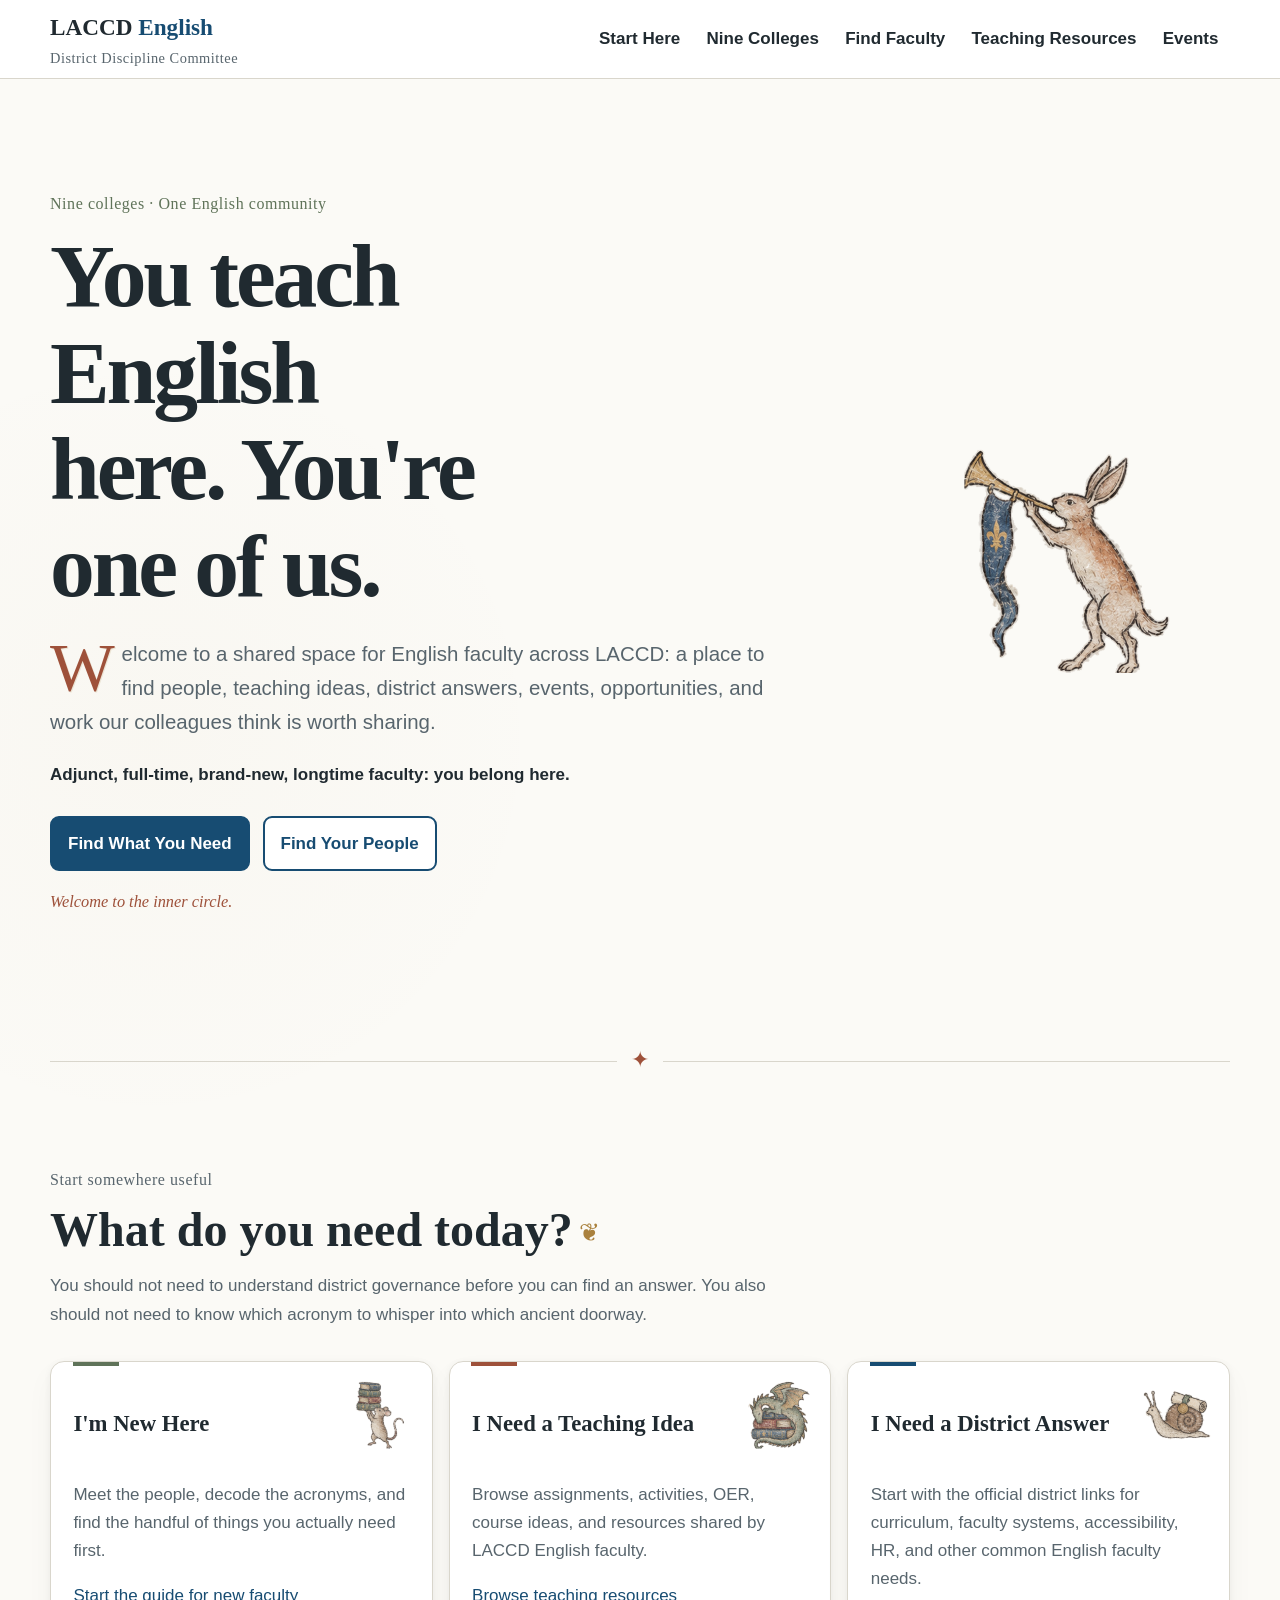
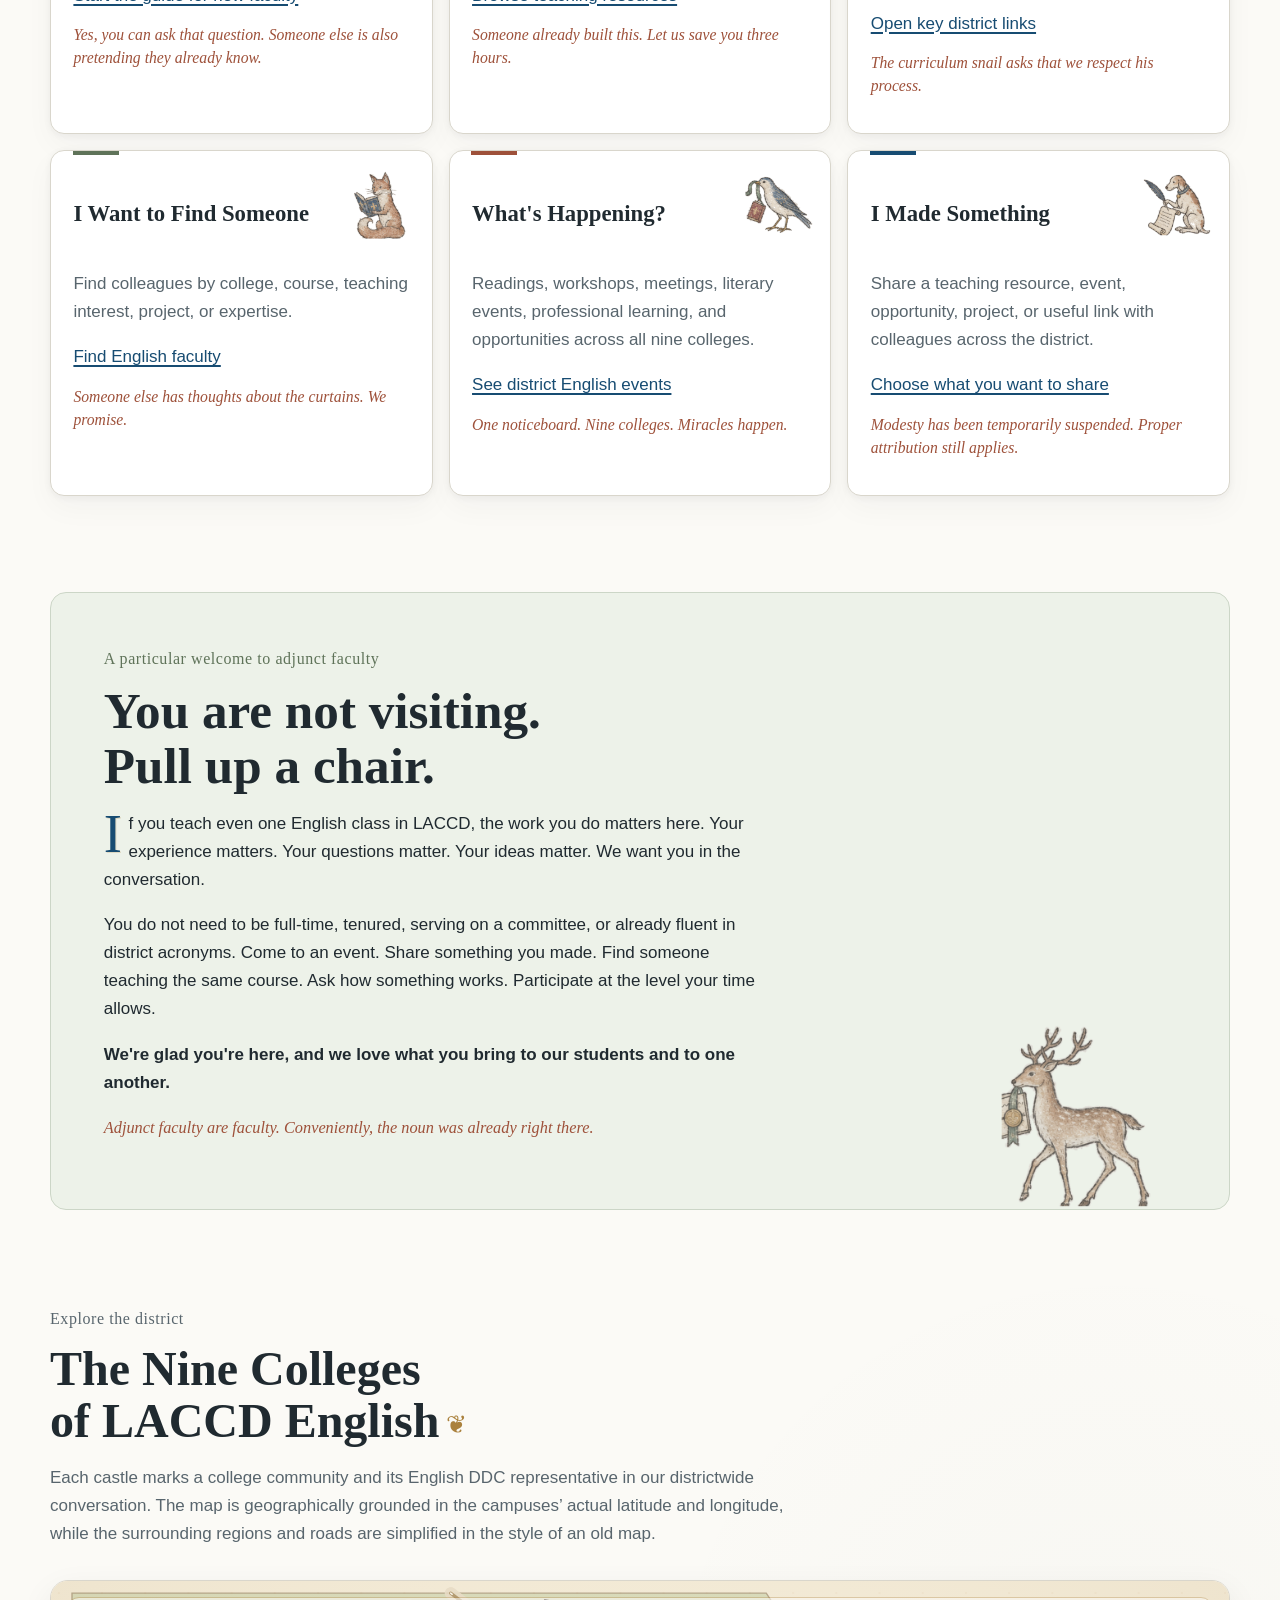
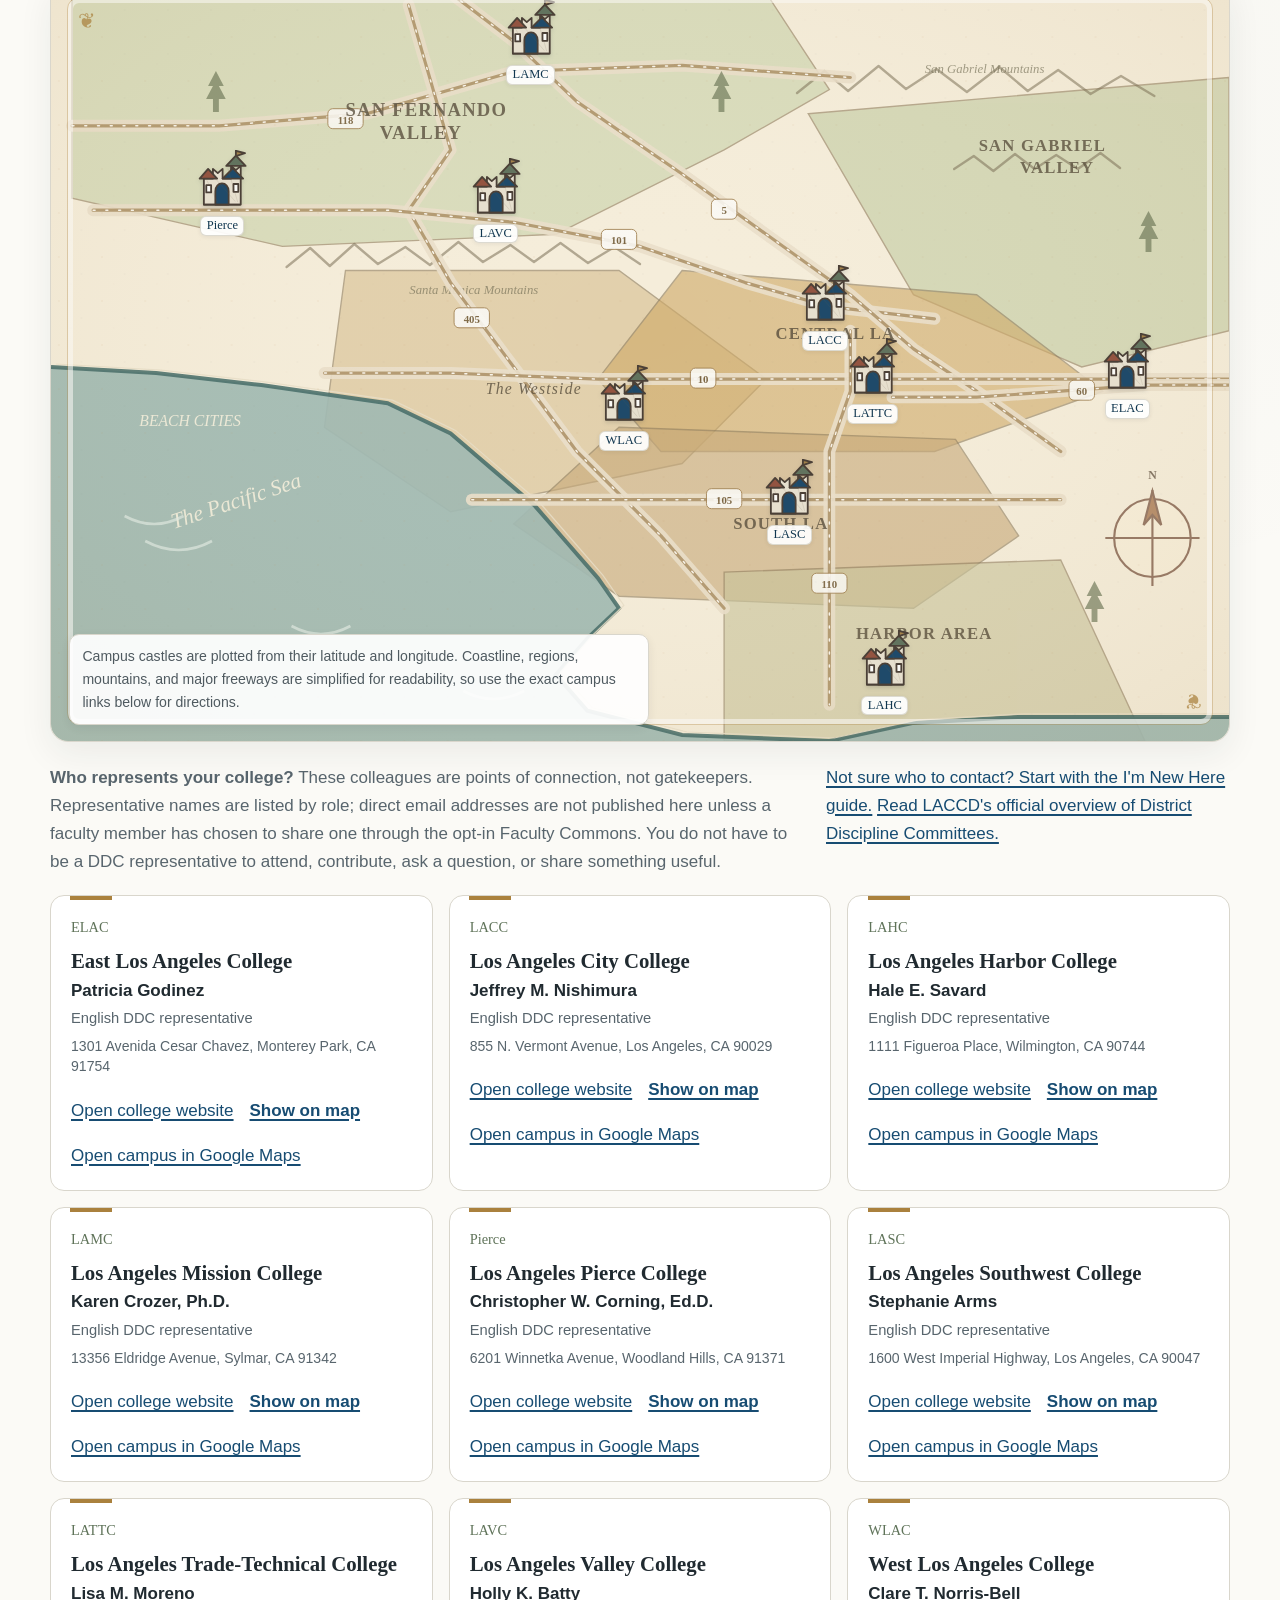
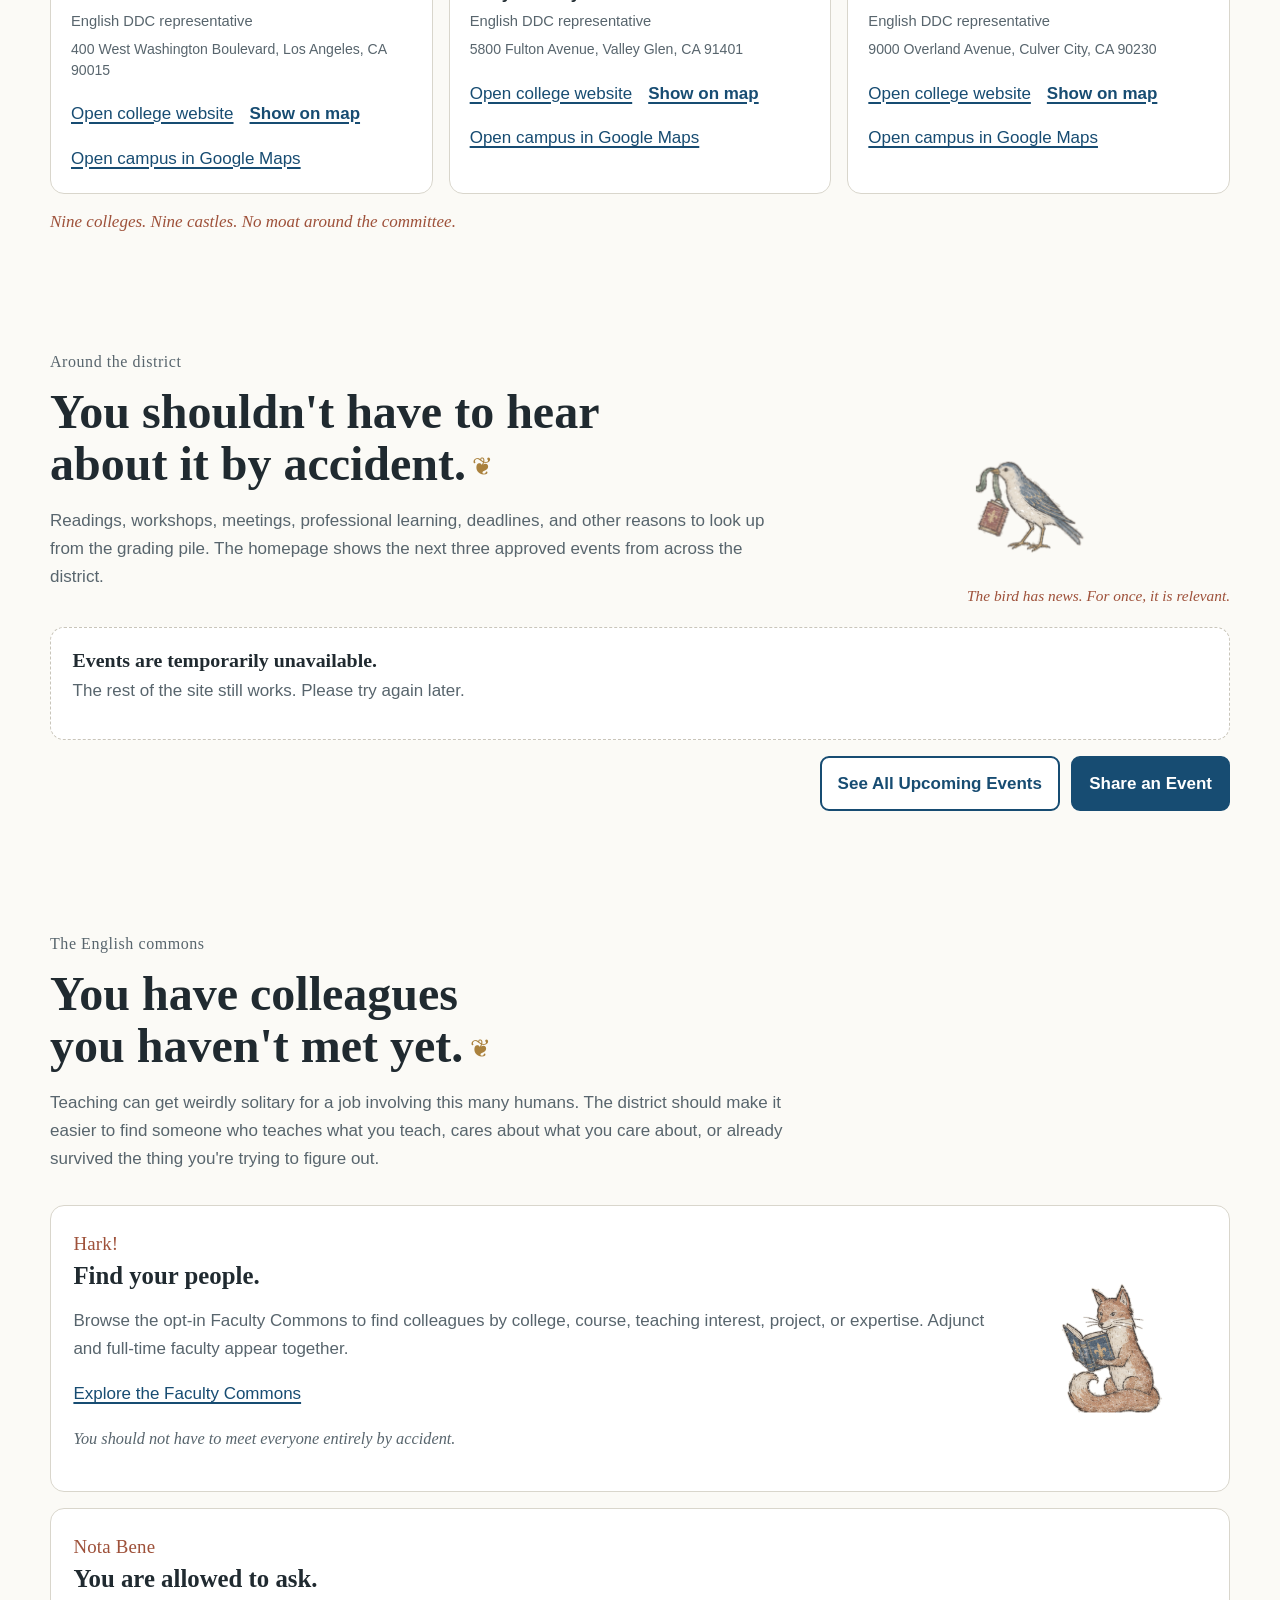
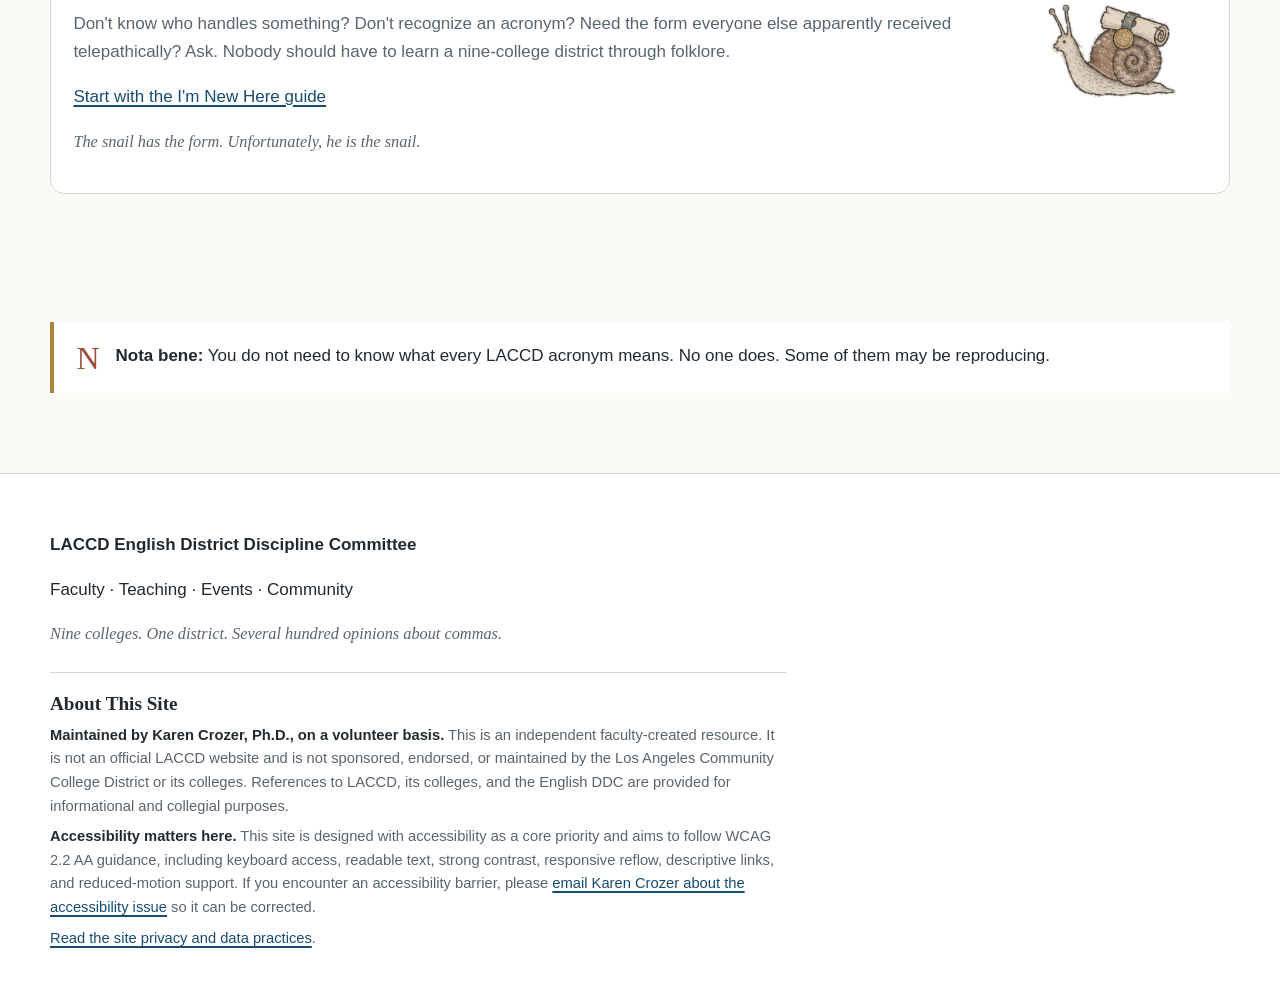
<file: index.html>
<!doctype html>
<html lang="en">
<head>
<meta charset="utf-8">
<meta name="viewport" content="width=device-width, initial-scale=1">

<meta name="referrer" content="no-referrer">
<title>LACCD English District Discipline Committee</title>
<meta name="description" content="A welcoming districtwide commons for LACCD English faculty: people, teaching ideas, events, district answers, and shared work.">
<link rel="icon" type="image/png" href="Englishfavicon.png">

<!-- Typography uses local/system font stacks only; no remote font request is required. -->
<style>
:root {
  --vellum: #fbfaf6;
  --paper: #ffffff;
  --ink: #202a30;
  --muted: #58656d;
  --blue: #174c72;
  --blue-dark: #10364f;
  --green: #5f7359;
  --green-soft: #edf2e9;
  --rust: #9e513a;
  --rust-soft: #f8eee9;
  --gold: #aa813d;
  --line: #d9d6cc;
  --focus: #005fcc;
  --body: "Aptos", "Segoe UI", Arial, sans-serif;
  --literary: "Iowan Old Style", "Palatino Linotype", Georgia, serif;
  --oldbook: "Iowan Old Style", "Palatino Linotype", Georgia, serif;
  --oldbook-sc: "Iowan Old Style", Georgia, serif;
  --medieval: "Old English Text MT", Georgia, serif;
  --welcome-initial: "Iowan Old Style", Georgia, serif;
}
* { box-sizing: border-box; }
html { scroll-behavior: smooth; }
body {
  margin: 0;
  color: var(--ink);
  background:
    radial-gradient(circle at 12% 10%, rgb(170 129 61 / .025), transparent 25rem),
    radial-gradient(circle at 87% 45%, rgb(96 116 90 / .025), transparent 30rem),
    var(--vellum);
  font-family: var(--body);
  font-size: 1.0625rem;
  line-height: 1.65;
}
a { color: var(--blue); text-decoration-thickness: .11em; text-underline-offset: .18em; }
a:hover { color: var(--blue-dark); }
a:focus-visible, button:focus-visible { outline: 3px solid var(--focus); outline-offset: 4px; border-radius: 5px; }
.skip-link { position: absolute; left: 1rem; top: -5rem; z-index: 1000; padding: .75rem 1rem; color: white; background: var(--blue-dark); }
.skip-link:focus { top: 0; }
.wrap { width: min(1180px, calc(100% - 2rem)); margin-inline: auto; }

.site-header { background: rgb(255 255 255 / .96); border-bottom: 1px solid var(--line); }
.header-inner { min-height: 78px; display: flex; align-items: center; justify-content: space-between; gap: 2rem; }
.brand { color: var(--ink); text-decoration: none; }
.brand-main { display: block; font-family: var(--literary); font-size: 1.45rem; font-weight: 750; }
.brand-main span { color: var(--blue); }
.brand-small { display: block; margin-top: .05rem; color: var(--muted); font-family: var(--oldbook-sc); font-size: .9rem; font-weight: 400; letter-spacing: .035em; }
nav ul { display: flex; flex-wrap: wrap; gap: .2rem; margin: 0; padding: 0; list-style: none; }
nav a { display: block; padding: .65rem .72rem; color: var(--ink); border-radius: 7px; font-weight: 750; text-decoration: none; }
nav a:hover { background: var(--green-soft); }

.hero { display: grid; grid-template-columns: minmax(0, 1.55fr) minmax(235px, .65fr); gap: clamp(2rem, 6vw, 5rem); align-items: center; padding-block: clamp(4rem, 9vw, 7rem); }
.eyebrow { margin: 0 0 .65rem; color: var(--green); font-family: var(--oldbook-sc); font-size: 1rem; font-weight: 400; letter-spacing: .035em; }
h1,h2,h3 { font-family: var(--literary); line-height: 1.08; text-wrap: balance; }
.section-intro h2::after { content: "  ❦"; color: var(--gold); font-family: var(--oldbook); font-size: .52em; font-weight: 400; vertical-align: .18em; }
.hero h1 em { color: var(--blue); font-family: var(--oldbook); font-style: normal; font-weight: 400; }
h1 { max-width: 12ch; margin: 0; font-size: clamp(3rem, 7vw, 5.7rem); letter-spacing: -.035em; }
.hero-lead { max-width: 63ch; margin-block: 1.4rem; color: var(--muted); font-size: clamp(1.1rem, 2vw, 1.28rem); }
.hero-belong { max-width: 62ch; font-weight: 800; }
.actions { display: flex; flex-wrap: wrap; gap: .8rem; margin-top: 1.7rem; }
.button { min-height: 48px; display: inline-flex; align-items: center; justify-content: center; padding: .72rem 1rem; border: 2px solid var(--blue); border-radius: 9px; font-weight: 800; text-decoration: none; }
.button.primary { color: white; background: var(--blue); }
.button.primary:hover { color: white; background: var(--blue-dark); }
.button.secondary { background: white; }
.marginal-note { margin-top: 1.2rem; color: var(--rust); font-family: var(--oldbook); font-size: 1.02rem; font-style: italic; line-height: 1.5; }
.hero-art { display: grid; place-items: center; min-height: 290px; }
.hero-art img { width: min(260px, 90%); height: auto; filter: saturate(.88) contrast(.96); }

.manuscript-rule { display: flex; align-items: center; gap: .85rem; margin-block: 0 3rem; color: var(--rust); }
.manuscript-rule::before,.manuscript-rule::after { content: ""; height: 1px; flex: 1; background: var(--line); }
.manuscript-rule span { font-family: var(--medieval); font-size: 1.35rem; }

.section { padding-block: 2.5rem 5rem; }
.section-intro { max-width: 740px; margin-bottom: 2rem; }
.section-intro h2 { margin: 0 0 .65rem; font-size: clamp(2rem, 4vw, 3rem); }
.section-intro p { color: var(--muted); }

.need-grid { display: grid; grid-template-columns: repeat(3, minmax(0, 1fr)); gap: 1rem; }
.need-card { position: relative; min-height: 260px; padding: 1.4rem 1.4rem 1.25rem; background: var(--paper); border: 1px solid var(--line); border-radius: 14px; box-shadow: 0 2px 7px rgb(32 42 48 / .05), 0 12px 30px rgb(32 42 48 / .035); overflow: hidden; }
.need-card::before { content: ""; position: absolute; top: 0; left: 1.35rem; width: 46px; height: 4px; background: var(--green); }
.need-card:nth-child(3n+2)::before { background: var(--rust); }
.need-card:nth-child(3n+3)::before { background: var(--blue); }
.need-card h3 { min-height: 78px; display: flex; align-items: center; margin: .1rem 0 .65rem; padding-right: 92px; font-size: 1.42rem; }
.need-card p { color: var(--muted); }
.card-art { position: absolute; top: .9rem; right: .8rem; width: 78px; height: 78px; object-fit: contain; opacity: .9; filter: saturate(.82) contrast(.96); }
.card-note { margin-top: .9rem; color: var(--rust) !important; font-family: var(--oldbook); font-size: .98rem; font-style: italic; line-height: 1.45; }

.belonging-panel { position: relative; margin-block: 1rem 5rem; padding: clamp(1.7rem, 5vw, 3.3rem); background: var(--green-soft); border: 1px solid #ccd6c7; border-radius: 16px; overflow: hidden; }
.belonging-panel h2 { max-width: 18ch; margin: 0 0 1rem; font-size: clamp(2.05rem, 4vw, 3.25rem); }
.belonging-panel p { max-width: 70ch; }
.belonging-panel .warm-line { font-weight: 800; }
.belonging-panel .panel-art { position: absolute; right: clamp(1rem, 4vw, 3rem); bottom: -12px; width: clamp(125px, 18vw, 210px); opacity: .78; filter: saturate(.74) contrast(.95); }
.belonging-panel .text-wrap { padding-right: clamp(0px, 22vw, 250px); }

.illuminated::first-letter { float: left; margin: .08em .12em 0 0; color: var(--blue); font-family: var(--medieval); font-size: 3.2em; line-height: .72; text-shadow: 1px 1px 0 rgb(170 129 61 / .22); }
.welcome-initial::first-letter { font-family: var(--welcome-initial); font-size: 3.35em; font-weight: 400; margin-right: .10em; color: var(--rust); text-shadow: 1px 1px 0 rgb(170 129 61 / .16); }
.medieval-label { display: inline-block; margin-bottom: .25rem; color: var(--rust); font-family: var(--medieval); font-size: 1.18rem; letter-spacing: .01em; }

.feature-row { display: grid; grid-template-columns: minmax(0, 1fr) 170px; gap: 2rem; align-items: center; padding: 1.4rem; background: white; border: 1px solid var(--line); border-radius: 14px; }
.feature-row + .feature-row { margin-top: 1rem; }
.feature-row img { width: 150px; max-height: 150px; object-fit: contain; opacity: .9; filter: saturate(.8) contrast(.96); }
.feature-row h3 { margin: 0 0 .5rem; font-size: 1.55rem; }
.feature-row p { color: var(--muted); }

.nota { display: flex; gap: 1rem; align-items: flex-start; margin-block: 3rem; padding: 1.2rem 1.4rem; background: white; border-left: 4px solid var(--gold); }
.nota-mark { flex: 0 0 auto; color: var(--rust); font-family: var(--medieval); font-size: 2rem; line-height: 1; }
.nota p { margin: 0; }

footer { margin-top: 5rem; background: white; border-top: 1px solid var(--line); }
.footer-inner { padding-block: 2.5rem; }
.footer-joke { color: var(--muted); font-family: var(--oldbook); font-size: 1.02rem; font-style: italic; }
.footer-notes { margin-top: 1.5rem; padding-top: 1.35rem; border-top: 1px solid var(--line); max-width: 78ch; }
.footer-notes h2 { margin: 0 0 .55rem; color: var(--ink); font-family: var(--literary); font-size: 1.2rem; }
.footer-notes p { margin: .45rem 0 0; color: var(--muted); font-size: .92rem; line-height: 1.6; }
.footer-notes strong { color: var(--ink); }



/* The Nine Colleges map and representative directory */
.map-section { padding-block: 1rem 5rem; }
.map-shell { position: relative; border: 1px solid var(--line); border-radius: 18px; overflow: hidden; background: #fbfaf6; box-shadow: 0 12px 34px rgb(32 42 48 / .07); }
.map-stage { position: relative; min-height: clamp(520px, 63.333vw, 760px); background: #f5edda url("assets/map/la-old-map.svg") center / 100% 100% no-repeat; }
.story-map { position: absolute; inset: 0; z-index: 2; }
.map-frame { position: absolute; inset: 16px; z-index: 3; pointer-events: none; border: 1px solid rgb(170 129 61 / .32); border-radius: 12px; box-shadow: inset 0 0 0 5px rgb(251 250 246 / .55); }
.map-frame::before,.map-frame::after { content: "❦"; position: absolute; color: var(--gold); font-family: var(--oldbook); font-size: 1.3rem; opacity: .72; }
.map-frame::before { top: 6px; left: 10px; }
.map-frame::after { right: 10px; bottom: 6px; transform: rotate(180deg); }
.map-note { position: absolute; z-index: 4; left: 1.1rem; bottom: 1rem; max-width: min(580px, calc(100% - 2.2rem)); margin: 0; padding: .6rem .8rem; color: #4f5a60; background: rgb(255 255 255 / .92); border: 1px solid var(--line); border-radius: 10px; font-size: .88rem; box-shadow: 0 3px 10px rgb(32 42 48 / .08); }
.castle-point { position: absolute; transform: translate(-50%, -50%); width: 84px; min-height: 98px; padding: 0; border: 0; background: transparent; color: var(--ink); cursor: pointer; text-align: center; }
.castle-point img { display: block; width: 58px; height: 68px; margin: 0 auto -2px; filter: drop-shadow(0 2px 2px rgb(32 42 48 / .16)) saturate(.82); transition: transform .16s ease; }
.castle-point span { display: inline-block; padding: .06rem .34rem; color: var(--blue-dark); background: rgb(255 255 255 / .92); border: 1px solid rgb(217 214 204 / .9); border-radius: 6px; font-family: var(--oldbook-sc); font-size: .78rem; line-height: 1.25; box-shadow: 0 1px 4px rgb(32 42 48 / .08); }
.castle-point:hover img,.castle-point:focus-visible img { transform: translateY(-4px) scale(1.05); }
.castle-point:focus-visible { outline: 3px solid var(--focus); outline-offset: 5px; border-radius: 9px; }
.map-popover { position: absolute; z-index: 6; width: min(330px, calc(100% - 2rem)); padding: 1rem; background: white; border: 1px solid var(--line); border-radius: 12px; box-shadow: 0 14px 34px rgb(32 42 48 / .18); }
.map-popover[hidden] { display: none; }
.map-popover h3 { margin: 0 0 .35rem; font-size: 1.2rem; }
.map-popover p { margin: .25rem 0; color: var(--muted); }
.map-popover .close-popover { position: absolute; top: .45rem; right: .5rem; width: 36px; height: 36px; border: 0; border-radius: 50%; background: #f3f3ef; color: var(--ink); font: inherit; font-size: 1.2rem; cursor: pointer; }
.map-popover .close-popover:hover { background: var(--green-soft); }

.rep-intro { margin-top: 1.35rem; display: flex; align-items: flex-start; justify-content: space-between; gap: 1rem; }
.rep-intro p { max-width: 760px; margin: 0; color: var(--muted); }
.rep-grid { display: grid; grid-template-columns: repeat(3, minmax(0, 1fr)); gap: 1rem; margin-top: 1.2rem; }
.rep-card { position: relative; padding: 1.25rem; background: white; border: 1px solid var(--line); border-radius: 14px; }
.rep-card::before { content: ""; position: absolute; top: 0; left: 1.2rem; width: 42px; height: 4px; background: var(--gold); }
.rep-card h3 { margin: .15rem 0 .25rem; font-size: 1.3rem; }
.rep-card .college-short { margin: 0 0 .65rem; color: var(--green); font-family: var(--oldbook-sc); font-size: .9rem; }
.rep-card .rep-name { margin: 0; color: var(--ink); font-weight: 800; }
.rep-card .rep-role { margin: .1rem 0 .35rem; color: var(--muted); font-size: .92rem; }
.rep-card .rep-address { margin: 0 0 .75rem; color: var(--muted); font-size: .88rem; line-height: 1.45; }
.rep-card .rep-actions { display: flex; flex-wrap: wrap; gap: .55rem .8rem; align-items: center; }
.rep-card button { min-height: 44px; display: inline-flex; align-items: center; padding: .35rem .2rem; border: 0; background: none; color: var(--blue); font: inherit; font-weight: 700; text-decoration: underline; text-decoration-thickness: .11em; text-underline-offset: .18em; cursor: pointer; }
.rep-card button:hover { color: var(--blue-dark); }
.rep-card .no-email { color: var(--muted); font-size: .9rem; }
.map-joke { margin-top: .9rem; color: var(--rust); font-family: var(--oldbook); font-style: italic; }

@media (max-width: 900px) {
  .map-stage { min-height: 540px; }
  .rep-grid { grid-template-columns: repeat(2, minmax(0, 1fr)); }
}
@media (max-width: 620px) {
  .map-stage { min-height: 540px; }
  .castle-point { width: 72px; }
  .castle-point img { width: 50px; height: 59px; }
  .castle-point span { font-size: .7rem; }
  .rep-grid { grid-template-columns: 1fr; }
}

@media (max-width: 850px) {
  .header-inner { align-items: flex-start; flex-direction: column; padding-block: 1rem; }
  .hero { grid-template-columns: 1fr; }
  .hero-art { min-height: 190px; }
  .need-grid { grid-template-columns: 1fr; }
  .belonging-panel .panel-art { position: static; display: block; width: 135px; margin: 1rem auto 0; }
  .belonging-panel .text-wrap { padding-right: 0; }
  .feature-row { grid-template-columns: 1fr; }
  .feature-row img { width: 125px; }
}
@media (prefers-reduced-motion: reduce) { html { scroll-behavior: auto; } .castle-point img { transition: none; } .castle-point:hover img,.castle-point:focus-visible img { transform: none; } }

/* Decorative type is never used for navigation, buttons, instructions, or long passages. */
.oldbook { font-family: var(--oldbook); }
.oldbook-sc { font-family: var(--oldbook-sc); letter-spacing: .02em; }
.medieval-word { font-family: var(--medieval); font-weight: 700; }
</style>
<link rel="stylesheet" href="assets/css/events.css">
</head>
<body>
<a class="skip-link" href="#main">Skip to main content</a>
<header class="site-header">
  <div class="wrap header-inner">
    <a class="brand" href="index.html">
      <span class="brand-main">LACCD <span>English</span></span>
      <span class="brand-small">District Discipline Committee</span>
    </a>
    <nav aria-label="Main navigation">
      <ul>
        <li><a href="#start">Start Here</a></li>
        <li><a href="#the-nine">Nine Colleges</a></li>
        <li><a href="faculty.html">Find Faculty</a></li>
        <li><a href="resources.html">Teaching Resources</a></li>
        <li><a href="events.html">Events</a></li>
      </ul>
    </nav>
  </div>
</header>

<main id="main" class="wrap">
  <section class="hero" aria-labelledby="welcome-title">
    <div>
      <p class="eyebrow">Nine colleges · One English community</p>
      <h1 id="welcome-title">You teach English here. You're one of us.</h1>
      <p class="hero-lead illuminated welcome-initial">Welcome to a shared space for English faculty across LACCD: a place to find people, teaching ideas, district answers, events, opportunities, and work our colleagues think is worth sharing.</p>
      <p class="hero-belong">Adjunct, full-time, brand-new, longtime faculty: you belong here.</p>
      <div class="actions">
        <a class="button primary" href="#start">Find What You Need</a>
        <a class="button secondary" href="faculty.html">Find Your People</a>
      </div>
      <p class="marginal-note">Welcome to the inner circle.</p>
    </div>
    <div class="hero-art" aria-hidden="true">
      <img src="assets/marginalia/herald-rabbit-flipped.png" alt="">
    </div>
  </section>

  <div class="manuscript-rule" aria-hidden="true"><span>✦</span></div>

  <section id="start" class="section" aria-labelledby="need-title">
    <div class="section-intro">
      <p class="eyebrow">Start somewhere useful</p>
      <h2 id="need-title">What do you need today?</h2>
      <p>You should not need to understand district governance before you can find an answer. You also should not need to know which acronym to whisper into which ancient doorway.</p>
    </div>

    <div class="need-grid">
      <article class="need-card">
        <img class="card-art" src="assets/marginalia/scholar-mouse-flipped.png" alt="" aria-hidden="true">
        <h3>I'm New Here</h3>
        <p>Meet the people, decode the acronyms, and find the handful of things you actually need first.</p>
        <a href="new-faculty.html">Start the guide for new faculty</a>
        <p class="card-note">Yes, you can ask that question. Someone else is also pretending they already know.</p>
      </article>

      <article class="need-card" id="teaching">
        <img class="card-art" src="assets/marginalia/keeper-dragon-flipped.png" alt="" aria-hidden="true">
        <h3>I Need a Teaching Idea</h3>
        <p>Browse assignments, activities, OER, course ideas, and resources shared by LACCD English faculty.</p>
        <a href="resources.html">Browse teaching resources</a>
        <p class="card-note">Someone already built this. Let us save you three hours.</p>
      </article>

      <article class="need-card" id="district">
        <img class="card-art" src="assets/marginalia/messenger-snail-flipped.png" alt="" aria-hidden="true">
        <h3>I Need a District Answer</h3>
        <p>Start with the official district links for curriculum, faculty systems, accessibility, HR, and other common English faculty needs.</p>
        <a href="new-faculty.html#official">Open key district links</a>
        <p class="card-note">The curriculum snail asks that we respect his process.</p>
      </article>

      <article class="need-card">
        <img class="card-art" src="assets/marginalia/reader-fox-flipped.png" alt="" aria-hidden="true">
        <h3>I Want to Find Someone</h3>
        <p>Find colleagues by college, course, teaching interest, project, or expertise.</p>
        <a href="faculty.html">Find English faculty</a>
        <p class="card-note">Someone else has thoughts about the curtains. We promise.</p>
      </article>

      <article class="need-card">
        <img class="card-art" src="assets/marginalia/storyteller-bird-flipped.png" alt="" aria-hidden="true">
        <h3>What's Happening?</h3>
        <p>Readings, workshops, meetings, literary events, professional learning, and opportunities across all nine colleges.</p>
        <a href="events.html">See district English events</a>
        <p class="card-note">One noticeboard. Nine colleges. Miracles happen.</p>
      </article>

      <article class="need-card" id="share">
        <img class="card-art" src="assets/marginalia/scribe-dog-flipped.png" alt="" aria-hidden="true">
        <h3>I Made Something</h3>
        <p>Share a teaching resource, event, opportunity, project, or useful link with colleagues across the district.</p>
        <a href="resources.html#share">Choose what you want to share</a>
        <p class="card-note">Modesty has been temporarily suspended. Proper attribution still applies.</p>
      </article>
    </div>
  </section>

  <section class="belonging-panel" aria-labelledby="belong-title">
    <div class="text-wrap">
      <p class="eyebrow">A particular welcome to adjunct faculty</p>
      <h2 id="belong-title">You are not visiting. Pull up a chair.</h2>
      <p class="illuminated">If you teach even one English class in LACCD, the work you do matters here. Your experience matters. Your questions matter. Your ideas matter. We want you in the conversation.</p>
      <p>You do not need to be full-time, tenured, serving on a committee, or already fluent in district acronyms. Come to an event. Share something you made. Find someone teaching the same course. Ask how something works. Participate at the level your time allows.</p>
      <p class="warm-line">We're glad you're here, and we love what you bring to our students and to one another.</p>
      <p class="marginal-note">Adjunct faculty are faculty. Conveniently, the noun was already right there.</p>
    </div>
    <img class="panel-art" src="assets/marginalia/carrier-deer-flipped.png" alt="" aria-hidden="true">
  </section>

  <section id="the-nine" class="map-section" aria-labelledby="map-title">
    <div class="section-intro">
      <p class="eyebrow">Explore the district</p>
      <h2 id="map-title">The Nine Colleges of LACCD English</h2>
      <p>Each castle marks a college community and its English DDC representative in our districtwide conversation. The map is geographically grounded in the campuses’ actual latitude and longitude, while the surrounding regions and roads are simplified in the style of an old map.</p>
    </div>

    <div class="map-shell">
      <div class="map-stage" id="map-stage">
        <div class="story-map" id="story-map" aria-label="Illustrated map showing the nine LACCD colleges"></div>
        <div class="map-frame" aria-hidden="true"></div>
        <div class="map-popover" id="map-popover" hidden>
          <button class="close-popover" type="button" aria-label="Close college details">×</button>
          <div id="map-popover-content"></div>
        </div>
        <p class="map-note">Campus castles are plotted from their latitude and longitude. Coastline, regions, mountains, and major freeways are simplified for readability, so use the exact campus links below for directions.</p>
      </div>
    </div>

    <div class="rep-intro">
      <p><strong>Who represents your college?</strong> These colleagues are points of connection, not gatekeepers. Representative names are listed by role; direct email addresses are not published here unless a faculty member has chosen to share one through the opt-in Faculty Commons. You do not have to be a DDC representative to attend, contribute, ask a question, or share something useful.</p>
      <p><a href="new-faculty.html">Not sure who to contact? Start with the I'm New Here guide.</a> <a href="https://www.laccd.edu/governance/das/ddc" target="_blank" rel="noopener noreferrer">Read LACCD's official overview of District Discipline Committees.</a></p>
    </div>

    <div class="rep-grid" id="representative-directory" aria-label="English DDC representatives by college"></div>
    <p class="map-joke">Nine colleges. Nine castles. No moat around the committee.</p>
  </section>

  <section id="around-district" class="events-section" aria-labelledby="around-district-title">
    <div class="events-heading-row">
      <div class="section-intro">
        <p class="eyebrow">Around the district</p>
        <h2 id="around-district-title">You shouldn't have to hear about it by accident.</h2>
        <p>Readings, workshops, meetings, professional learning, deadlines, and other reasons to look up from the grading pile. The homepage shows the next three approved events from across the district.</p>
      </div>
      <div aria-hidden="true">
        <img class="event-bird" src="assets/marginalia/storyteller-bird-flipped.png" alt="">
        <p class="event-bird-note">The bird has news. For once, it is relevant.</p>
      </div>
    </div>

    <div class="events-list" data-events-list data-limit="3">
      <div class="event-empty">
        <h3>Loading upcoming events...</h3>
        <p>The bird is checking the noticeboard.</p>
      </div>
    </div>

    <div class="events-heading-actions event-more">
      <a class="button secondary" href="events.html">See All Upcoming Events</a>
      <a class="button primary" data-event-submit-link data-hide-when-unconfigured="true" href="https://docs.google.com/forms/d/e/1FAIpQLSdhQcGBi2odYj0Aj0pFjjPSua_aeKBdZKRg2Zn6iF6j57-1Ug/viewform" target="_blank" rel="noopener noreferrer">Share an Event</a>
    </div>
  </section>

  <section class="section" aria-labelledby="commons-title">
    <div class="section-intro">
      <p class="eyebrow">The English commons</p>
      <h2 id="commons-title">You have colleagues you haven't met yet.</h2>
      <p>Teaching can get weirdly solitary for a job involving this many humans. The district should make it easier to find someone who teaches what you teach, cares about what you care about, or already survived the thing you're trying to figure out.</p>
    </div>

    <div class="feature-row">
      <div>
        <span class="medieval-label" aria-hidden="true">Hark!</span>
        <h3>Find your people.</h3>
        <p>Browse the opt-in Faculty Commons to find colleagues by college, course, teaching interest, project, or expertise. Adjunct and full-time faculty appear together.</p>
        <a href="faculty.html">Explore the Faculty Commons</a>
        <p class="marginal-note">You should not have to meet everyone entirely by accident.</p>
      </div>
      <img src="assets/marginalia/reader-fox-flipped.png" alt="" aria-hidden="true">
    </div>

    <div class="feature-row">
      <div>
        <span class="medieval-label" aria-hidden="true">Nota Bene</span>
        <h3>You are allowed to ask.</h3>
        <p>Don't know who handles something? Don't recognize an acronym? Need the form everyone else apparently received telepathically? Ask. Nobody should have to learn a nine-college district through folklore.</p>
        <a href="new-faculty.html">Start with the I'm New Here guide</a>
        <p class="marginal-note">The snail has the form. Unfortunately, he is the snail.</p>
      </div>
      <img src="assets/marginalia/messenger-snail-flipped.png" alt="" aria-hidden="true">
    </div>
  </section>

  <aside class="nota" aria-label="A note about acronyms">
    <span class="nota-mark" aria-hidden="true">N</span>
    <p><strong>Nota bene:</strong> You do not need to know what every LACCD acronym means. No one does. Some of them may be reproducing.</p>
  </aside>
</main>

<footer>
  <div class="wrap footer-inner">
    <p><strong>LACCD English District Discipline Committee</strong></p>
    <p>Faculty · Teaching · Events · Community</p>
    <p class="footer-joke">Nine colleges. One district. Several hundred opinions about commas.</p>

    <section class="footer-notes" aria-labelledby="about-site-heading">
      <h2 id="about-site-heading">About This Site</h2>
      <p><strong>Maintained by Karen Crozer, Ph.D., on a volunteer basis.</strong> This is an independent faculty-created resource. It is not an official LACCD website and is not sponsored, endorsed, or maintained by the Los Angeles Community College District or its colleges. References to LACCD, its colleges, and the English DDC are provided for informational and collegial purposes.</p>
      <p><strong>Accessibility matters here.</strong> This site is designed with accessibility as a core priority and aims to follow WCAG 2.2 AA guidance, including keyboard access, readable text, strong contrast, responsive reflow, descriptive links, and reduced-motion support. If you encounter an accessibility barrier, please <a href="mailto:crozerkj@laccd.edu">email Karen Crozer about the accessibility issue</a> so it can be corrected.</p>
          <p><a href="privacy.html">Read the site privacy and data practices</a>.</p>
    </section>
  </div>
</footer>

<script src="config.js"></script>
<script src="assets/js/events.js"></script>
<script>
const colleges = [
  { id: "elac", short: "ELAC", name: "East Los Angeles College", rep: "Patricia Godinez", website: "https://www.elac.edu/", address: "1301 Avenida Cesar Chavez, Monterey Park, CA 91754", lat: 34.0327, lng: -118.1483 },
  { id: "lacc", short: "LACC", name: "Los Angeles City College", rep: "Jeffrey M. Nishimura", website: "https://www.lacc.edu/", address: "855 N. Vermont Avenue, Los Angeles, CA 90029", lat: 34.0889, lng: -118.2921 },
  { id: "lahc", short: "LAHC", name: "Los Angeles Harbor College", rep: "Hale E. Savard", website: "https://www.lahc.edu/", address: "1111 Figueroa Place, Wilmington, CA 90744", lat: 33.7828, lng: -118.2636 },
  { id: "lamc", short: "LAMC", name: "Los Angeles Mission College", rep: "Karen Crozer, Ph.D.", website: "https://www.lamission.edu/", address: "13356 Eldridge Avenue, Sylmar, CA 91342", lat: 34.3146, lng: -118.4320 },
  { id: "pierce", short: "Pierce", name: "Los Angeles Pierce College", rep: "Christopher W. Corning, Ed.D.", website: "https://www.lapc.edu/", address: "6201 Winnetka Avenue, Woodland Hills, CA 91371", lat: 34.1842, lng: -118.5785 },
  { id: "lasc", short: "LASC", name: "Los Angeles Southwest College", rep: "Stephanie Arms", website: "https://www.lasc.edu/", address: "1600 West Imperial Highway, Los Angeles, CA 90047", lat: 33.9281, lng: -118.3090 },
  { id: "lattc", short: "LATTC", name: "Los Angeles Trade-Technical College", rep: "Lisa M. Moreno", website: "https://www.lattc.edu/", address: "400 West Washington Boulevard, Los Angeles, CA 90015", lat: 34.0284, lng: -118.2694 },
  { id: "lavc", short: "LAVC", name: "Los Angeles Valley College", rep: "Holly K. Batty", website: "https://www.lavc.edu/", address: "5800 Fulton Avenue, Valley Glen, CA 91401", lat: 34.1780, lng: -118.4486 },
  { id: "wlac", short: "WLAC", name: "West Los Angeles College", rep: "Clare T. Norris-Bell", website: "https://www.wlac.edu/", address: "9000 Overland Avenue, Culver City, CA 90230", lat: 34.0058, lng: -118.3877 }
];

const storyMap = document.getElementById("story-map");
const popover = document.getElementById("map-popover");
const popoverContent = document.getElementById("map-popover-content");
const repDirectory = document.getElementById("representative-directory");
const latMin = 33.73, latMax = 34.36, lngMin = -118.66, lngMax = -118.10;
let lastMapTrigger = null;

function googleMapsUrl(college) {
  return "https://www.google.com/maps/search/?api=1&query=" + encodeURIComponent(college.address || college.name);
}

function mapPosition(college) {
  const x = ((college.lng - lngMin) / (lngMax - lngMin)) * 100 + (college.offsetX || 0);
  const y = (1 - ((college.lat - latMin) / (latMax - latMin))) * 100 + (college.offsetY || 0);
  return { x: Math.min(94, Math.max(6, x)), y: Math.min(91, Math.max(8, y)) };
}

function collegeDetailsHtml(college) {
  return `
    <h3>${college.name}</h3>
    <p><strong>English DDC representative:</strong> ${college.rep}</p>
    <p>${college.address}</p>
    <p><a href="${college.website}" target="_blank" rel="noopener noreferrer">Open the ${college.name} website</a></p>
    <p><a href="${googleMapsUrl(college)}" target="_blank" rel="noopener noreferrer">Open ${college.name} in Google Maps</a></p>`;
}

function showStoryPopover(college, button) {
  lastMapTrigger = button;
  popoverContent.innerHTML = collegeDetailsHtml(college);
  popover.hidden = false;
  const stage = document.getElementById("map-stage");
  const stageRect = stage.getBoundingClientRect();
  const buttonRect = button.getBoundingClientRect();
  const popWidth = Math.min(330, stageRect.width - 32);
  let left = buttonRect.left - stageRect.left + (buttonRect.width / 2) - (popWidth / 2);
  left = Math.max(16, Math.min(stageRect.width - popWidth - 16, left));
  let top = buttonRect.bottom - stageRect.top + 8;
  if (top + 225 > stageRect.height) top = Math.max(16, buttonRect.top - stageRect.top - 215);
  popover.style.left = left + "px";
  popover.style.top = top + "px";
  popover.querySelector(".close-popover").focus();
}

function renderStoryMap() {
  storyMap.innerHTML = "";
  colleges.forEach(college => {
    const pos = mapPosition(college);
    const button = document.createElement("button");
    button.type = "button";
    button.className = "castle-point";
    button.style.left = pos.x + "%";
    button.style.top = pos.y + "%";
    button.setAttribute("aria-label", `${college.name}. Representative: ${college.rep}. Show details.`);
    button.innerHTML = `<img src="assets/map/castle-marker.svg" alt=""><span>${college.short}</span>`;
    button.addEventListener("click", () => showStoryPopover(college, button));
    storyMap.appendChild(button);
  });
}

function renderDirectory() {
  repDirectory.innerHTML = colleges.map(college => {
    return `
      <article class="rep-card" id="rep-${college.id}">
        <p class="college-short">${college.short}</p>
        <h3>${college.name}</h3>
        <p class="rep-name">${college.rep}</p>
        <p class="rep-role">English DDC representative</p>
        <p class="rep-address">${college.address}</p>
        <div class="rep-actions">
          <a href="${college.website}" target="_blank" rel="noopener noreferrer">Open college website</a>
          <button type="button" data-show-college="${college.id}">Show on map</button>
          <a href="${googleMapsUrl(college)}" target="_blank" rel="noopener noreferrer">Open campus in Google Maps</a>
        </div>
      </article>`;
  }).join("");

  repDirectory.querySelectorAll("[data-show-college]").forEach(button => {
    button.addEventListener("click", () => focusCollege(button.dataset.showCollege));
  });
}

function focusCollege(id) {
  const college = colleges.find(item => item.id === id);
  if (!college) return;
  const buttons = [...document.querySelectorAll(".castle-point")];
  const index = colleges.findIndex(item => item.id === id);
  const mapButton = buttons[index];
  if (mapButton) {
    mapButton.scrollIntoView({ behavior: "smooth", block: "center" });
    showStoryPopover(college, mapButton);
  }
}

popover.querySelector(".close-popover").addEventListener("click", () => {
  popover.hidden = true;
  if (lastMapTrigger) lastMapTrigger.focus();
});

document.addEventListener("keydown", event => {
  if (event.key === "Escape" && !popover.hidden) {
    popover.hidden = true;
    if (lastMapTrigger) lastMapTrigger.focus();
  }
});

renderStoryMap();
renderDirectory();
</script>

</body>
</html>
</file>
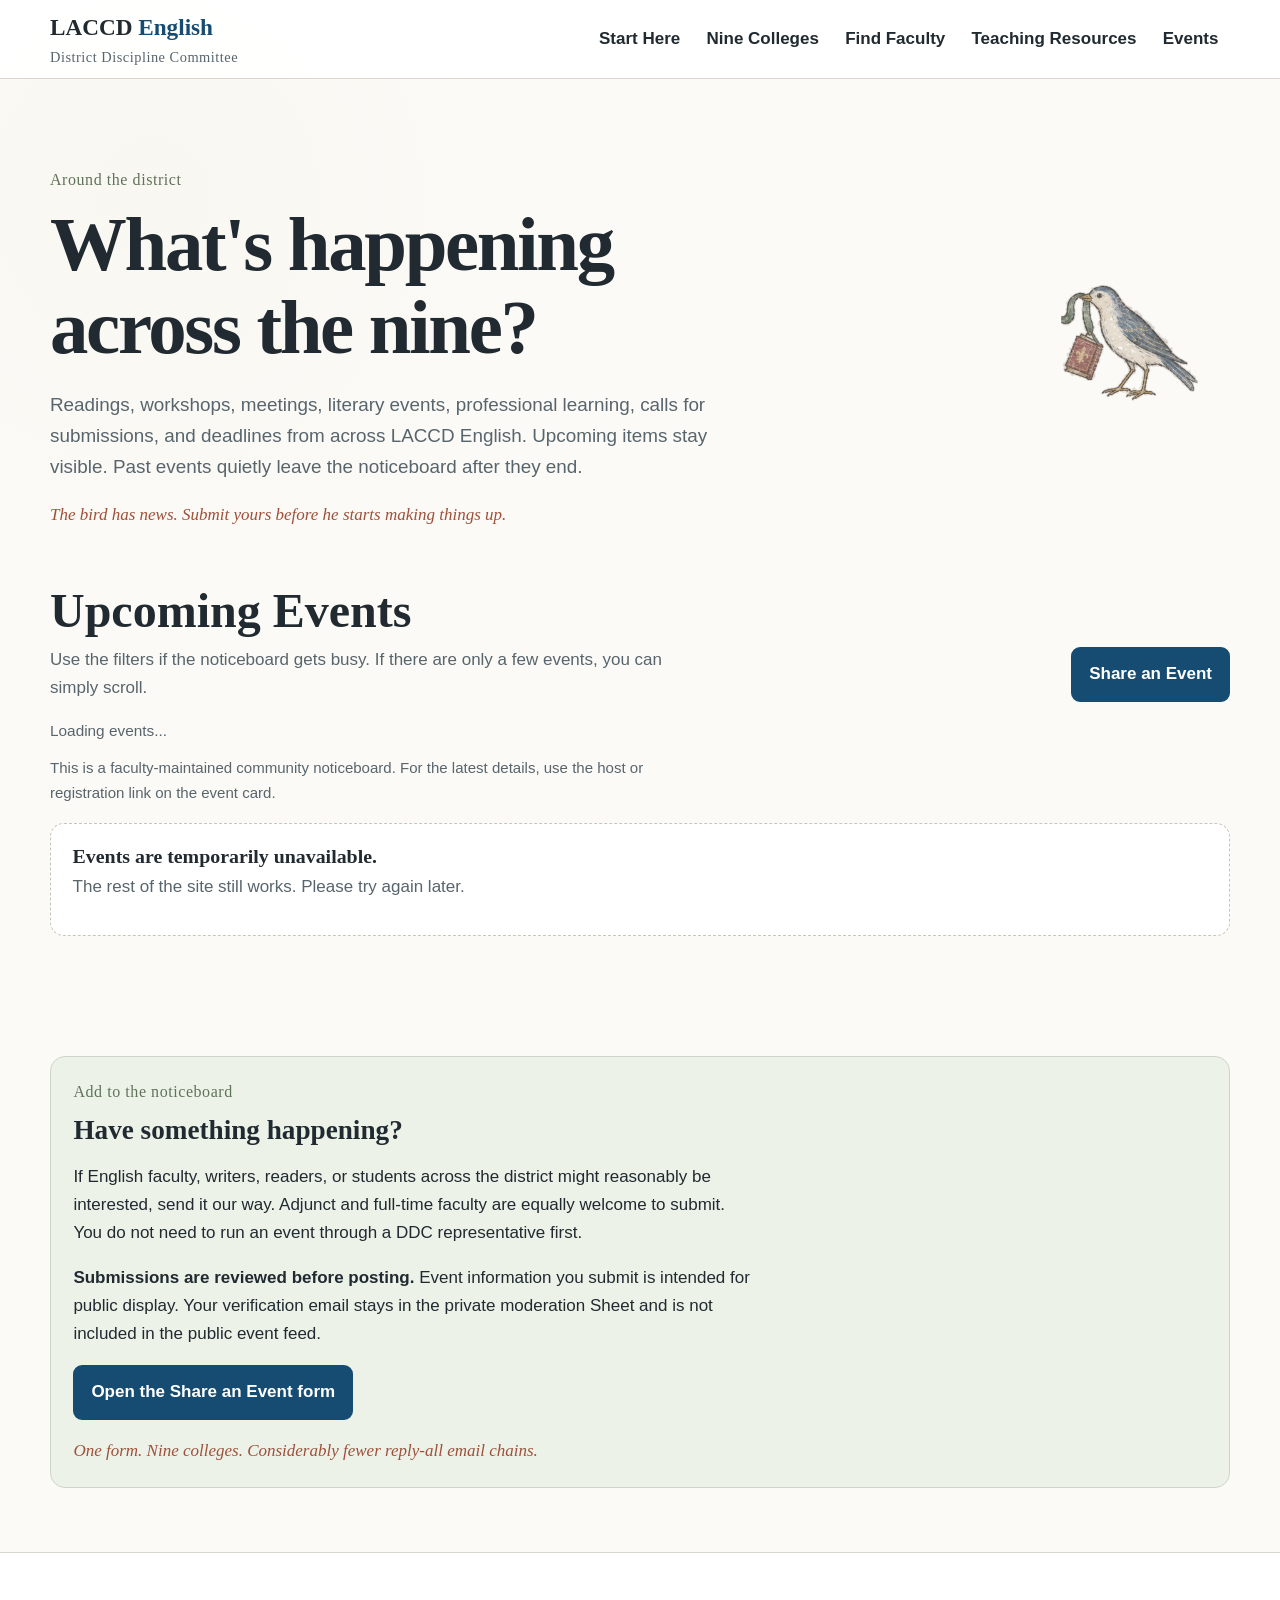
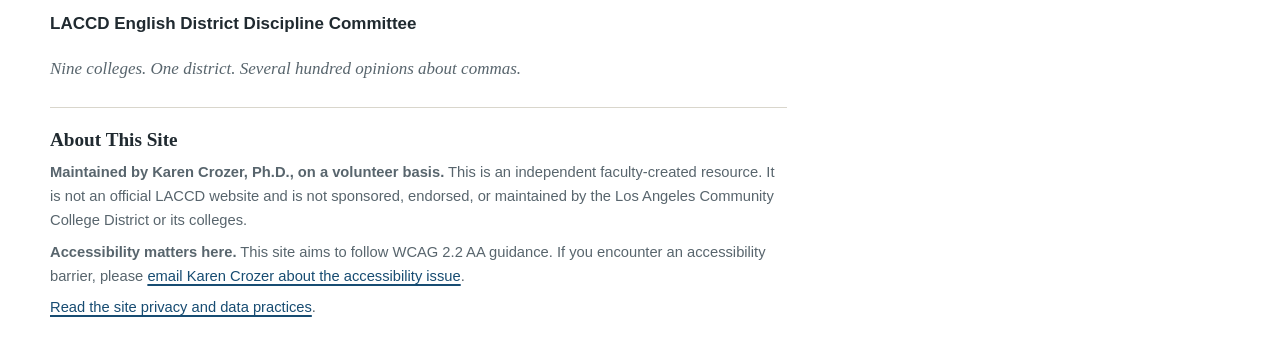
<file: events.html>
<!doctype html>
<html lang="en">
<head>
<meta charset="utf-8">
<meta name="viewport" content="width=device-width, initial-scale=1">

<meta name="referrer" content="no-referrer">
<title>Around the District | LACCD English DDC</title>
<meta name="description" content="Upcoming English faculty, literary, professional learning, and district events across the nine LACCD colleges.">
<link rel="icon" type="image/png" href="Englishfavicon.png">
<style>
:root {
  --vellum:#fbfaf6; --paper:#fff; --ink:#202a30; --muted:#58656d; --blue:#174c72; --blue-dark:#10364f;
  --green:#5f7359; --green-soft:#edf2e9; --rust:#9e513a; --gold:#aa813d; --line:#d9d6cc; --focus:#005fcc;
  --body:"Atkinson Hyperlegible","Aptos","Segoe UI",Arial,sans-serif;
  --literary:"Fraunces","Iowan Old Style","Palatino Linotype",Georgia,serif;
  --oldbook:"IM FELL English","Iowan Old Style",Georgia,serif;
  --oldbook-sc:"IM FELL English SC",Georgia,serif;
  --medieval:"UnifrakturCook","Old English Text MT",Georgia,serif;
}
*{box-sizing:border-box}
html{scroll-behavior:smooth}
body{margin:0;color:var(--ink);background:radial-gradient(circle at 12% 10%,rgb(170 129 61/.025),transparent 25rem),var(--vellum);font-family:var(--body);font-size:1.0625rem;line-height:1.65}
a{color:var(--blue);text-decoration-thickness:.11em;text-underline-offset:.18em}
a:hover{color:var(--blue-dark)}
a:focus-visible,button:focus-visible,input:focus-visible,select:focus-visible{outline:3px solid var(--focus);outline-offset:4px;border-radius:5px}
.skip-link{position:absolute;left:1rem;top:-5rem;z-index:1000;padding:.75rem 1rem;color:#fff;background:var(--blue-dark)}
.skip-link:focus{top:0}
.wrap{width:min(1180px,calc(100% - 2rem));margin-inline:auto}
.site-header{background:rgb(255 255 255/.96);border-bottom:1px solid var(--line)}
.header-inner{min-height:78px;display:flex;align-items:center;justify-content:space-between;gap:2rem}
.brand{color:var(--ink);text-decoration:none}.brand-main{display:block;font-family:var(--literary);font-size:1.45rem;font-weight:750}.brand-main span{color:var(--blue)}
.brand-small{display:block;color:var(--muted);font-family:var(--oldbook-sc);font-size:.9rem;letter-spacing:.035em}
nav ul{display:flex;flex-wrap:wrap;gap:.2rem;margin:0;padding:0;list-style:none}nav a{display:block;padding:.65rem .72rem;color:var(--ink);border-radius:7px;font-weight:750;text-decoration:none}nav a:hover{background:var(--green-soft)}
.page-hero{display:grid;grid-template-columns:minmax(0,1.5fr) 180px;gap:2rem;align-items:center;padding-block:clamp(3.5rem,7vw,5.5rem) 2.5rem}
.eyebrow{margin:0 0 .65rem;color:var(--green);font-family:var(--oldbook-sc);font-size:1rem;letter-spacing:.035em}
h1,h2,h3{font-family:var(--literary);line-height:1.08;text-wrap:balance}h1{max-width:15ch;margin:0;font-size:clamp(2.7rem,6vw,4.9rem);letter-spacing:-.03em}.page-lead{max-width:67ch;color:var(--muted);font-size:1.18rem}.bird{width:160px;max-width:100%;opacity:.82;filter:saturate(.78) contrast(.96)}
.marginal-note{margin:.4rem 0 0;color:var(--rust);font-family:var(--oldbook);font-style:italic}
.button{min-height:48px;display:inline-flex;align-items:center;justify-content:center;padding:.72rem 1rem;border:2px solid var(--blue);border-radius:9px;font-weight:800;text-decoration:none}.button.primary{color:#fff;background:var(--blue)}.button.primary:hover{color:#fff;background:var(--blue-dark)}.button.secondary{background:#fff}.button.is-disabled{opacity:.65;pointer-events:none}
.events-wrap{padding-block:1rem 5rem}.events-intro{display:flex;justify-content:space-between;align-items:end;gap:1rem;margin-bottom:1rem}.events-intro h2{margin:0;font-size:clamp(2rem,4vw,3rem)}.events-intro p{max-width:66ch;margin:.55rem 0 0;color:var(--muted)}
.share-panel{margin:2.5rem 0 0;padding:1.4rem;background:var(--green-soft);border:1px solid #ccd6c7;border-radius:15px}.share-panel h2{margin:0 0 .4rem;font-size:1.7rem}.share-panel p{max-width:72ch}.share-panel .marginal-note{margin-top:.8rem}
footer{margin-top:4rem;background:#fff;border-top:1px solid var(--line)}.footer-inner{padding-block:2.5rem}.footer-joke{color:var(--muted);font-family:var(--oldbook);font-style:italic}.footer-notes{margin-top:1.5rem;padding-top:1.35rem;border-top:1px solid var(--line);max-width:78ch}.footer-notes h2{margin:0 0 .55rem;font-size:1.2rem}.footer-notes p{margin:.45rem 0 0;color:var(--muted);font-size:.92rem}
@media(max-width:780px){.header-inner{align-items:flex-start;flex-direction:column;padding-block:1rem}.page-hero{grid-template-columns:1fr}.bird{width:125px}.events-intro{align-items:flex-start;flex-direction:column}}
@media(prefers-reduced-motion:reduce){html{scroll-behavior:auto}}
</style>
<link rel="stylesheet" href="assets/css/events.css">
</head>
<body>
<a class="skip-link" href="#main">Skip to main content</a>
<header class="site-header">
  <div class="wrap header-inner">
    <a class="brand" href="index.html">
      <span class="brand-main">LACCD <span>English</span></span>
      <span class="brand-small">District Discipline Committee</span>
    </a>
    <nav aria-label="Main navigation">
      <ul>
        <li><a href="index.html#start">Start Here</a></li>
        <li><a href="index.html#the-nine">Nine Colleges</a></li>
        <li><a href="faculty.html">Find Faculty</a></li>
        <li><a href="resources.html">Teaching Resources</a></li>
        <li><a href="events.html" aria-current="page">Events</a></li>
      </ul>
    </nav>
  </div>
</header>

<main id="main" class="wrap">
  <section class="page-hero" aria-labelledby="page-title">
    <div>
      <p class="eyebrow">Around the district</p>
      <h1 id="page-title">What's happening across the nine?</h1>
      <p class="page-lead">Readings, workshops, meetings, literary events, professional learning, calls for submissions, and deadlines from across LACCD English. Upcoming items stay visible. Past events quietly leave the noticeboard after they end.</p>
      <p class="marginal-note">The bird has news. Submit yours before he starts making things up.</p>
    </div>
    <div aria-hidden="true">
      <img class="bird" src="assets/marginalia/storyteller-bird-flipped.png" alt="">
    </div>
  </section>

  <section class="events-wrap" aria-labelledby="upcoming-title">
    <div class="events-intro">
      <div>
        <h2 id="upcoming-title">Upcoming Events</h2>
        <p>Use the filters if the noticeboard gets busy. If there are only a few events, you can simply scroll.</p>
      </div>
      <a class="button primary" data-event-submit-link href="https://docs.google.com/forms/d/e/1FAIpQLSdhQcGBi2odYj0Aj0pFjjPSua_aeKBdZKRg2Zn6iF6j57-1Ug/viewform" target="_blank" rel="noopener noreferrer">Share an Event</a>
    </div>

    <form class="event-filters" data-event-filters hidden aria-label="Filter upcoming events" onsubmit="return false;">
      <div class="event-filter-field">
        <label for="event-search">Search</label>
        <input id="event-search" data-event-filter type="search" placeholder="Title, topic, location...">
      </div>
      <div class="event-filter-field">
        <label for="event-college-filter">College</label>
        <select id="event-college-filter" data-event-filter>
          <option value="">All colleges</option>
        </select>
      </div>
      <div class="event-filter-field">
        <label for="event-type-filter">Event type</label>
        <select id="event-type-filter" data-event-filter>
          <option value="">All event types</option>
        </select>
      </div>
      <button class="event-filter-reset" data-event-filter-reset type="button">Clear filters</button>
    </form>

    <p class="event-count" data-event-count aria-live="polite">Loading events...</p>
    <p class="events-source-note">This is a faculty-maintained community noticeboard. For the latest details, use the host or registration link on the event card.</p>

    <div class="events-list" data-events-list>
      <div class="event-empty">
        <h3>Loading upcoming events...</h3>
        <p>The bird is checking the noticeboard.</p>
      </div>
    </div>
  </section>

  <section id="share-event" class="share-panel" aria-labelledby="share-title">
    <p class="eyebrow">Add to the noticeboard</p>
    <h2 id="share-title">Have something happening?</h2>
    <p>If English faculty, writers, readers, or students across the district might reasonably be interested, send it our way. Adjunct and full-time faculty are equally welcome to submit. You do not need to run an event through a DDC representative first.</p>
    <p><strong>Submissions are reviewed before posting.</strong> Event information you submit is intended for public display. Your verification email stays in the private moderation Sheet and is not included in the public event feed.</p>
    <p><a class="button primary" data-event-submit-link href="https://docs.google.com/forms/d/e/1FAIpQLSdhQcGBi2odYj0Aj0pFjjPSua_aeKBdZKRg2Zn6iF6j57-1Ug/viewform" target="_blank" rel="noopener noreferrer">Open the Share an Event form</a></p>
    <p class="marginal-note">One form. Nine colleges. Considerably fewer reply-all email chains.</p>
  </section>
</main>

<footer>
  <div class="wrap footer-inner">
    <p><strong>LACCD English District Discipline Committee</strong></p>
    <p class="footer-joke">Nine colleges. One district. Several hundred opinions about commas.</p>
    <section class="footer-notes" aria-labelledby="about-site-heading">
      <h2 id="about-site-heading">About This Site</h2>
      <p><strong>Maintained by Karen Crozer, Ph.D., on a volunteer basis.</strong> This is an independent faculty-created resource. It is not an official LACCD website and is not sponsored, endorsed, or maintained by the Los Angeles Community College District or its colleges.</p>
      <p><strong>Accessibility matters here.</strong> This site aims to follow WCAG 2.2 AA guidance. If you encounter an accessibility barrier, please <a href="mailto:crozerkj@laccd.edu">email Karen Crozer about the accessibility issue</a>.</p>
          <p><a href="privacy.html">Read the site privacy and data practices</a>.</p>
    </section>
  </div>
</footer>

<script src="config.js"></script>
<script src="assets/js/events.js"></script>
</body>
</html>
</file>
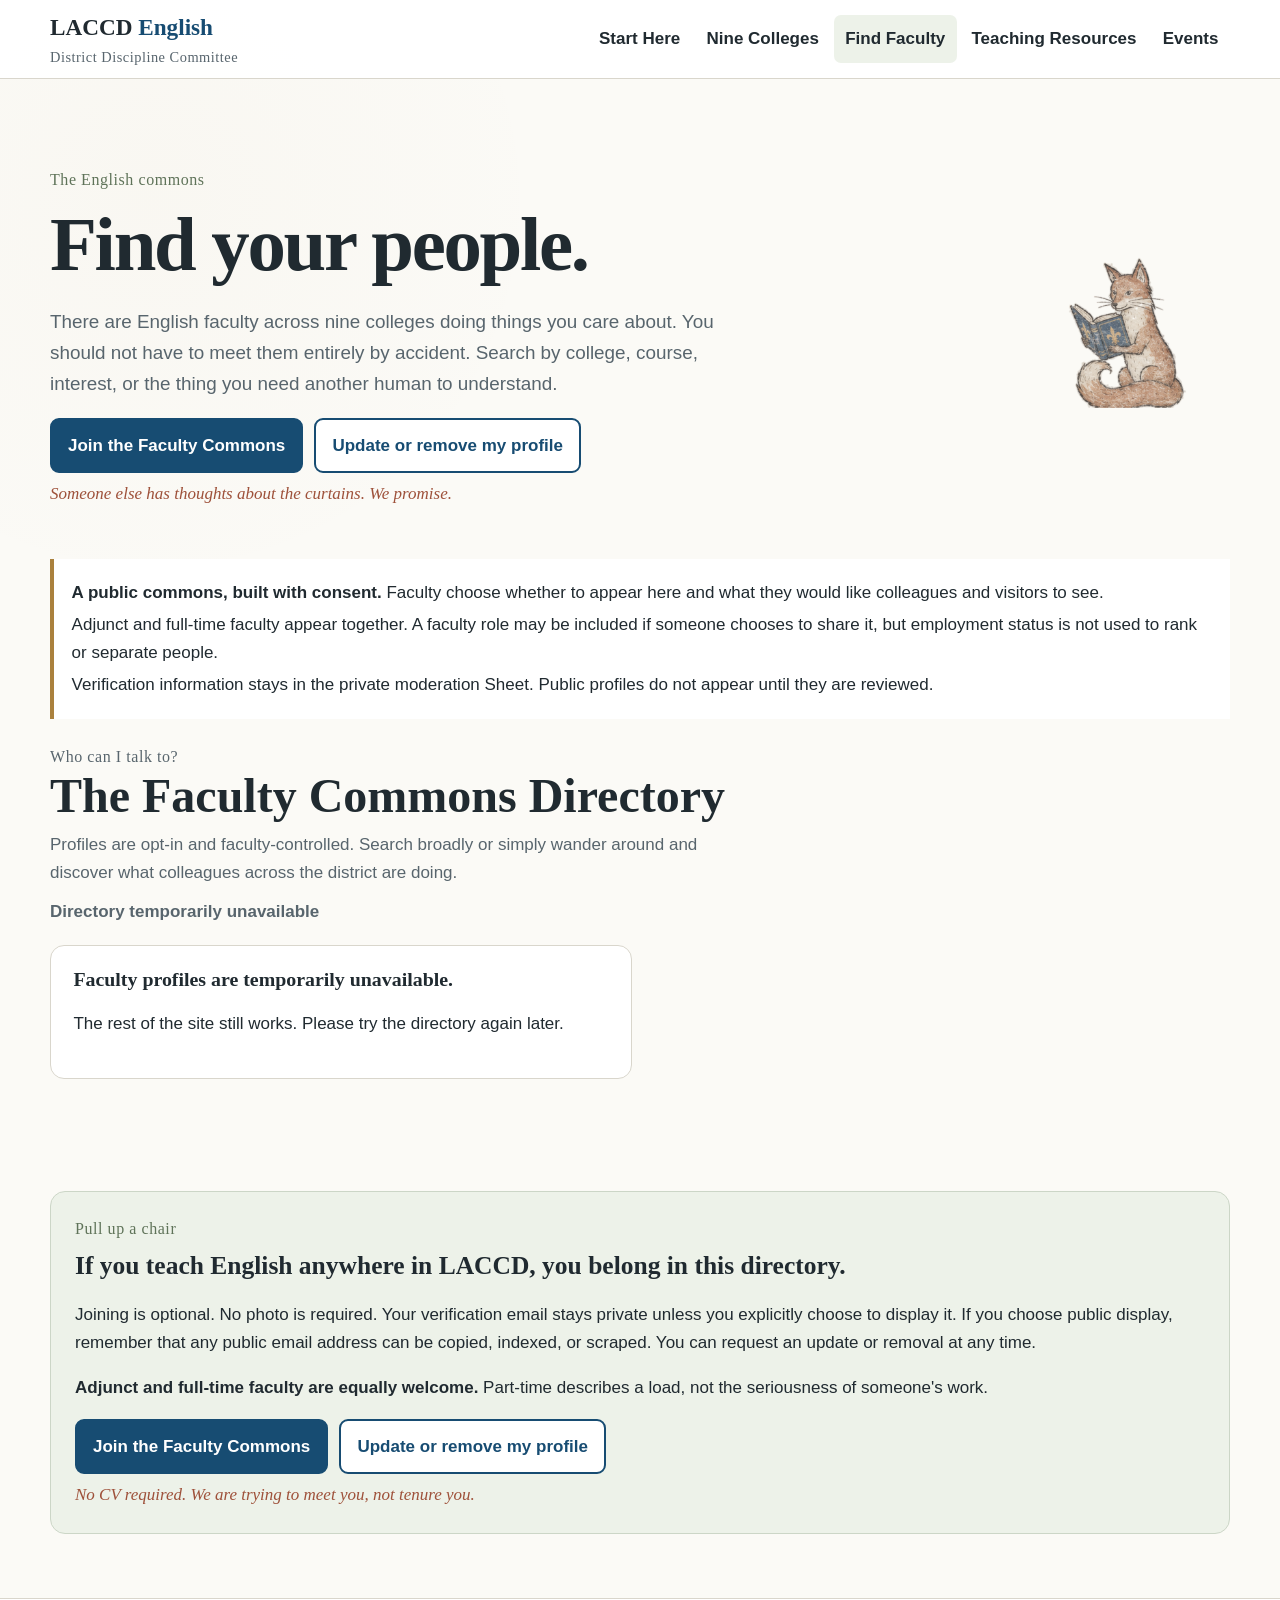
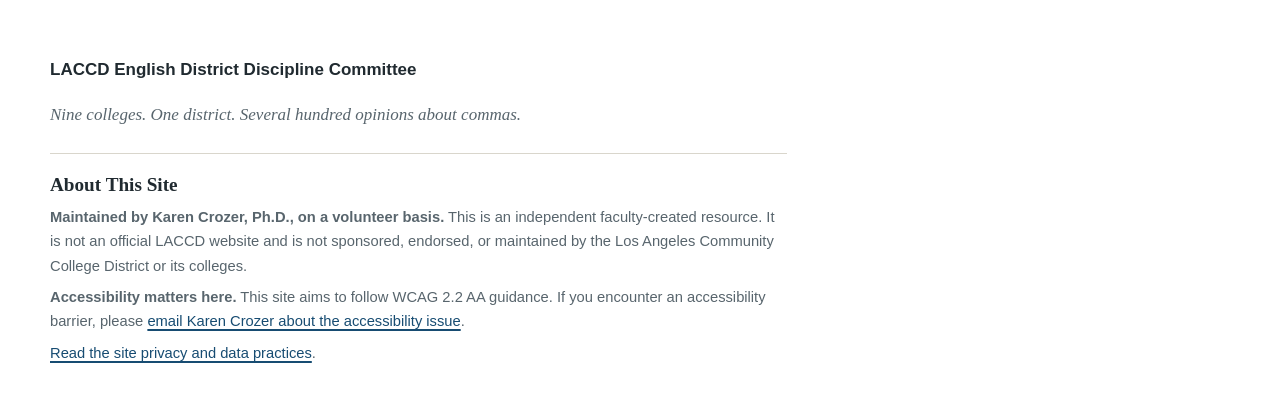
<file: faculty.html>
<!doctype html>
<html lang="en">
<head>
<meta charset="utf-8">
<meta name="viewport" content="width=device-width, initial-scale=1">

<meta name="referrer" content="no-referrer">
<title>Faculty Commons | LACCD English DDC</title>
<meta name="description" content="An opt-in public directory for LACCD English faculty across the nine colleges, organized around teaching, interests, expertise, and connection.">
<link rel="icon" type="image/png" href="Englishfavicon.png">
<style>
:root {
  --vellum:#fbfaf6; --paper:#fff; --ink:#202a30; --muted:#58656d; --blue:#174c72; --blue-dark:#10364f;
  --green:#5f7359; --green-soft:#edf2e9; --rust:#9e513a; --gold:#aa813d; --line:#d9d6cc; --focus:#005fcc;
  --body:"Atkinson Hyperlegible","Aptos","Segoe UI",Arial,sans-serif;
  --literary:"Fraunces","Iowan Old Style","Palatino Linotype",Georgia,serif;
  --oldbook:"IM FELL English","Iowan Old Style",Georgia,serif;
  --oldbook-sc:"IM FELL English SC",Georgia,serif;
  --medieval:"UnifrakturCook","Old English Text MT",Georgia,serif;
}
*{box-sizing:border-box}
html{scroll-behavior:smooth}
body{margin:0;color:var(--ink);background:radial-gradient(circle at 12% 10%,rgb(170 129 61/.025),transparent 25rem),var(--vellum);font-family:var(--body);font-size:1.0625rem;line-height:1.65}
a{color:var(--blue);text-decoration-thickness:.11em;text-underline-offset:.18em}a:hover{color:var(--blue-dark)}
a:focus-visible,button:focus-visible,input:focus-visible,select:focus-visible{outline:3px solid var(--focus);outline-offset:4px;border-radius:5px}
.skip-link{position:absolute;left:1rem;top:-5rem;z-index:1000;padding:.75rem 1rem;color:#fff;background:var(--blue-dark)}.skip-link:focus{top:0}
.wrap{width:min(1180px,calc(100% - 2rem));margin-inline:auto}.site-header{background:rgb(255 255 255/.96);border-bottom:1px solid var(--line)}
.header-inner{min-height:78px;display:flex;align-items:center;justify-content:space-between;gap:2rem}.brand{color:var(--ink);text-decoration:none}.brand-main{display:block;font-family:var(--literary);font-size:1.45rem;font-weight:750}.brand-main span{color:var(--blue)}.brand-small{display:block;color:var(--muted);font-family:var(--oldbook-sc);font-size:.9rem;letter-spacing:.035em}
nav ul{display:flex;flex-wrap:wrap;gap:.2rem;margin:0;padding:0;list-style:none}nav a{display:block;padding:.65rem .72rem;color:var(--ink);border-radius:7px;font-weight:750;text-decoration:none}nav a:hover,nav a[aria-current="page"]{background:var(--green-soft)}
.page-hero{display:grid;grid-template-columns:minmax(0,1.5fr) 190px;gap:2rem;align-items:center;padding-block:clamp(3.5rem,7vw,5.5rem) 2rem}.eyebrow{margin:0 0 .65rem;color:var(--green);font-family:var(--oldbook-sc);font-size:1rem;letter-spacing:.035em}h1,h2,h3{font-family:var(--literary);line-height:1.08;text-wrap:balance}h1{max-width:16ch;margin:0;font-size:clamp(2.7rem,6vw,4.9rem);letter-spacing:-.03em}.page-lead{max-width:68ch;color:var(--muted);font-size:1.18rem}.reader{width:175px;max-width:100%;opacity:.84;filter:saturate(.78) contrast(.96)}
.marginal-note{margin:.4rem 0 0;color:var(--rust);font-family:var(--oldbook);font-style:italic}.button{min-height:48px;display:inline-flex;align-items:center;justify-content:center;padding:.72rem 1rem;border:2px solid var(--blue);border-radius:9px;font-weight:800;text-decoration:none}.button.primary{color:#fff;background:var(--blue)}.button.primary:hover{color:#fff;background:var(--blue-dark)}.button.secondary{background:#fff}.button.is-disabled{opacity:.65;pointer-events:none}.hero-actions{display:flex;flex-wrap:wrap;gap:.7rem;margin-top:1.2rem}
.directory-wrap{padding-block:1rem 4rem}.directory-heading{display:flex;justify-content:space-between;align-items:end;gap:1.25rem}.directory-heading h2{margin:0;font-size:clamp(2rem,4vw,3rem)}.directory-heading p{max-width:70ch;margin:.55rem 0 0;color:var(--muted)}
footer{margin-top:4rem;background:#fff;border-top:1px solid var(--line)}.footer-inner{padding-block:2.5rem}.footer-joke{color:var(--muted);font-family:var(--oldbook);font-style:italic}.footer-notes{margin-top:1.5rem;padding-top:1.35rem;border-top:1px solid var(--line);max-width:78ch}.footer-notes h2{margin:0 0 .55rem;font-size:1.2rem}.footer-notes p{margin:.45rem 0 0;color:var(--muted);font-size:.92rem}
@media(max-width:820px){.header-inner{align-items:flex-start;flex-direction:column;padding-block:1rem}.page-hero{grid-template-columns:1fr}.reader{width:135px}.directory-heading{align-items:flex-start;flex-direction:column}}
@media(prefers-reduced-motion:reduce){html{scroll-behavior:auto}}
</style>
<link rel="stylesheet" href="assets/css/faculty.css">
</head>
<body>
<a class="skip-link" href="#main">Skip to main content</a>
<header class="site-header">
  <div class="wrap header-inner">
    <a class="brand" href="index.html">
      <span class="brand-main">LACCD <span>English</span></span>
      <span class="brand-small">District Discipline Committee</span>
    </a>
    <nav aria-label="Main navigation">
      <ul>
        <li><a href="index.html#start">Start Here</a></li>
        <li><a href="index.html#the-nine">Nine Colleges</a></li>
        <li><a href="faculty.html" aria-current="page">Find Faculty</a></li>
        <li><a href="resources.html">Teaching Resources</a></li>
        <li><a href="events.html">Events</a></li>
      </ul>
    </nav>
  </div>
</header>

<main id="main" class="wrap">
  <section class="page-hero" aria-labelledby="page-title">
    <div>
      <p class="eyebrow">The English commons</p>
      <h1 id="page-title">Find your people.</h1>
      <p class="page-lead">There are English faculty across nine colleges doing things you care about. You should not have to meet them entirely by accident. Search by college, course, interest, or the thing you need another human to understand.</p>
      <div class="hero-actions">
        <a class="button primary" data-faculty-join-link href="https://docs.google.com/forms/d/e/1FAIpQLSfJLQ60SXBYFy4ReTYfv4rw3xNxEfjidYpjxnAVvXPzmrjLFw/viewform" target="_blank" rel="noopener noreferrer">Join the Faculty Commons</a>
        <a class="button secondary" data-faculty-change-link href="https://docs.google.com/forms/d/e/1FAIpQLSduwCyS8PTp7TCNzJ62k41cJZnWwkR24qaTd9kxavohaYPslw/viewform" target="_blank" rel="noopener noreferrer">Update or remove my profile</a>
      </div>
      <p class="marginal-note">Someone else has thoughts about the curtains. We promise.</p>
    </div>
    <div aria-hidden="true"><img class="reader" src="assets/marginalia/reader-fox-flipped.png" alt=""></div>
  </section>

  <aside class="faculty-intro-note" aria-label="How the Faculty Commons works">
    <p><strong>A public commons, built with consent.</strong> Faculty choose whether to appear here and what they would like colleagues and visitors to see.</p>
    <p>Adjunct and full-time faculty appear together. A faculty role may be included if someone chooses to share it, but employment status is not used to rank or separate people.</p>
    <p>Verification information stays in the private moderation Sheet. Public profiles do not appear until they are reviewed.</p>
  </aside>

  <section class="directory-wrap" aria-labelledby="directory-title">
    <div class="directory-heading">
      <div>
        <p class="eyebrow">Who can I talk to?</p>
        <h2 id="directory-title">The Faculty Commons Directory</h2>
        <p>Profiles are opt-in and faculty-controlled. Search broadly or simply wander around and discover what colleagues across the district are doing.</p>
      </div>
    </div>

    <form class="faculty-controls" data-faculty-controls hidden aria-label="Filter faculty profiles" onsubmit="return false;">
      <div class="faculty-controls-grid">
        <div class="faculty-field">
          <label for="faculty-search">Search</label>
          <input id="faculty-search" data-faculty-filter type="search" placeholder="Name, course, topic, interest...">
        </div>
        <div class="faculty-field">
          <label for="faculty-college-filter">College</label>
          <select id="faculty-college-filter" data-faculty-filter><option value="">All colleges</option></select>
        </div>
        <div class="faculty-field">
          <label for="faculty-interest-filter">Interest</label>
          <select id="faculty-interest-filter" data-faculty-filter><option value="">All interests</option></select>
        </div>
        <div class="faculty-field">
          <label for="faculty-connection-filter">Connection preference</label>
          <select id="faculty-connection-filter" data-faculty-filter>
            <option value="">All profiles</option>
            <option value="connect">Open to connecting</option>
            <option value="collaborate">Open to collaboration</option>
            <option value="newer">Happy to talk with newer faculty</option>
          </select>
        </div>
      </div>
      <p><button class="faculty-reset" data-faculty-reset type="button">Clear filters</button></p>
    </form>

    <p class="faculty-count" data-faculty-count aria-live="polite">Loading faculty profiles...</p>
    <div class="faculty-grid" data-faculty-list>
      <div class="faculty-empty">
        <h3>Loading the Commons...</h3>
        <p>The fox is checking who has pulled up a chair.</p>
      </div>
    </div>
  </section>

  <section id="join" class="faculty-join-panel" aria-labelledby="join-title">
    <p class="eyebrow">Pull up a chair</p>
    <h2 id="join-title">If you teach English anywhere in LACCD, you belong in this directory.</h2>
    <p>Joining is optional. No photo is required. Your verification email stays private unless you explicitly choose to display it. If you choose public display, remember that any public email address can be copied, indexed, or scraped. You can request an update or removal at any time.</p>
    <p><strong>Adjunct and full-time faculty are equally welcome.</strong> Part-time describes a load, not the seriousness of someone's work.</p>
    <div class="faculty-join-actions">
      <a class="button primary" data-faculty-join-link href="https://docs.google.com/forms/d/e/1FAIpQLSfJLQ60SXBYFy4ReTYfv4rw3xNxEfjidYpjxnAVvXPzmrjLFw/viewform" target="_blank" rel="noopener noreferrer">Join the Faculty Commons</a>
      <a class="button secondary" data-faculty-change-link href="https://docs.google.com/forms/d/e/1FAIpQLSduwCyS8PTp7TCNzJ62k41cJZnWwkR24qaTd9kxavohaYPslw/viewform" target="_blank" rel="noopener noreferrer">Update or remove my profile</a>
    </div>
    <p class="marginal-note">No CV required. We are trying to meet you, not tenure you.</p>
  </section>
</main>

<footer>
  <div class="wrap footer-inner">
    <p><strong>LACCD English District Discipline Committee</strong></p>
    <p class="footer-joke">Nine colleges. One district. Several hundred opinions about commas.</p>
    <section class="footer-notes" aria-labelledby="about-site-heading">
      <h2 id="about-site-heading">About This Site</h2>
      <p><strong>Maintained by Karen Crozer, Ph.D., on a volunteer basis.</strong> This is an independent faculty-created resource. It is not an official LACCD website and is not sponsored, endorsed, or maintained by the Los Angeles Community College District or its colleges.</p>
      <p><strong>Accessibility matters here.</strong> This site aims to follow WCAG 2.2 AA guidance. If you encounter an accessibility barrier, please <a href="mailto:crozerkj@laccd.edu">email Karen Crozer about the accessibility issue</a>.</p>
          <p><a href="privacy.html">Read the site privacy and data practices</a>.</p>
    </section>
  </div>
</footer>

<script src="config.js"></script>
<script src="assets/js/faculty.js"></script>
</body>
</html>
</file>
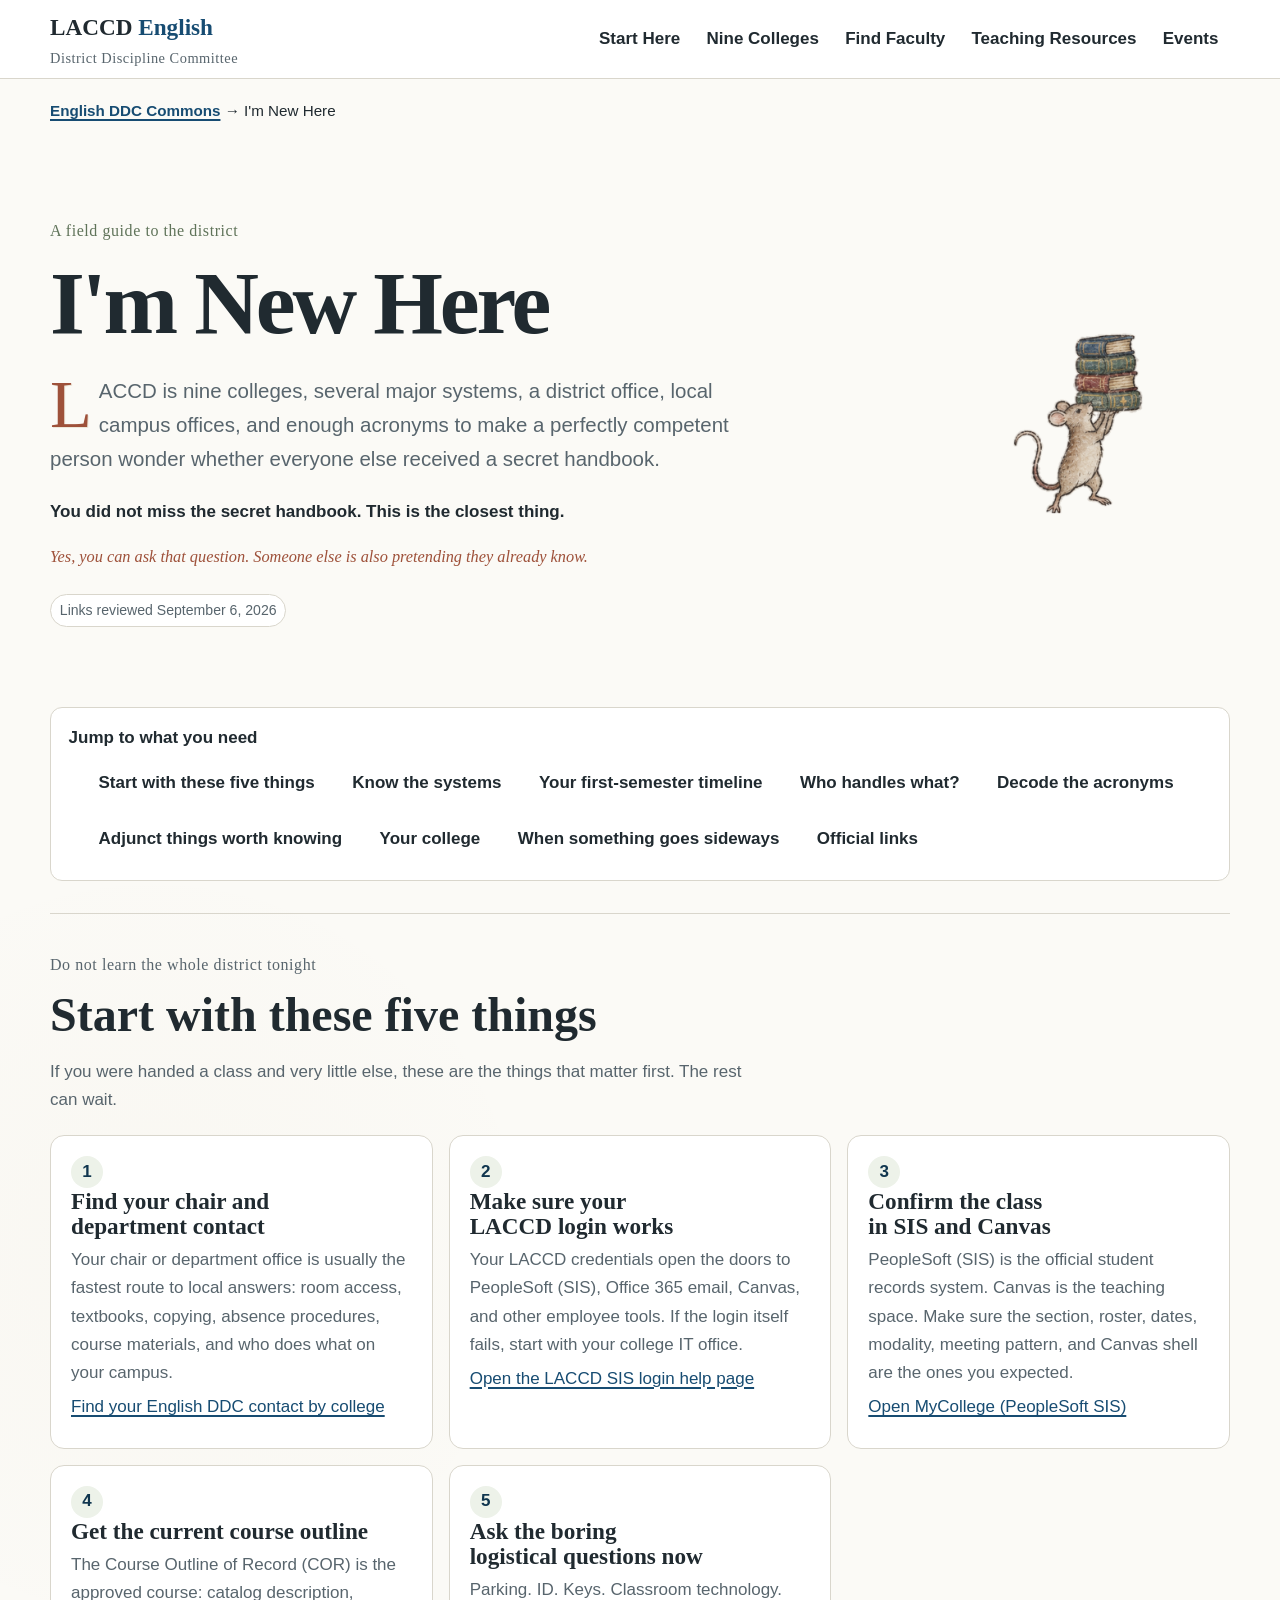
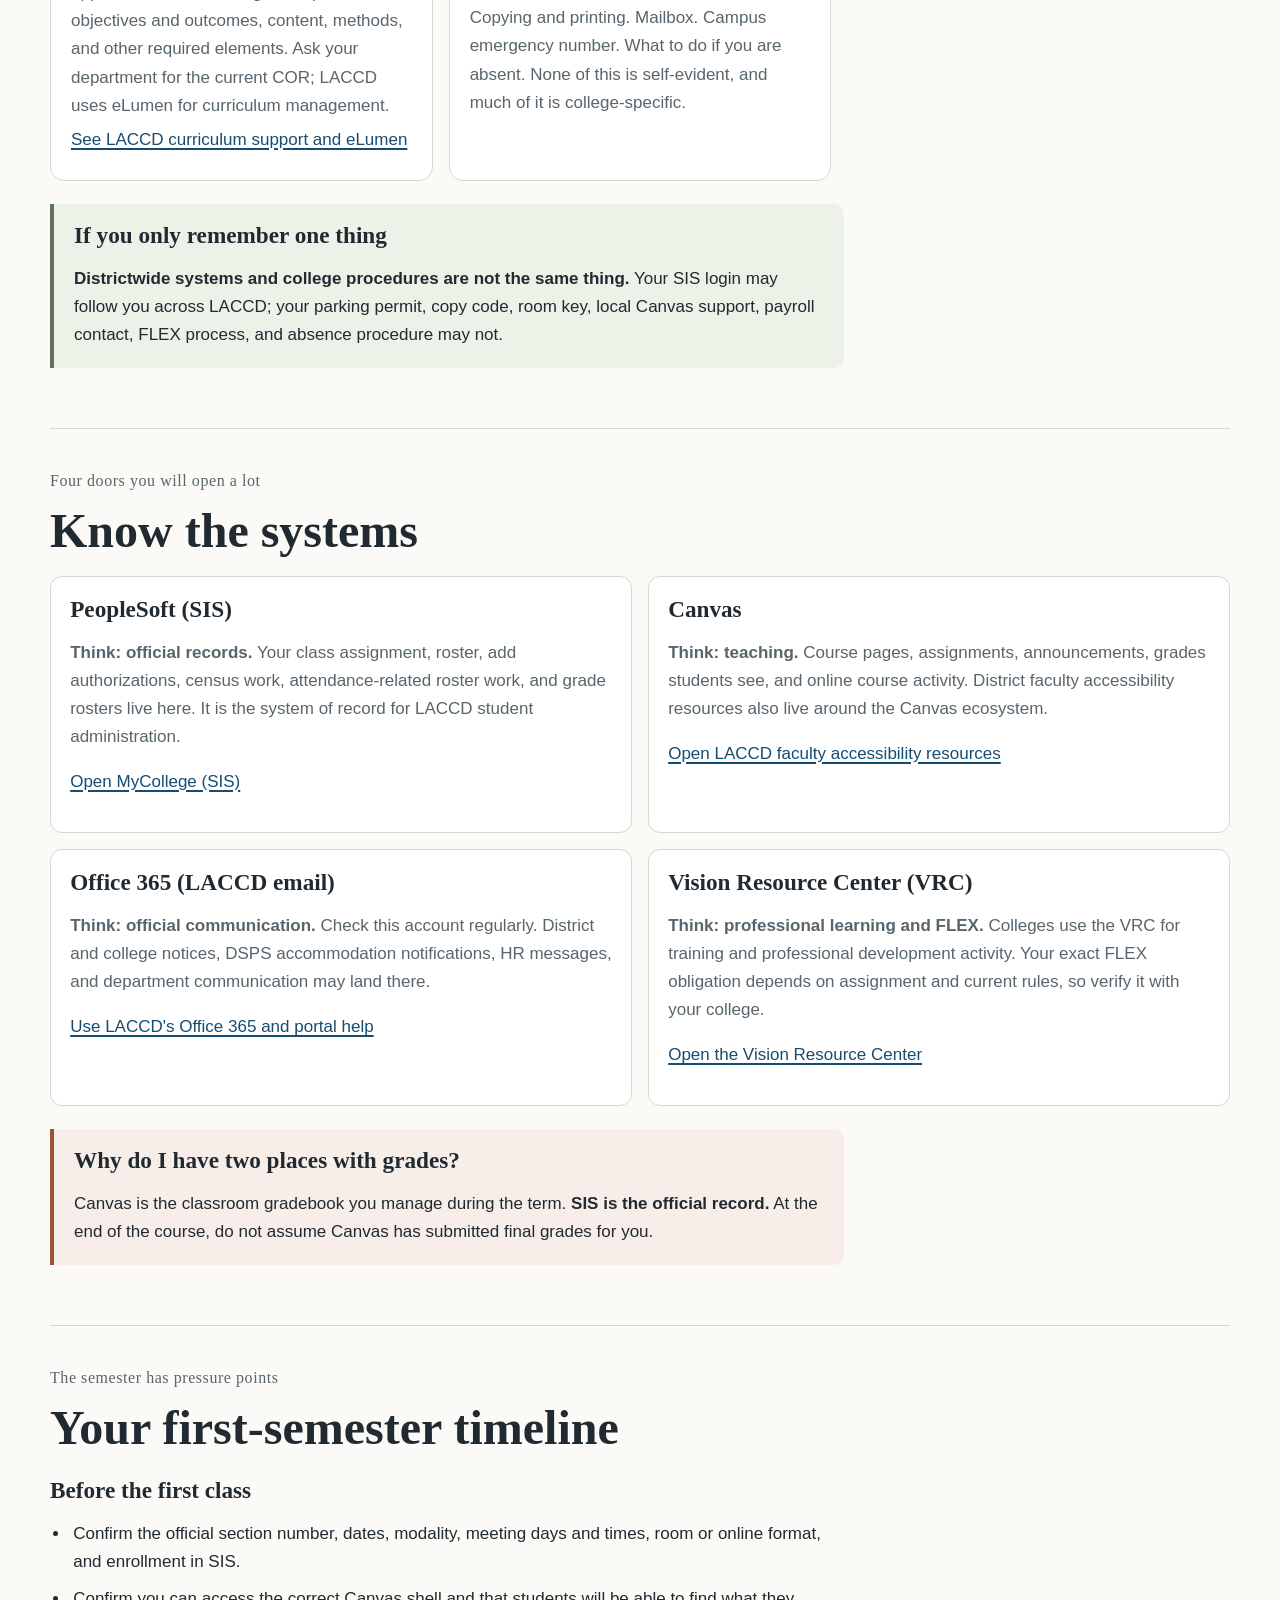
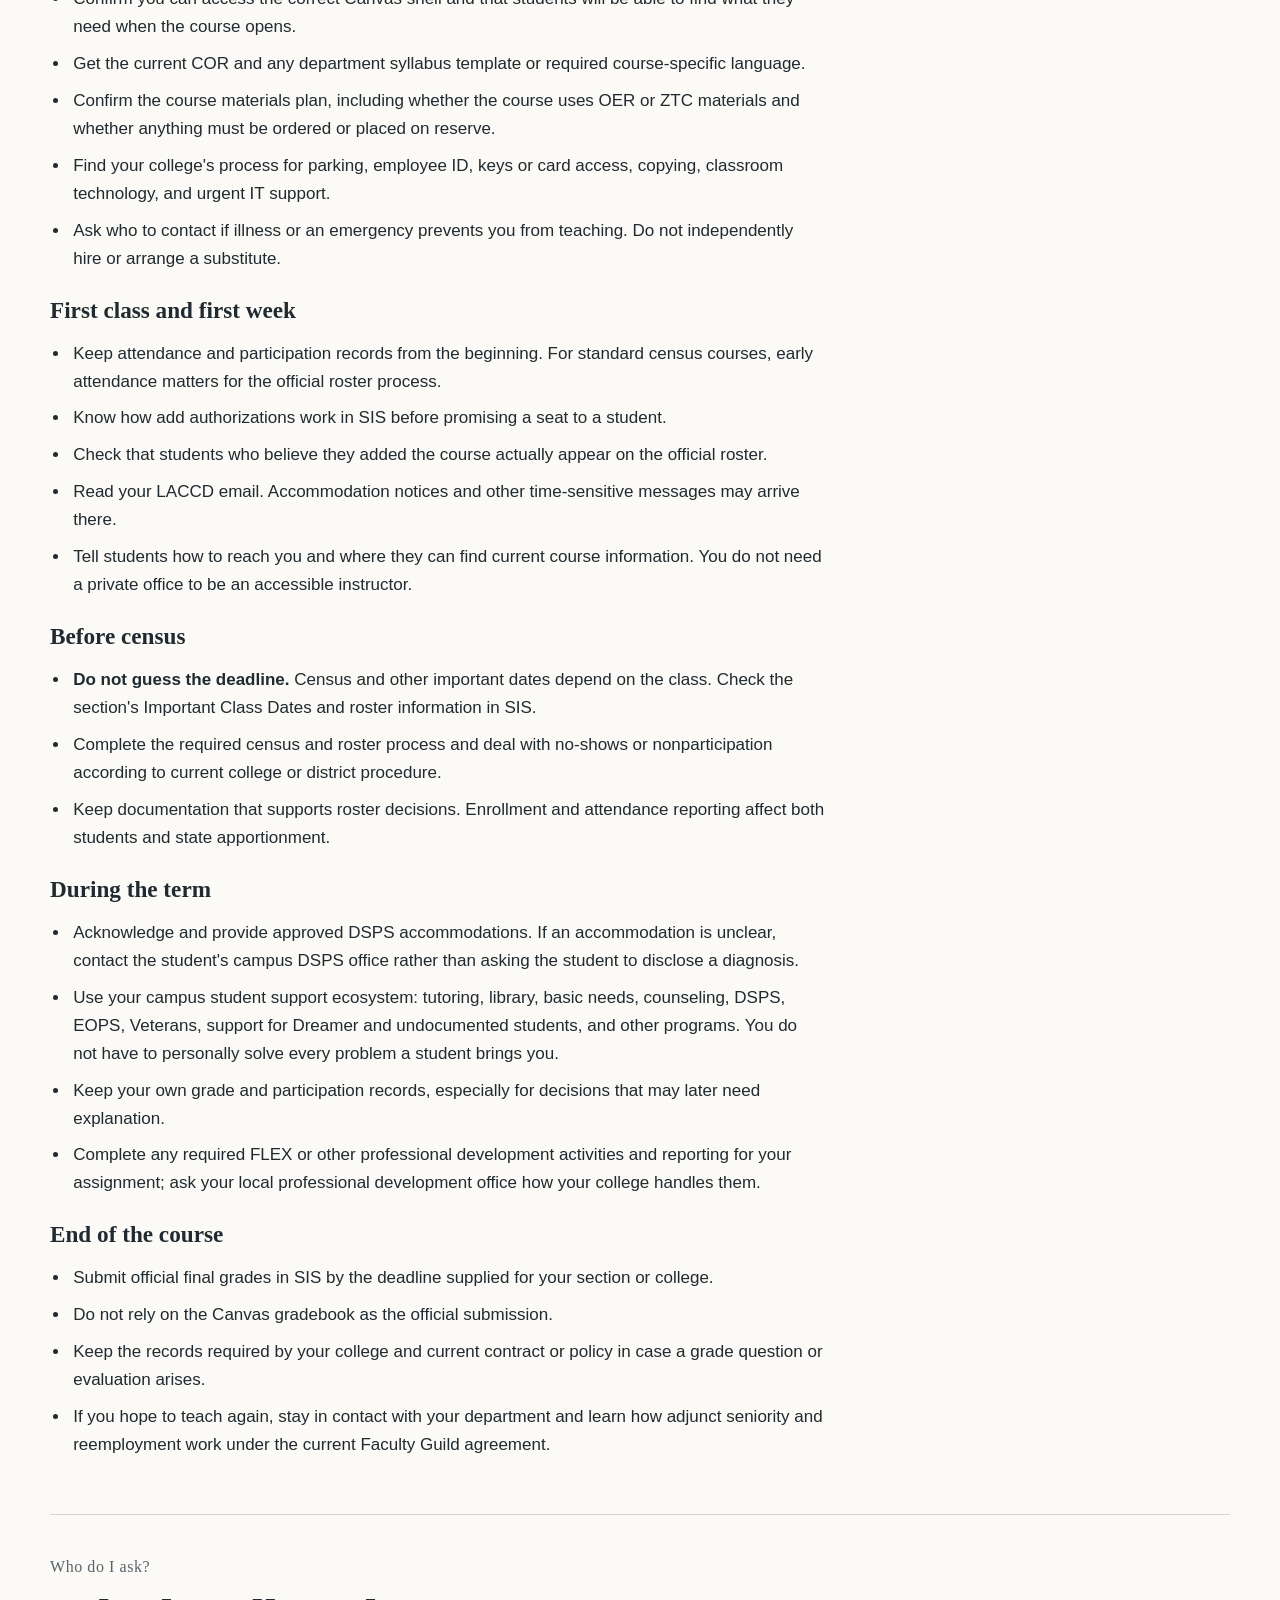
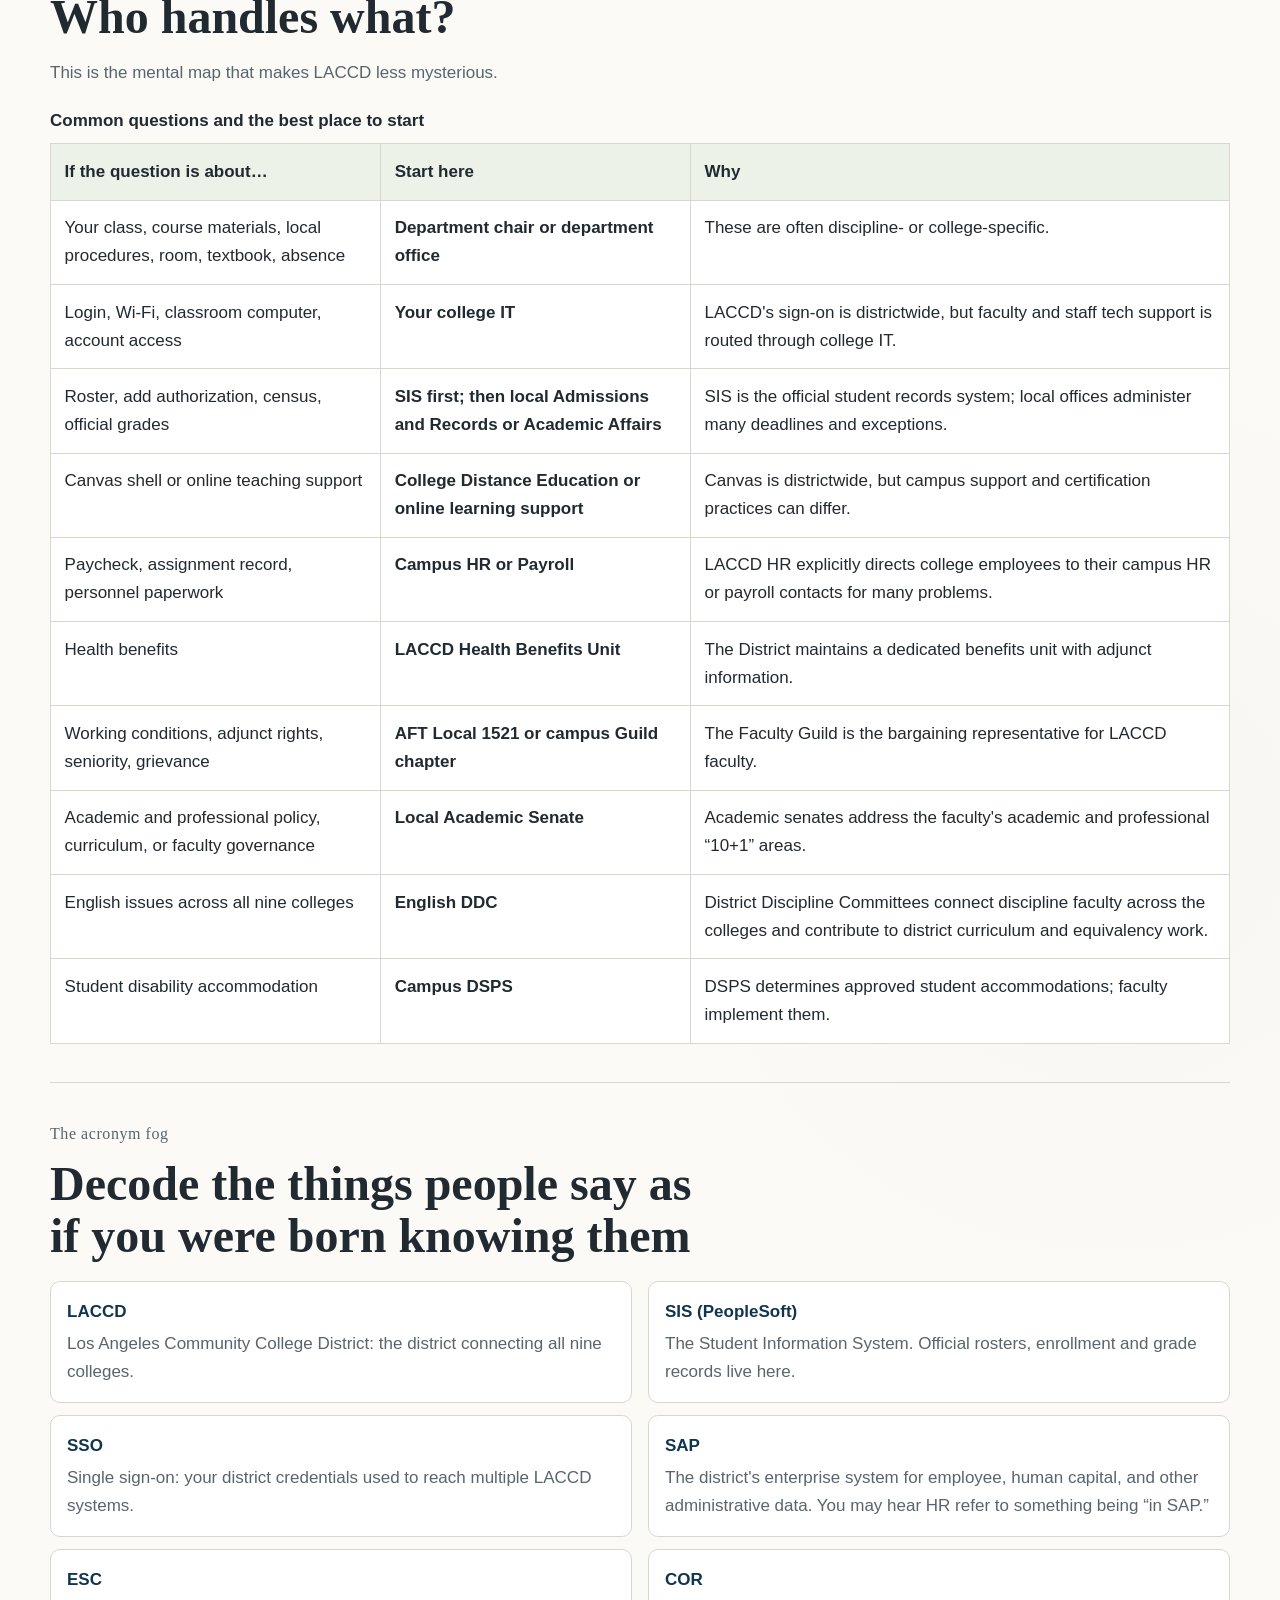
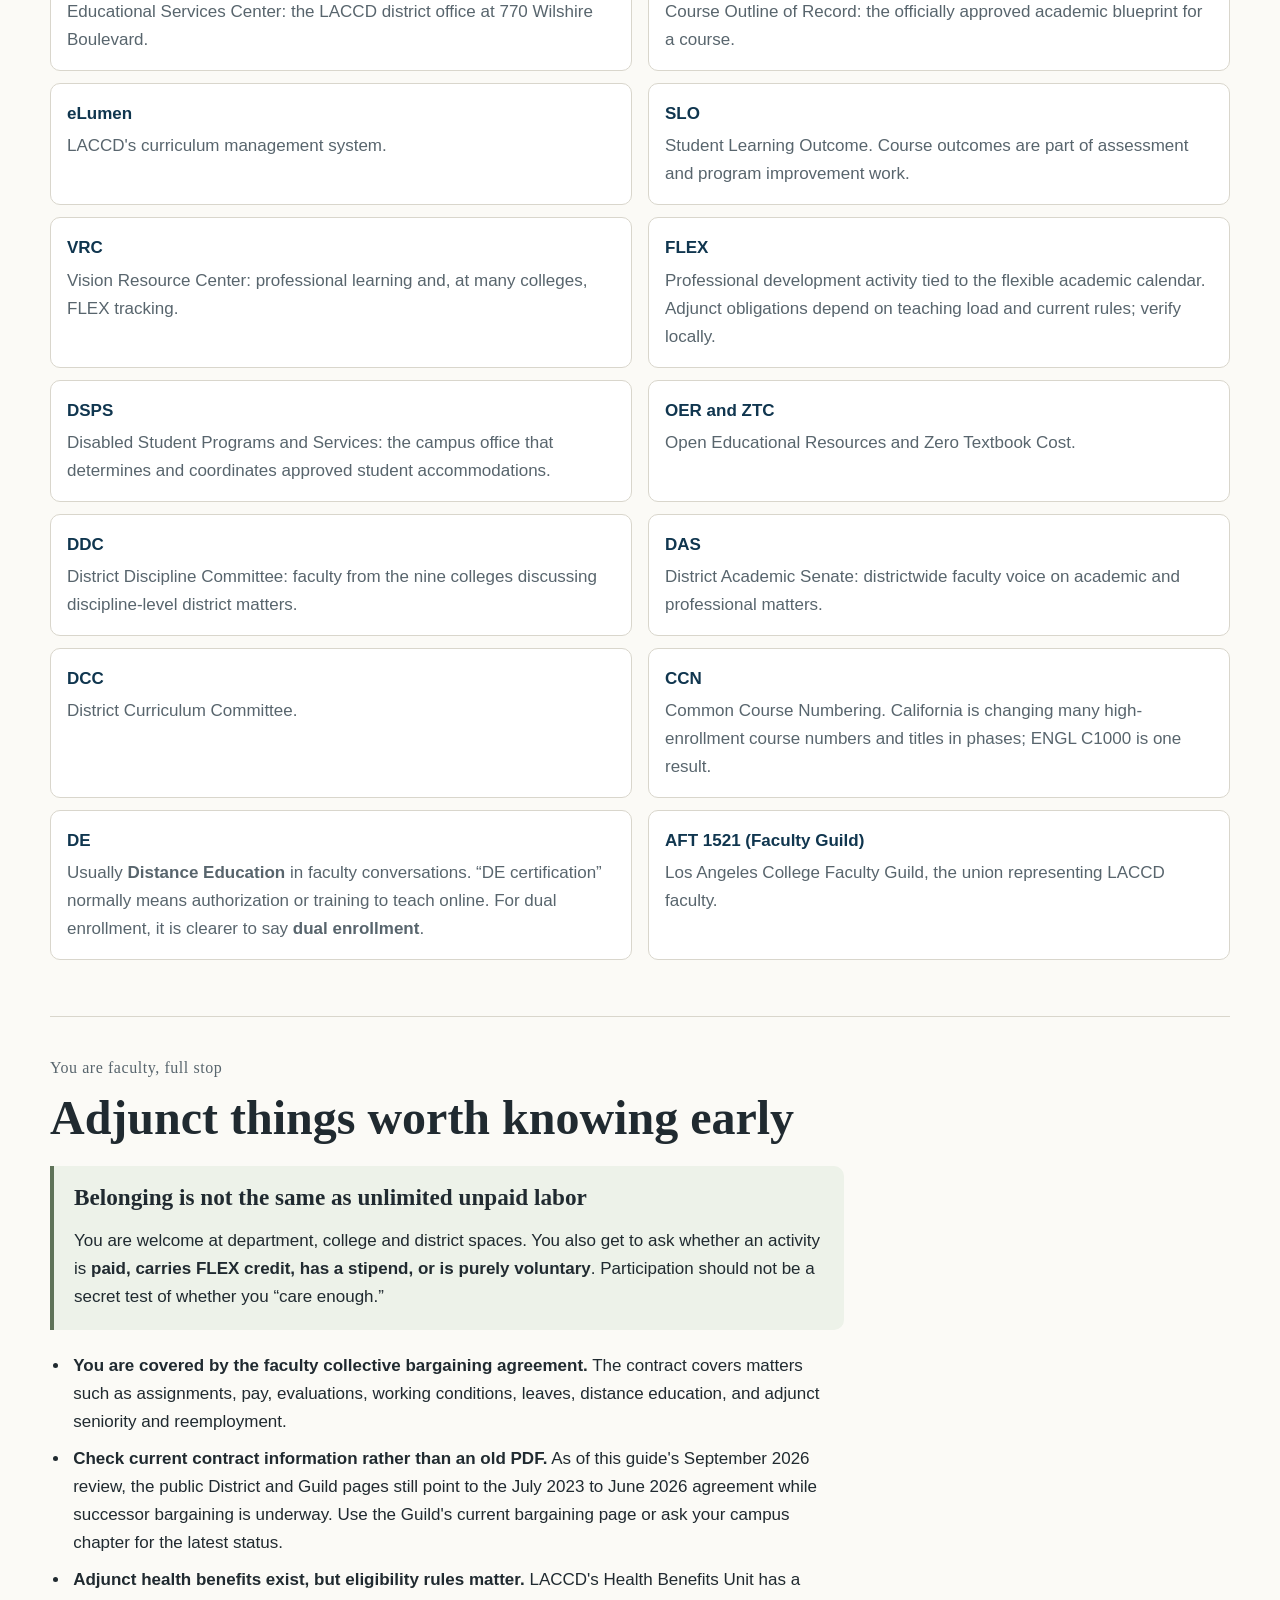
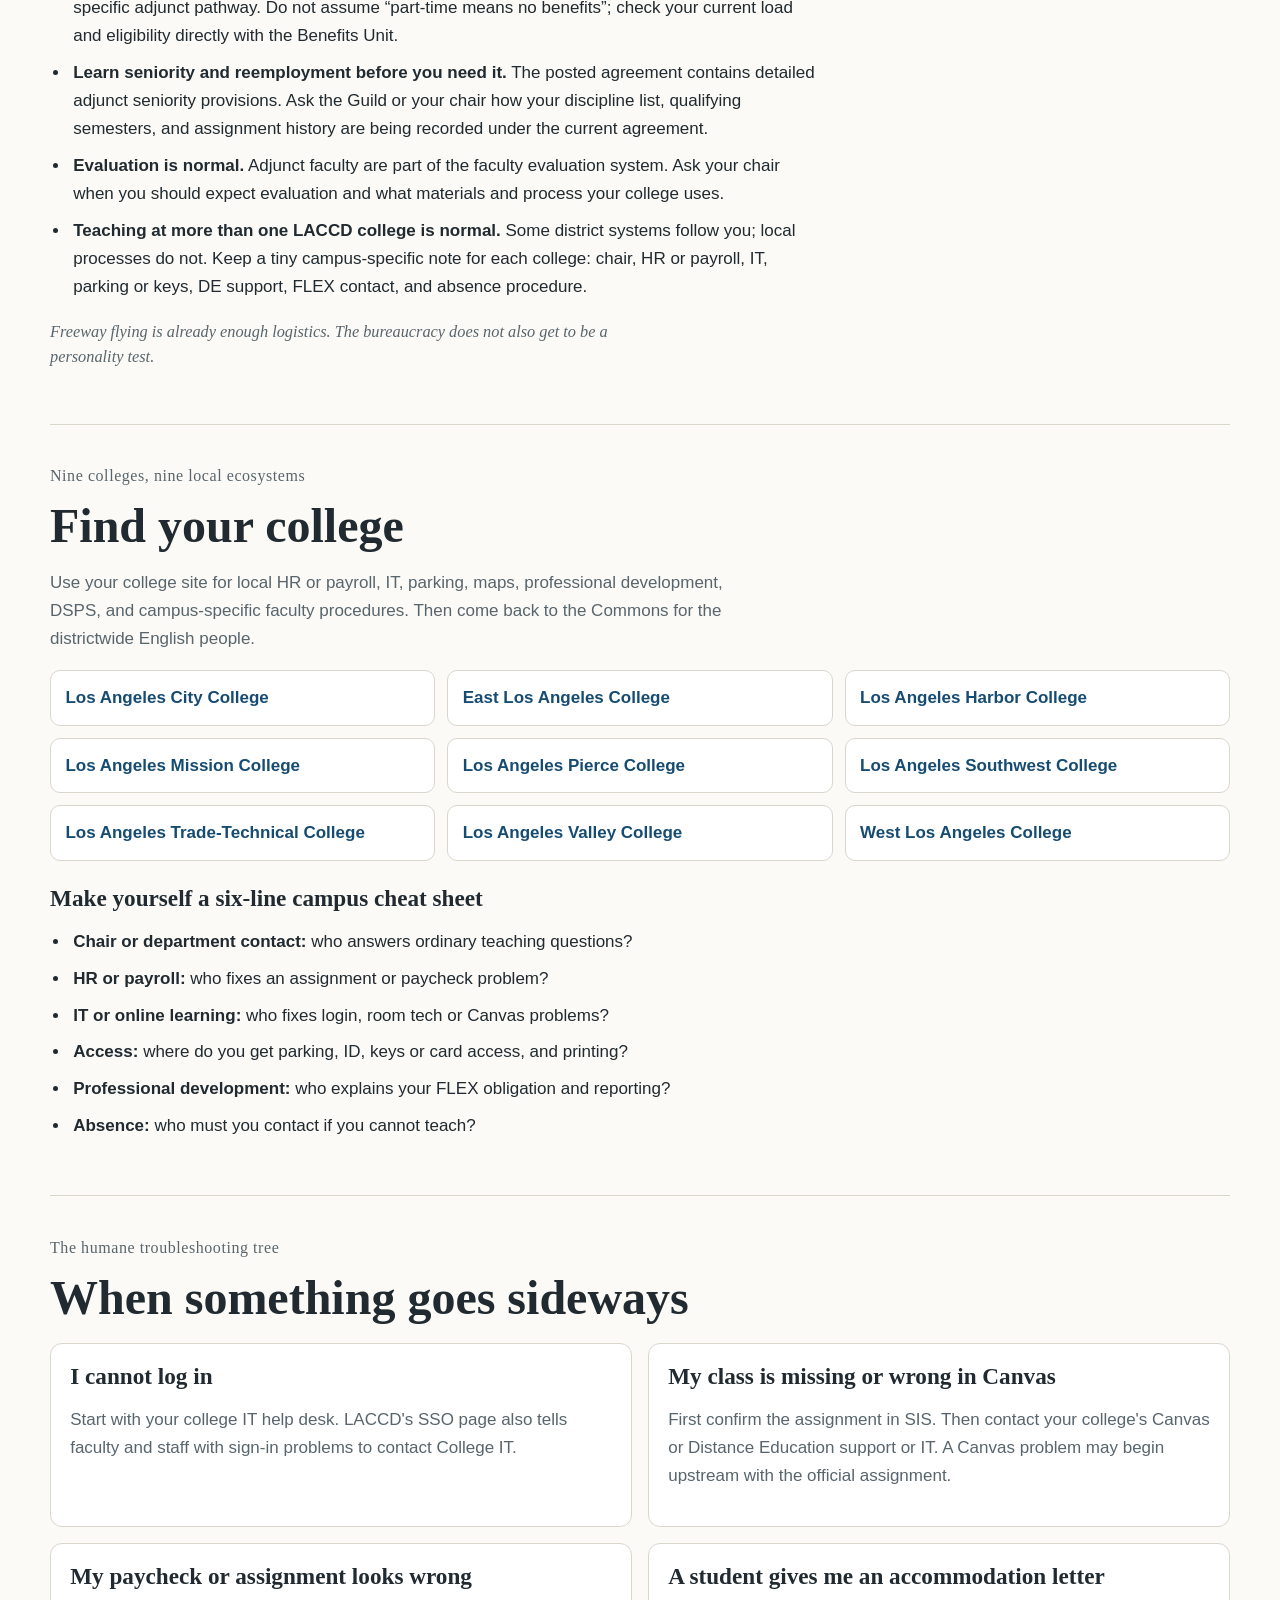
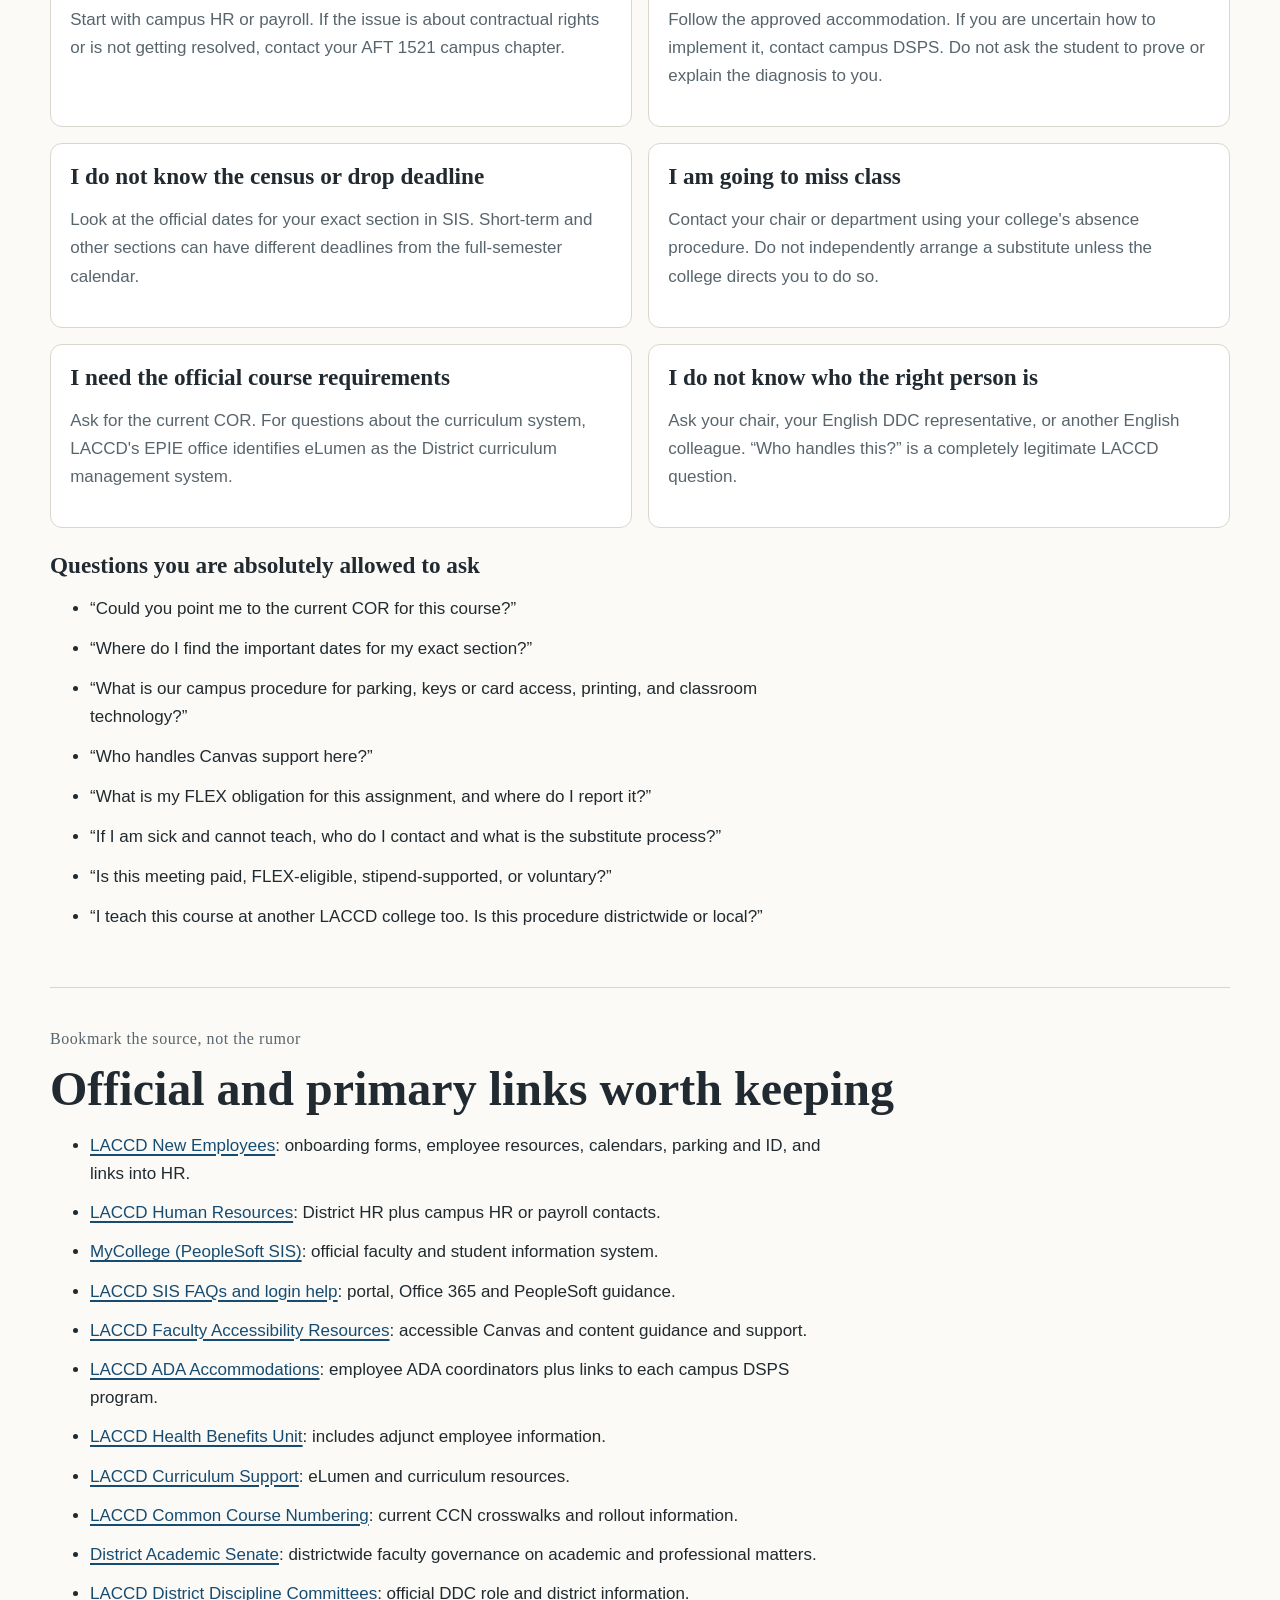
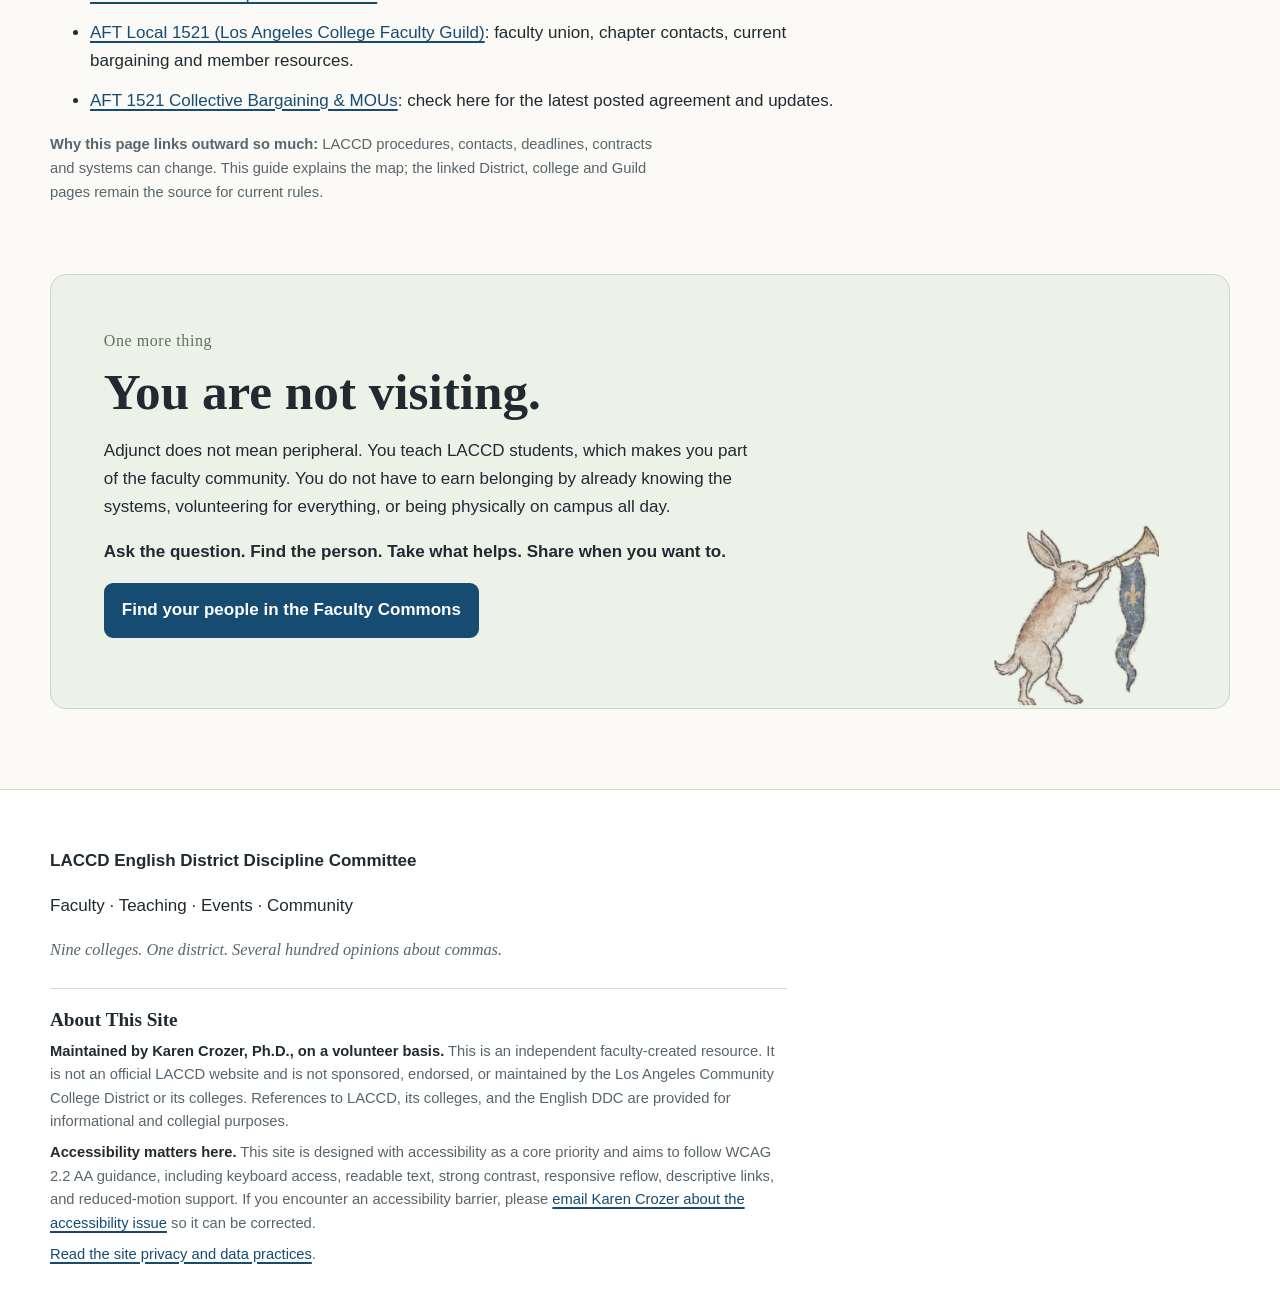
<file: new-faculty.html>
<!doctype html>
<html lang="en">
<head>
<meta charset="utf-8">
<meta name="viewport" content="width=device-width, initial-scale=1">

<meta name="referrer" content="no-referrer">
<title>I'm New Here | LACCD English DDC</title>
<meta name="description" content="A plain-language guide for new and adjunct English faculty navigating LACCD: accounts, Canvas, SIS, census, FLEX, accessibility, payroll, curriculum, and who to ask.">
<link rel="icon" type="image/png" href="Englishfavicon.png">
<style>
:root {
  --vellum: #fbfaf6;
  --paper: #ffffff;
  --ink: #202a30;
  --muted: #58656d;
  --blue: #174c72;
  --blue-dark: #10364f;
  --green: #5f7359;
  --green-soft: #edf2e9;
  --rust: #9e513a;
  --rust-soft: #f8eee9;
  --gold: #aa813d;
  --line: #d9d6cc;
  --focus: #005fcc;
  --body: "Aptos", "Segoe UI", Arial, sans-serif;
  --literary: "Iowan Old Style", "Palatino Linotype", Georgia, serif;
  --oldbook: "Iowan Old Style", "Palatino Linotype", Georgia, serif;
  --oldbook-sc: "Iowan Old Style", Georgia, serif;
  --medieval: "Old English Text MT", Georgia, serif;
  --welcome-initial: "Iowan Old Style", Georgia, serif;
}
* { box-sizing: border-box; }
html { scroll-behavior: smooth; }
body {
  margin: 0;
  color: var(--ink);
  background:
    radial-gradient(circle at 12% 10%, rgb(170 129 61 / .025), transparent 25rem),
    radial-gradient(circle at 87% 45%, rgb(96 116 90 / .025), transparent 30rem),
    var(--vellum);
  font-family: var(--body);
  font-size: 1.0625rem;
  line-height: 1.65;
}
a { color: var(--blue); text-decoration-thickness: .11em; text-underline-offset: .18em; }
a:hover { color: var(--blue-dark); }
a:focus-visible, button:focus-visible { outline: 3px solid var(--focus); outline-offset: 4px; border-radius: 5px; }
.skip-link { position: absolute; left: 1rem; top: -5rem; z-index: 1000; padding: .75rem 1rem; color: white; background: var(--blue-dark); }
.skip-link:focus { top: 0; }
.wrap { width: min(1180px, calc(100% - 2rem)); margin-inline: auto; }

.site-header { background: rgb(255 255 255 / .96); border-bottom: 1px solid var(--line); }
.header-inner { min-height: 78px; display: flex; align-items: center; justify-content: space-between; gap: 2rem; }
.brand { color: var(--ink); text-decoration: none; }
.brand-main { display: block; font-family: var(--literary); font-size: 1.45rem; font-weight: 750; }
.brand-main span { color: var(--blue); }
.brand-small { display: block; margin-top: .05rem; color: var(--muted); font-family: var(--oldbook-sc); font-size: .9rem; font-weight: 400; letter-spacing: .035em; }
nav ul { display: flex; flex-wrap: wrap; gap: .2rem; margin: 0; padding: 0; list-style: none; }
nav a { display: block; padding: .65rem .72rem; color: var(--ink); border-radius: 7px; font-weight: 750; text-decoration: none; }
nav a:hover { background: var(--green-soft); }

.hero { display: grid; grid-template-columns: minmax(0, 1.55fr) minmax(235px, .65fr); gap: clamp(2rem, 6vw, 5rem); align-items: center; padding-block: clamp(4rem, 9vw, 7rem); }
.eyebrow { margin: 0 0 .65rem; color: var(--green); font-family: var(--oldbook-sc); font-size: 1rem; font-weight: 400; letter-spacing: .035em; }
h1,h2,h3 { font-family: var(--literary); line-height: 1.08; text-wrap: balance; }
.section-intro h2::after { content: "  ❦"; color: var(--gold); font-family: var(--oldbook); font-size: .52em; font-weight: 400; vertical-align: .18em; }
.hero h1 em { color: var(--blue); font-family: var(--oldbook); font-style: normal; font-weight: 400; }
h1 { max-width: 12ch; margin: 0; font-size: clamp(3rem, 7vw, 5.7rem); letter-spacing: -.035em; }
.hero-lead { max-width: 63ch; margin-block: 1.4rem; color: var(--muted); font-size: clamp(1.1rem, 2vw, 1.28rem); }
.hero-belong { max-width: 62ch; font-weight: 800; }
.actions { display: flex; flex-wrap: wrap; gap: .8rem; margin-top: 1.7rem; }
.button { min-height: 48px; display: inline-flex; align-items: center; justify-content: center; padding: .72rem 1rem; border: 2px solid var(--blue); border-radius: 9px; font-weight: 800; text-decoration: none; }
.button.primary { color: white; background: var(--blue); }
.button.primary:hover { color: white; background: var(--blue-dark); }
.button.secondary { background: white; }
.marginal-note { margin-top: 1.2rem; color: var(--rust); font-family: var(--oldbook); font-size: 1.02rem; font-style: italic; line-height: 1.5; }
.hero-art { display: grid; place-items: center; min-height: 290px; }
.hero-art img { width: min(260px, 90%); height: auto; filter: saturate(.88) contrast(.96); }

.manuscript-rule { display: flex; align-items: center; gap: .85rem; margin-block: 0 3rem; color: var(--rust); }
.manuscript-rule::before,.manuscript-rule::after { content: ""; height: 1px; flex: 1; background: var(--line); }
.manuscript-rule span { font-family: var(--medieval); font-size: 1.35rem; }

.section { padding-block: 2.5rem 5rem; }
.section-intro { max-width: 740px; margin-bottom: 2rem; }
.section-intro h2 { margin: 0 0 .65rem; font-size: clamp(2rem, 4vw, 3rem); }
.section-intro p { color: var(--muted); }

.need-grid { display: grid; grid-template-columns: repeat(3, minmax(0, 1fr)); gap: 1rem; }
.need-card { position: relative; min-height: 260px; padding: 1.4rem 1.4rem 1.25rem; background: var(--paper); border: 1px solid var(--line); border-radius: 14px; box-shadow: 0 2px 7px rgb(32 42 48 / .05), 0 12px 30px rgb(32 42 48 / .035); overflow: hidden; }
.need-card::before { content: ""; position: absolute; top: 0; left: 1.35rem; width: 46px; height: 4px; background: var(--green); }
.need-card:nth-child(3n+2)::before { background: var(--rust); }
.need-card:nth-child(3n+3)::before { background: var(--blue); }
.need-card h3 { min-height: 78px; display: flex; align-items: center; margin: .1rem 0 .65rem; padding-right: 92px; font-size: 1.42rem; }
.need-card p { color: var(--muted); }
.card-art { position: absolute; top: .9rem; right: .8rem; width: 78px; height: 78px; object-fit: contain; opacity: .9; filter: saturate(.82) contrast(.96); }
.card-note { margin-top: .9rem; color: var(--rust) !important; font-family: var(--oldbook); font-size: .98rem; font-style: italic; line-height: 1.45; }

.belonging-panel { position: relative; margin-block: 1rem 5rem; padding: clamp(1.7rem, 5vw, 3.3rem); background: var(--green-soft); border: 1px solid #ccd6c7; border-radius: 16px; overflow: hidden; }
.belonging-panel h2 { max-width: 18ch; margin: 0 0 1rem; font-size: clamp(2.05rem, 4vw, 3.25rem); }
.belonging-panel p { max-width: 70ch; }
.belonging-panel .warm-line { font-weight: 800; }
.belonging-panel .panel-art { position: absolute; right: clamp(1rem, 4vw, 3rem); bottom: -12px; width: clamp(125px, 18vw, 210px); opacity: .78; filter: saturate(.74) contrast(.95); }
.belonging-panel .text-wrap { padding-right: clamp(0px, 22vw, 250px); }

.illuminated::first-letter { float: left; margin: .08em .12em 0 0; color: var(--blue); font-family: var(--medieval); font-size: 3.2em; line-height: .72; text-shadow: 1px 1px 0 rgb(170 129 61 / .22); }
.welcome-initial::first-letter { font-family: var(--welcome-initial); font-size: 3.35em; font-weight: 400; margin-right: .10em; color: var(--rust); text-shadow: 1px 1px 0 rgb(170 129 61 / .16); }
.medieval-label { display: inline-block; margin-bottom: .25rem; color: var(--rust); font-family: var(--medieval); font-size: 1.18rem; letter-spacing: .01em; }

.feature-row { display: grid; grid-template-columns: minmax(0, 1fr) 170px; gap: 2rem; align-items: center; padding: 1.4rem; background: white; border: 1px solid var(--line); border-radius: 14px; }
.feature-row + .feature-row { margin-top: 1rem; }
.feature-row img { width: 150px; max-height: 150px; object-fit: contain; opacity: .9; filter: saturate(.8) contrast(.96); }
.feature-row h3 { margin: 0 0 .5rem; font-size: 1.55rem; }
.feature-row p { color: var(--muted); }

.nota { display: flex; gap: 1rem; align-items: flex-start; margin-block: 3rem; padding: 1.2rem 1.4rem; background: white; border-left: 4px solid var(--gold); }
.nota-mark { flex: 0 0 auto; color: var(--rust); font-family: var(--medieval); font-size: 2rem; line-height: 1; }
.nota p { margin: 0; }

footer { margin-top: 5rem; background: white; border-top: 1px solid var(--line); }
.footer-inner { padding-block: 2.5rem; }
.footer-joke { color: var(--muted); font-family: var(--oldbook); font-size: 1.02rem; font-style: italic; }
.footer-notes { margin-top: 1.5rem; padding-top: 1.35rem; border-top: 1px solid var(--line); max-width: 78ch; }
.footer-notes h2 { margin: 0 0 .55rem; color: var(--ink); font-family: var(--literary); font-size: 1.2rem; }
.footer-notes p { margin: .45rem 0 0; color: var(--muted); font-size: .92rem; line-height: 1.6; }
.footer-notes strong { color: var(--ink); }



/* The Nine Colleges map and representative directory */
.map-section { padding-block: 1rem 5rem; }
.map-shell { position: relative; border: 1px solid var(--line); border-radius: 18px; overflow: hidden; background: #fbfaf6; box-shadow: 0 12px 34px rgb(32 42 48 / .07); }
.map-stage { position: relative; min-height: 610px; background: #fbfaf6 url("assets/map/la-old-map.svg") center / cover no-repeat; }
.google-map { position: absolute; inset: 0; z-index: 1; display: none; }
.google-map.is-ready { display: block; }
.story-map { position: absolute; inset: 0; z-index: 2; }
.google-map.is-ready + .story-map { pointer-events: none; }
.google-map.is-ready + .story-map .castle-point { display: none; }
.map-frame { position: absolute; inset: 16px; z-index: 3; pointer-events: none; border: 1px solid rgb(170 129 61 / .32); border-radius: 12px; box-shadow: inset 0 0 0 5px rgb(251 250 246 / .55); }
.map-frame::before,.map-frame::after { content: "❦"; position: absolute; color: var(--gold); font-family: var(--oldbook); font-size: 1.3rem; opacity: .72; }
.map-frame::before { top: 6px; left: 10px; }
.map-frame::after { right: 10px; bottom: 6px; transform: rotate(180deg); }
.map-note { position: absolute; z-index: 4; left: 1.1rem; bottom: 1rem; max-width: min(580px, calc(100% - 2.2rem)); margin: 0; padding: .6rem .8rem; color: #4f5a60; background: rgb(255 255 255 / .92); border: 1px solid var(--line); border-radius: 10px; font-size: .88rem; box-shadow: 0 3px 10px rgb(32 42 48 / .08); }
.castle-point { position: absolute; transform: translate(-50%, -50%); width: 84px; min-height: 98px; padding: 0; border: 0; background: transparent; color: var(--ink); cursor: pointer; text-align: center; }
.castle-point img { display: block; width: 58px; height: 68px; margin: 0 auto -2px; filter: drop-shadow(0 2px 2px rgb(32 42 48 / .16)) saturate(.82); transition: transform .16s ease; }
.castle-point span { display: inline-block; padding: .06rem .34rem; color: var(--blue-dark); background: rgb(255 255 255 / .92); border: 1px solid rgb(217 214 204 / .9); border-radius: 6px; font-family: var(--oldbook-sc); font-size: .78rem; line-height: 1.25; box-shadow: 0 1px 4px rgb(32 42 48 / .08); }
.castle-point:hover img,.castle-point:focus-visible img { transform: translateY(-4px) scale(1.05); }
.castle-point:focus-visible { outline: 3px solid var(--focus); outline-offset: 5px; border-radius: 9px; }
.map-popover { position: absolute; z-index: 6; width: min(330px, calc(100% - 2rem)); padding: 1rem; background: white; border: 1px solid var(--line); border-radius: 12px; box-shadow: 0 14px 34px rgb(32 42 48 / .18); }
.map-popover[hidden] { display: none; }
.map-popover h3 { margin: 0 0 .35rem; font-size: 1.2rem; }
.map-popover p { margin: .25rem 0; color: var(--muted); }
.map-popover .close-popover { position: absolute; top: .45rem; right: .5rem; width: 36px; height: 36px; border: 0; border-radius: 50%; background: #f3f3ef; color: var(--ink); font: inherit; font-size: 1.2rem; cursor: pointer; }
.map-popover .close-popover:hover { background: var(--green-soft); }

.rep-intro { margin-top: 1.35rem; display: flex; align-items: flex-start; justify-content: space-between; gap: 1rem; }
.rep-intro p { max-width: 760px; margin: 0; color: var(--muted); }
.rep-grid { display: grid; grid-template-columns: repeat(3, minmax(0, 1fr)); gap: 1rem; margin-top: 1.2rem; }
.rep-card { position: relative; padding: 1.25rem; background: white; border: 1px solid var(--line); border-radius: 14px; }
.rep-card::before { content: ""; position: absolute; top: 0; left: 1.2rem; width: 42px; height: 4px; background: var(--gold); }
.rep-card h3 { margin: .15rem 0 .25rem; font-size: 1.3rem; }
.rep-card .college-short { margin: 0 0 .65rem; color: var(--green); font-family: var(--oldbook-sc); font-size: .9rem; }
.rep-card .rep-name { margin: 0; color: var(--ink); font-weight: 800; }
.rep-card .rep-role { margin: .1rem 0 .35rem; color: var(--muted); font-size: .92rem; }
.rep-card .rep-address { margin: 0 0 .75rem; color: var(--muted); font-size: .88rem; line-height: 1.45; }
.rep-card .rep-actions { display: flex; flex-wrap: wrap; gap: .55rem .8rem; align-items: center; }
.rep-card button { min-height: 44px; display: inline-flex; align-items: center; padding: .35rem .2rem; border: 0; background: none; color: var(--blue); font: inherit; font-weight: 700; text-decoration: underline; text-decoration-thickness: .11em; text-underline-offset: .18em; cursor: pointer; }
.rep-card button:hover { color: var(--blue-dark); }
.rep-card .no-email { color: var(--muted); font-size: .9rem; }
.map-joke { margin-top: .9rem; color: var(--rust); font-family: var(--oldbook); font-style: italic; }

@media (max-width: 900px) {
  .map-stage { min-height: 560px; }
  .rep-grid { grid-template-columns: repeat(2, minmax(0, 1fr)); }
}
@media (max-width: 620px) {
  .map-stage { min-height: 720px; }
  .castle-point { width: 72px; }
  .castle-point img { width: 50px; height: 59px; }
  .castle-point span { font-size: .7rem; }
  .rep-grid { grid-template-columns: 1fr; }
}

@media (max-width: 850px) {
  .header-inner { align-items: flex-start; flex-direction: column; padding-block: 1rem; }
  .hero { grid-template-columns: 1fr; }
  .hero-art { min-height: 190px; }
  .need-grid { grid-template-columns: 1fr; }
  .belonging-panel .panel-art { position: static; display: block; width: 135px; margin: 1rem auto 0; }
  .belonging-panel .text-wrap { padding-right: 0; }
  .feature-row { grid-template-columns: 1fr; }
  .feature-row img { width: 125px; }
}
@media (prefers-reduced-motion: reduce) { html { scroll-behavior: auto; } .castle-point img { transition: none; } .castle-point:hover img,.castle-point:focus-visible img { transform: none; } }

/* Decorative type is never used for navigation, buttons, instructions, or long passages. */
.oldbook { font-family: var(--oldbook); }
.oldbook-sc { font-family: var(--oldbook-sc); letter-spacing: .02em; }
.medieval-word { font-family: var(--medieval); font-weight: 700; }


.guide-hero { display:grid; grid-template-columns:minmax(0,1.45fr) minmax(190px,.55fr); gap:clamp(2rem,6vw,4.5rem); align-items:center; padding-block:clamp(3rem,7vw,5rem); }
.guide-hero h1 { max-width: 14ch; }
.guide-hero .hero-art { min-height:220px; }
.guide-hero .hero-art img { width:min(210px,88%); }
.breadcrumb { margin-top:1.2rem; font-size:.95rem; }
.breadcrumb a { font-weight:700; }
.guide-nav { margin:0 0 2rem; padding:1rem 1.1rem; background:white; border:1px solid var(--line); border-radius:12px; }
.guide-nav strong { display:block; margin-bottom:.4rem; }
.guide-nav ul { display:flex; flex-wrap:wrap; gap:.45rem .9rem; margin:.25rem 0 0; padding-left:1.15rem; }
.guide-section { scroll-margin-top:1rem; padding-block:2.4rem; border-top:1px solid var(--line); }
.guide-section h2 { margin:0 0 .7rem; font-size:clamp(2rem,4vw,3rem); }
.guide-section h3 { margin:1.55rem 0 .45rem; font-size:1.45rem; }
.guide-section > p, .guide-section .section-lead { max-width:76ch; color:var(--muted); }
.priority-grid { display:grid; grid-template-columns:repeat(3,minmax(0,1fr)); gap:1rem; margin-top:1.3rem; }
.priority-card { padding:1.25rem; background:white; border:1px solid var(--line); border-radius:14px; }
.priority-card h3 { margin:.1rem 0 .45rem; }
.priority-card p { margin:.4rem 0; color:var(--muted); }
.priority-num { display:inline-grid; place-items:center; width:2rem; height:2rem; border-radius:50%; background:var(--green-soft); color:var(--blue-dark); font-weight:800; }
.checklist { max-width:82ch; padding-left:1.25rem; }
.checklist li { margin:.55rem 0; padding-left:.2rem; }
.callout { margin:1.4rem 0; padding:1.15rem 1.25rem; background:var(--rust-soft); border-left:4px solid var(--rust); border-radius:0 10px 10px 0; max-width:84ch; }
.callout.green { background:var(--green-soft); border-left-color:var(--green); }
.callout h3 { margin:.05rem 0 .45rem; }
.callout p:last-child { margin-bottom:0; }
.ownership { width:100%; border-collapse:collapse; margin-top:1.2rem; background:white; }
.ownership caption { text-align:left; font-weight:800; margin-bottom:.55rem; }
.ownership th,.ownership td { padding:.85rem; border:1px solid var(--line); vertical-align:top; text-align:left; }
.ownership th { background:var(--green-soft); }
.decoder { display:grid; grid-template-columns:repeat(2,minmax(0,1fr)); gap:.75rem 1rem; margin-top:1.2rem; }
.decoder div { padding:1rem; background:white; border:1px solid var(--line); border-radius:10px; }
.decoder dt { font-weight:800; color:var(--blue-dark); }
.decoder dd { margin:.25rem 0 0; color:var(--muted); }
.help-grid { display:grid; grid-template-columns:repeat(2,minmax(0,1fr)); gap:1rem; margin-top:1.2rem; }
.help-card { padding:1.2rem; background:white; border:1px solid var(--line); border-radius:12px; }
.help-card h3 { margin:.05rem 0 .4rem; }
.help-card p { color:var(--muted); }
.link-list { max-width:84ch; }
.link-list li { margin:.7rem 0; }
.campus-grid { display:grid; grid-template-columns:repeat(3,minmax(0,1fr)); gap:.75rem; margin-top:1rem; }
.campus-grid a { display:block; min-height:54px; padding:.8rem .9rem; background:white; border:1px solid var(--line); border-radius:10px; font-weight:800; text-decoration:none; }
.campus-grid a:hover { background:var(--green-soft); }
.question-list { max-width:82ch; }
.question-list li { margin:.75rem 0; }
.source-note { font-size:.92rem; color:var(--muted); }
.updated-note { display:inline-block; margin-top:.5rem; padding:.25rem .55rem; border:1px solid var(--line); border-radius:999px; background:white; font-size:.88rem; color:var(--muted); }
@media (max-width:850px){ .guide-hero{grid-template-columns:1fr}.priority-grid,.campus-grid{grid-template-columns:1fr 1fr}.decoder,.help-grid{grid-template-columns:1fr}.guide-hero .hero-art{min-height:150px} }
@media (max-width:560px){ .priority-grid,.campus-grid{grid-template-columns:1fr}.ownership{display:block; overflow-x:auto} }
</style>
</head>
<body>
<a class="skip-link" href="#main">Skip to main content</a>
<header class="site-header">
  <div class="wrap header-inner">
    <a class="brand" href="index.html">
      <span class="brand-main">LACCD <span>English</span></span>
      <span class="brand-small">District Discipline Committee</span>
    </a>
    <nav aria-label="Main navigation">
      <ul>
        <li><a href="index.html#start">Start Here</a></li>
        <li><a href="index.html#the-nine">Nine Colleges</a></li>
        <li><a href="faculty.html">Find Faculty</a></li>
        <li><a href="resources.html">Teaching Resources</a></li>
        <li><a href="events.html">Events</a></li>
      </ul>
    </nav>
  </div>
</header>

<main id="main" class="wrap">
  <p class="breadcrumb"><a href="index.html">English DDC Commons</a> → I'm New Here</p>

  <section class="guide-hero" aria-labelledby="guide-title">
    <div>
      <p class="eyebrow">A field guide to the district</p>
      <h1 id="guide-title">I'm New Here</h1>
      <p class="hero-lead illuminated welcome-initial">LACCD is nine colleges, several major systems, a district office, local campus offices, and enough acronyms to make a perfectly competent person wonder whether everyone else received a secret handbook.</p>
      <p class="hero-belong">You did not miss the secret handbook. This is the closest thing.</p>
      <p class="marginal-note">Yes, you can ask that question. Someone else is also pretending they already know.</p>
      <span class="updated-note">Links reviewed September 6, 2026</span>
    </div>
    <div class="hero-art" aria-hidden="true"><img src="assets/marginalia/scholar-mouse.png" alt=""></div>
  </section>

  <nav class="guide-nav" aria-label="New faculty guide sections">
    <strong>Jump to what you need</strong>
    <ul>
      <li><a href="#first">Start with these five things</a></li>
      <li><a href="#systems">Know the systems</a></li>
      <li><a href="#timeline">Your first-semester timeline</a></li>
      <li><a href="#who">Who handles what?</a></li>
      <li><a href="#decoder">Decode the acronyms</a></li>
      <li><a href="#adjunct">Adjunct things worth knowing</a></li>
      <li><a href="#college">Your college</a></li>
      <li><a href="#help">When something goes sideways</a></li>
      <li><a href="#official">Official links</a></li>
    </ul>
  </nav>

  <section id="first" class="guide-section" aria-labelledby="first-title">
    <p class="eyebrow">Do not learn the whole district tonight</p>
    <h2 id="first-title">Start with these five things</h2>
    <p class="section-lead">If you were handed a class and very little else, these are the things that matter first. The rest can wait.</p>
    <div class="priority-grid">
      <article class="priority-card"><span class="priority-num">1</span><h3>Find your chair and department contact</h3><p>Your chair or department office is usually the fastest route to local answers: room access, textbooks, copying, absence procedures, course materials, and who does what on your campus.</p><p><a href="index.html#the-nine">Find your English DDC contact by college</a></p></article>
      <article class="priority-card"><span class="priority-num">2</span><h3>Make sure your LACCD login works</h3><p>Your LACCD credentials open the doors to PeopleSoft (SIS), Office 365 email, Canvas, and other employee tools. If the login itself fails, start with your college IT office.</p><p><a href="https://www.laccd.edu/students/sis-faqs">Open the LACCD SIS login help page</a></p></article>
      <article class="priority-card"><span class="priority-num">3</span><h3>Confirm the class in SIS and Canvas</h3><p>PeopleSoft (SIS) is the official student records system. Canvas is the teaching space. Make sure the section, roster, dates, modality, meeting pattern, and Canvas shell are the ones you expected.</p><p><a href="https://mycollege.laccd.edu/">Open MyCollege (PeopleSoft SIS)</a></p></article>
      <article class="priority-card"><span class="priority-num">4</span><h3>Get the current course outline</h3><p>The Course Outline of Record (COR) is the approved course: catalog description, objectives and outcomes, content, methods, and other required elements. Ask your department for the current COR; LACCD uses eLumen for curriculum management.</p><p><a href="https://www.laccd.edu/offices/epie/curriculum-info">See LACCD curriculum support and eLumen</a></p></article>
      <article class="priority-card"><span class="priority-num">5</span><h3>Ask the boring logistical questions now</h3><p>Parking. ID. Keys. Classroom technology. Copying and printing. Mailbox. Campus emergency number. What to do if you are absent. None of this is self-evident, and much of it is college-specific.</p></article>
    </div>
    <div class="callout green"><h3>If you only remember one thing</h3><p><strong>Districtwide systems and college procedures are not the same thing.</strong> Your SIS login may follow you across LACCD; your parking permit, copy code, room key, local Canvas support, payroll contact, FLEX process, and absence procedure may not.</p></div>
  </section>

  <section id="systems" class="guide-section" aria-labelledby="systems-title">
    <p class="eyebrow">Four doors you will open a lot</p>
    <h2 id="systems-title">Know the systems</h2>
    <div class="help-grid">
      <article class="help-card"><h3>PeopleSoft (SIS)</h3><p><strong>Think: official records.</strong> Your class assignment, roster, add authorizations, census work, attendance-related roster work, and grade rosters live here. It is the system of record for LACCD student administration.</p><p><a href="https://mycollege.laccd.edu/">Open MyCollege (SIS)</a></p></article>
      <article class="help-card"><h3>Canvas</h3><p><strong>Think: teaching.</strong> Course pages, assignments, announcements, grades students see, and online course activity. District faculty accessibility resources also live around the Canvas ecosystem.</p><p><a href="https://www.laccd.edu/offices/diversity/accessibility/faculty-resources">Open LACCD faculty accessibility resources</a></p></article>
      <article class="help-card"><h3>Office 365 (LACCD email)</h3><p><strong>Think: official communication.</strong> Check this account regularly. District and college notices, DSPS accommodation notifications, HR messages, and department communication may land there.</p><p><a href="https://www.laccd.edu/students/sis-faqs">Use LACCD's Office 365 and portal help</a></p></article>
      <article class="help-card"><h3>Vision Resource Center (VRC)</h3><p><strong>Think: professional learning and FLEX.</strong> Colleges use the VRC for training and professional development activity. Your exact FLEX obligation depends on assignment and current rules, so verify it with your college.</p><p><a href="https://visionresourcecenter.cccco.edu/">Open the Vision Resource Center</a></p></article>
    </div>
    <div class="callout"><h3>Why do I have two places with grades?</h3><p>Canvas is the classroom gradebook you manage during the term. <strong>SIS is the official record.</strong> At the end of the course, do not assume Canvas has submitted final grades for you.</p></div>
  </section>

  <section id="timeline" class="guide-section" aria-labelledby="timeline-title">
    <p class="eyebrow">The semester has pressure points</p>
    <h2 id="timeline-title">Your first-semester timeline</h2>

    <h3>Before the first class</h3>
    <ul class="checklist">
      <li>Confirm the official section number, dates, modality, meeting days and times, room or online format, and enrollment in SIS.</li>
      <li>Confirm you can access the correct Canvas shell and that students will be able to find what they need when the course opens.</li>
      <li>Get the current COR and any department syllabus template or required course-specific language.</li>
      <li>Confirm the course materials plan, including whether the course uses OER or ZTC materials and whether anything must be ordered or placed on reserve.</li>
      <li>Find your college's process for parking, employee ID, keys or card access, copying, classroom technology, and urgent IT support.</li>
      <li>Ask who to contact if illness or an emergency prevents you from teaching. Do not independently hire or arrange a substitute.</li>
    </ul>

    <h3>First class and first week</h3>
    <ul class="checklist">
      <li>Keep attendance and participation records from the beginning. For standard census courses, early attendance matters for the official roster process.</li>
      <li>Know how add authorizations work in SIS before promising a seat to a student.</li>
      <li>Check that students who believe they added the course actually appear on the official roster.</li>
      <li>Read your LACCD email. Accommodation notices and other time-sensitive messages may arrive there.</li>
      <li>Tell students how to reach you and where they can find current course information. You do not need a private office to be an accessible instructor.</li>
    </ul>

    <h3>Before census</h3>
    <ul class="checklist">
      <li><strong>Do not guess the deadline.</strong> Census and other important dates depend on the class. Check the section's Important Class Dates and roster information in SIS.</li>
      <li>Complete the required census and roster process and deal with no-shows or nonparticipation according to current college or district procedure.</li>
      <li>Keep documentation that supports roster decisions. Enrollment and attendance reporting affect both students and state apportionment.</li>
    </ul>

    <h3>During the term</h3>
    <ul class="checklist">
      <li>Acknowledge and provide approved DSPS accommodations. If an accommodation is unclear, contact the student's campus DSPS office rather than asking the student to disclose a diagnosis.</li>
      <li>Use your campus student support ecosystem: tutoring, library, basic needs, counseling, DSPS, EOPS, Veterans, support for Dreamer and undocumented students, and other programs. You do not have to personally solve every problem a student brings you.</li>
      <li>Keep your own grade and participation records, especially for decisions that may later need explanation.</li>
      <li>Complete any required FLEX or other professional development activities and reporting for your assignment; ask your local professional development office how your college handles them.</li>
    </ul>

    <h3>End of the course</h3>
    <ul class="checklist">
      <li>Submit official final grades in SIS by the deadline supplied for your section or college.</li>
      <li>Do not rely on the Canvas gradebook as the official submission.</li>
      <li>Keep the records required by your college and current contract or policy in case a grade question or evaluation arises.</li>
      <li>If you hope to teach again, stay in contact with your department and learn how adjunct seniority and reemployment work under the current Faculty Guild agreement.</li>
    </ul>
  </section>

  <section id="who" class="guide-section" aria-labelledby="who-title">
    <p class="eyebrow">Who do I ask?</p>
    <h2 id="who-title">Who handles what?</h2>
    <p class="section-lead">This is the mental map that makes LACCD less mysterious.</p>
    <table class="ownership">
      <caption>Common questions and the best place to start</caption>
      <thead><tr><th scope="col">If the question is about…</th><th scope="col">Start here</th><th scope="col">Why</th></tr></thead>
      <tbody>
        <tr><td>Your class, course materials, local procedures, room, textbook, absence</td><td><strong>Department chair or department office</strong></td><td>These are often discipline- or college-specific.</td></tr>
        <tr><td>Login, Wi-Fi, classroom computer, account access</td><td><strong>Your college IT</strong></td><td>LACCD's sign-on is districtwide, but faculty and staff tech support is routed through college IT.</td></tr>
        <tr><td>Roster, add authorization, census, official grades</td><td><strong>SIS first; then local Admissions and Records or Academic Affairs</strong></td><td>SIS is the official student records system; local offices administer many deadlines and exceptions.</td></tr>
        <tr><td>Canvas shell or online teaching support</td><td><strong>College Distance Education or online learning support</strong></td><td>Canvas is districtwide, but campus support and certification practices can differ.</td></tr>
        <tr><td>Paycheck, assignment record, personnel paperwork</td><td><strong>Campus HR or Payroll</strong></td><td>LACCD HR explicitly directs college employees to their campus HR or payroll contacts for many problems.</td></tr>
        <tr><td>Health benefits</td><td><strong>LACCD Health Benefits Unit</strong></td><td>The District maintains a dedicated benefits unit with adjunct information.</td></tr>
        <tr><td>Working conditions, adjunct rights, seniority, grievance</td><td><strong>AFT Local 1521 or campus Guild chapter</strong></td><td>The Faculty Guild is the bargaining representative for LACCD faculty.</td></tr>
        <tr><td>Academic and professional policy, curriculum, or faculty governance</td><td><strong>Local Academic Senate</strong></td><td>Academic senates address the faculty's academic and professional “10+1” areas.</td></tr>
        <tr><td>English issues across all nine colleges</td><td><strong>English DDC</strong></td><td>District Discipline Committees connect discipline faculty across the colleges and contribute to district curriculum and equivalency work.</td></tr>
        <tr><td>Student disability accommodation</td><td><strong>Campus DSPS</strong></td><td>DSPS determines approved student accommodations; faculty implement them.</td></tr>
      </tbody>
    </table>
  </section>

  <section id="decoder" class="guide-section" aria-labelledby="decoder-title">
    <p class="eyebrow">The acronym fog</p>
    <h2 id="decoder-title">Decode the things people say as if you were born knowing them</h2>
    <dl class="decoder">
      <div><dt>LACCD</dt><dd>Los Angeles Community College District: the district connecting all nine colleges.</dd></div>
      <div><dt>SIS (PeopleSoft)</dt><dd>The Student Information System. Official rosters, enrollment and grade records live here.</dd></div>
      <div><dt>SSO</dt><dd>Single sign-on: your district credentials used to reach multiple LACCD systems.</dd></div>
      <div><dt>SAP</dt><dd>The district's enterprise system for employee, human capital, and other administrative data. You may hear HR refer to something being “in SAP.”</dd></div>
      <div><dt>ESC</dt><dd>Educational Services Center: the LACCD district office at 770 Wilshire Boulevard.</dd></div>
      <div><dt>COR</dt><dd>Course Outline of Record: the officially approved academic blueprint for a course.</dd></div>
      <div><dt>eLumen</dt><dd>LACCD's curriculum management system.</dd></div>
      <div><dt>SLO</dt><dd>Student Learning Outcome. Course outcomes are part of assessment and program improvement work.</dd></div>
      <div><dt>VRC</dt><dd>Vision Resource Center: professional learning and, at many colleges, FLEX tracking.</dd></div>
      <div><dt>FLEX</dt><dd>Professional development activity tied to the flexible academic calendar. Adjunct obligations depend on teaching load and current rules; verify locally.</dd></div>
      <div><dt>DSPS</dt><dd>Disabled Student Programs and Services: the campus office that determines and coordinates approved student accommodations.</dd></div>
      <div><dt>OER and ZTC</dt><dd>Open Educational Resources and Zero Textbook Cost.</dd></div>
      <div><dt>DDC</dt><dd>District Discipline Committee: faculty from the nine colleges discussing discipline-level district matters.</dd></div>
      <div><dt>DAS</dt><dd>District Academic Senate: districtwide faculty voice on academic and professional matters.</dd></div>
      <div><dt>DCC</dt><dd>District Curriculum Committee.</dd></div>
      <div><dt>CCN</dt><dd>Common Course Numbering. California is changing many high-enrollment course numbers and titles in phases; ENGL C1000 is one result.</dd></div>
      <div><dt>DE</dt><dd>Usually <strong>Distance Education</strong> in faculty conversations. “DE certification” normally means authorization or training to teach online. For dual enrollment, it is clearer to say <strong>dual enrollment</strong>.</dd></div>
      <div><dt>AFT 1521 (Faculty Guild)</dt><dd>Los Angeles College Faculty Guild, the union representing LACCD faculty.</dd></div>
    </dl>
  </section>

  <section id="adjunct" class="guide-section" aria-labelledby="adjunct-title">
    <p class="eyebrow">You are faculty, full stop</p>
    <h2 id="adjunct-title">Adjunct things worth knowing early</h2>
    <div class="callout green"><h3>Belonging is not the same as unlimited unpaid labor</h3><p>You are welcome at department, college and district spaces. You also get to ask whether an activity is <strong>paid, carries FLEX credit, has a stipend, or is purely voluntary</strong>. Participation should not be a secret test of whether you “care enough.”</p></div>
    <ul class="checklist">
      <li><strong>You are covered by the faculty collective bargaining agreement.</strong> The contract covers matters such as assignments, pay, evaluations, working conditions, leaves, distance education, and adjunct seniority and reemployment.</li>
      <li><strong>Check current contract information rather than an old PDF.</strong> As of this guide's September 2026 review, the public District and Guild pages still point to the July 2023 to June 2026 agreement while successor bargaining is underway. Use the Guild's current bargaining page or ask your campus chapter for the latest status.</li>
      <li><strong>Adjunct health benefits exist, but eligibility rules matter.</strong> LACCD's Health Benefits Unit has a specific adjunct pathway. Do not assume “part-time means no benefits”; check your current load and eligibility directly with the Benefits Unit.</li>
      <li><strong>Learn seniority and reemployment before you need it.</strong> The posted agreement contains detailed adjunct seniority provisions. Ask the Guild or your chair how your discipline list, qualifying semesters, and assignment history are being recorded under the current agreement.</li>
      <li><strong>Evaluation is normal.</strong> Adjunct faculty are part of the faculty evaluation system. Ask your chair when you should expect evaluation and what materials and process your college uses.</li>
      <li><strong>Teaching at more than one LACCD college is normal.</strong> Some district systems follow you; local processes do not. Keep a tiny campus-specific note for each college: chair, HR or payroll, IT, parking or keys, DE support, FLEX contact, and absence procedure.</li>
    </ul>
    <p class="marginal-note">Freeway flying is already enough logistics. The bureaucracy does not also get to be a personality test.</p>
  </section>

  <section id="college" class="guide-section" aria-labelledby="college-title">
    <p class="eyebrow">Nine colleges, nine local ecosystems</p>
    <h2 id="college-title">Find your college</h2>
    <p class="section-lead">Use your college site for local HR or payroll, IT, parking, maps, professional development, DSPS, and campus-specific faculty procedures. Then come back to the Commons for the districtwide English people.</p>
    <div class="campus-grid">
      <a href="https://www.lacc.edu/">Los Angeles City College</a>
      <a href="https://www.elac.edu/">East Los Angeles College</a>
      <a href="https://www.lahc.edu/">Los Angeles Harbor College</a>
      <a href="https://www.lamission.edu/">Los Angeles Mission College</a>
      <a href="https://www.lapc.edu/">Los Angeles Pierce College</a>
      <a href="https://www.lasc.edu/">Los Angeles Southwest College</a>
      <a href="https://www.lattc.edu/">Los Angeles Trade-Technical College</a>
      <a href="https://www.lavc.edu/">Los Angeles Valley College</a>
      <a href="https://www.wlac.edu/">West Los Angeles College</a>
    </div>
    <h3>Make yourself a six-line campus cheat sheet</h3>
    <ul class="checklist">
      <li><strong>Chair or department contact:</strong> who answers ordinary teaching questions?</li>
      <li><strong>HR or payroll:</strong> who fixes an assignment or paycheck problem?</li>
      <li><strong>IT or online learning:</strong> who fixes login, room tech or Canvas problems?</li>
      <li><strong>Access:</strong> where do you get parking, ID, keys or card access, and printing?</li>
      <li><strong>Professional development:</strong> who explains your FLEX obligation and reporting?</li>
      <li><strong>Absence:</strong> who must you contact if you cannot teach?</li>
    </ul>
  </section>

  <section id="help" class="guide-section" aria-labelledby="help-title">
    <p class="eyebrow">The humane troubleshooting tree</p>
    <h2 id="help-title">When something goes sideways</h2>
    <div class="help-grid">
      <article class="help-card"><h3>I cannot log in</h3><p>Start with your college IT help desk. LACCD's SSO page also tells faculty and staff with sign-in problems to contact College IT.</p></article>
      <article class="help-card"><h3>My class is missing or wrong in Canvas</h3><p>First confirm the assignment in SIS. Then contact your college's Canvas or Distance Education support or IT. A Canvas problem may begin upstream with the official assignment.</p></article>
      <article class="help-card"><h3>My paycheck or assignment looks wrong</h3><p>Start with campus HR or payroll. If the issue is about contractual rights or is not getting resolved, contact your AFT 1521 campus chapter.</p></article>
      <article class="help-card"><h3>A student gives me an accommodation letter</h3><p>Follow the approved accommodation. If you are uncertain how to implement it, contact campus DSPS. Do not ask the student to prove or explain the diagnosis to you.</p></article>
      <article class="help-card"><h3>I do not know the census or drop deadline</h3><p>Look at the official dates for your exact section in SIS. Short-term and other sections can have different deadlines from the full-semester calendar.</p></article>
      <article class="help-card"><h3>I am going to miss class</h3><p>Contact your chair or department using your college's absence procedure. Do not independently arrange a substitute unless the college directs you to do so.</p></article>
      <article class="help-card"><h3>I need the official course requirements</h3><p>Ask for the current COR. For questions about the curriculum system, LACCD's EPIE office identifies eLumen as the District curriculum management system.</p></article>
      <article class="help-card"><h3>I do not know who the right person is</h3><p>Ask your chair, your English DDC representative, or another English colleague. “Who handles this?” is a completely legitimate LACCD question.</p></article>
    </div>

    <h3>Questions you are absolutely allowed to ask</h3>
    <ul class="question-list">
      <li>“Could you point me to the current COR for this course?”</li>
      <li>“Where do I find the important dates for my exact section?”</li>
      <li>“What is our campus procedure for parking, keys or card access, printing, and classroom technology?”</li>
      <li>“Who handles Canvas support here?”</li>
      <li>“What is my FLEX obligation for this assignment, and where do I report it?”</li>
      <li>“If I am sick and cannot teach, who do I contact and what is the substitute process?”</li>
      <li>“Is this meeting paid, FLEX-eligible, stipend-supported, or voluntary?”</li>
      <li>“I teach this course at another LACCD college too. Is this procedure districtwide or local?”</li>
    </ul>
  </section>

  <section id="official" class="guide-section" aria-labelledby="official-title">
    <p class="eyebrow">Bookmark the source, not the rumor</p>
    <h2 id="official-title">Official and primary links worth keeping</h2>
    <ul class="link-list">
      <li><a href="https://www.laccd.edu/offices/hr/new-employees">LACCD New Employees</a>: onboarding forms, employee resources, calendars, parking and ID, and links into HR.</li>
      <li><a href="https://www.laccd.edu/offices/hr">LACCD Human Resources</a>: District HR plus campus HR or payroll contacts.</li>
      <li><a href="https://mycollege.laccd.edu/">MyCollege (PeopleSoft SIS)</a>: official faculty and student information system.</li>
      <li><a href="https://www.laccd.edu/students/sis-faqs">LACCD SIS FAQs and login help</a>: portal, Office 365 and PeopleSoft guidance.</li>
      <li><a href="https://www.laccd.edu/offices/diversity/accessibility/faculty-resources">LACCD Faculty Accessibility Resources</a>: accessible Canvas and content guidance and support.</li>
      <li><a href="https://www.laccd.edu/offices/hr/ada">LACCD ADA Accommodations</a>: employee ADA coordinators plus links to each campus DSPS program.</li>
      <li><a href="https://www.laccd.edu/offices/health-benefits">LACCD Health Benefits Unit</a>: includes adjunct employee information.</li>
      <li><a href="https://www.laccd.edu/offices/epie/curriculum-info">LACCD Curriculum Support</a>: eLumen and curriculum resources.</li>
      <li><a href="https://www.laccd.edu/offices/epie/common-course-numbering">LACCD Common Course Numbering</a>: current CCN crosswalks and rollout information.</li>
      <li><a href="https://www.laccd.edu/governance/das">District Academic Senate</a>: districtwide faculty governance on academic and professional matters.</li>
      <li><a href="https://www.laccd.edu/governance/das/ddc">LACCD District Discipline Committees</a>: official DDC role and district information.</li>
      <li><a href="https://www.aft-1521.org/">AFT Local 1521 (Los Angeles College Faculty Guild)</a>: faculty union, chapter contacts, current bargaining and member resources.</li>
      <li><a href="https://www.aft-1521.org/collective-bargaining/">AFT 1521 Collective Bargaining & MOUs</a>: check here for the latest posted agreement and updates.</li>
    </ul>
    <p class="source-note"><strong>Why this page links outward so much:</strong> LACCD procedures, contacts, deadlines, contracts and systems can change. This guide explains the map; the linked District, college and Guild pages remain the source for current rules.</p>
  </section>

  <aside class="belonging-panel" aria-labelledby="belong-title">
    <div class="text-wrap">
      <p class="eyebrow">One more thing</p>
      <h2 id="belong-title">You are not visiting.</h2>
      <p>Adjunct does not mean peripheral. You teach LACCD students, which makes you part of the faculty community. You do not have to earn belonging by already knowing the systems, volunteering for everything, or being physically on campus all day.</p>
      <p class="warm-line">Ask the question. Find the person. Take what helps. Share when you want to.</p>
      <p><a class="button primary" href="faculty.html">Find your people in the Faculty Commons</a></p>
    </div>
    <img class="panel-art" src="assets/marginalia/herald-rabbit.png" alt="" aria-hidden="true">
  </aside>
</main>

<footer>
  <div class="wrap footer-inner">
    <p><strong>LACCD English District Discipline Committee</strong></p>
    <p>Faculty · Teaching · Events · Community</p>
    <p class="footer-joke">Nine colleges. One district. Several hundred opinions about commas.</p>
    <section class="footer-notes" aria-labelledby="about-site-heading">
      <h2 id="about-site-heading">About This Site</h2>
      <p><strong>Maintained by Karen Crozer, Ph.D., on a volunteer basis.</strong> This is an independent faculty-created resource. It is not an official LACCD website and is not sponsored, endorsed, or maintained by the Los Angeles Community College District or its colleges. References to LACCD, its colleges, and the English DDC are provided for informational and collegial purposes.</p>
      <p><strong>Accessibility matters here.</strong> This site is designed with accessibility as a core priority and aims to follow WCAG 2.2 AA guidance, including keyboard access, readable text, strong contrast, responsive reflow, descriptive links, and reduced-motion support. If you encounter an accessibility barrier, please <a href="mailto:crozerkj@laccd.edu">email Karen Crozer about the accessibility issue</a> so it can be corrected.</p>
          <p><a href="privacy.html">Read the site privacy and data practices</a>.</p>
    </section>
  </div>
</footer>
</body>
</html>
</file>
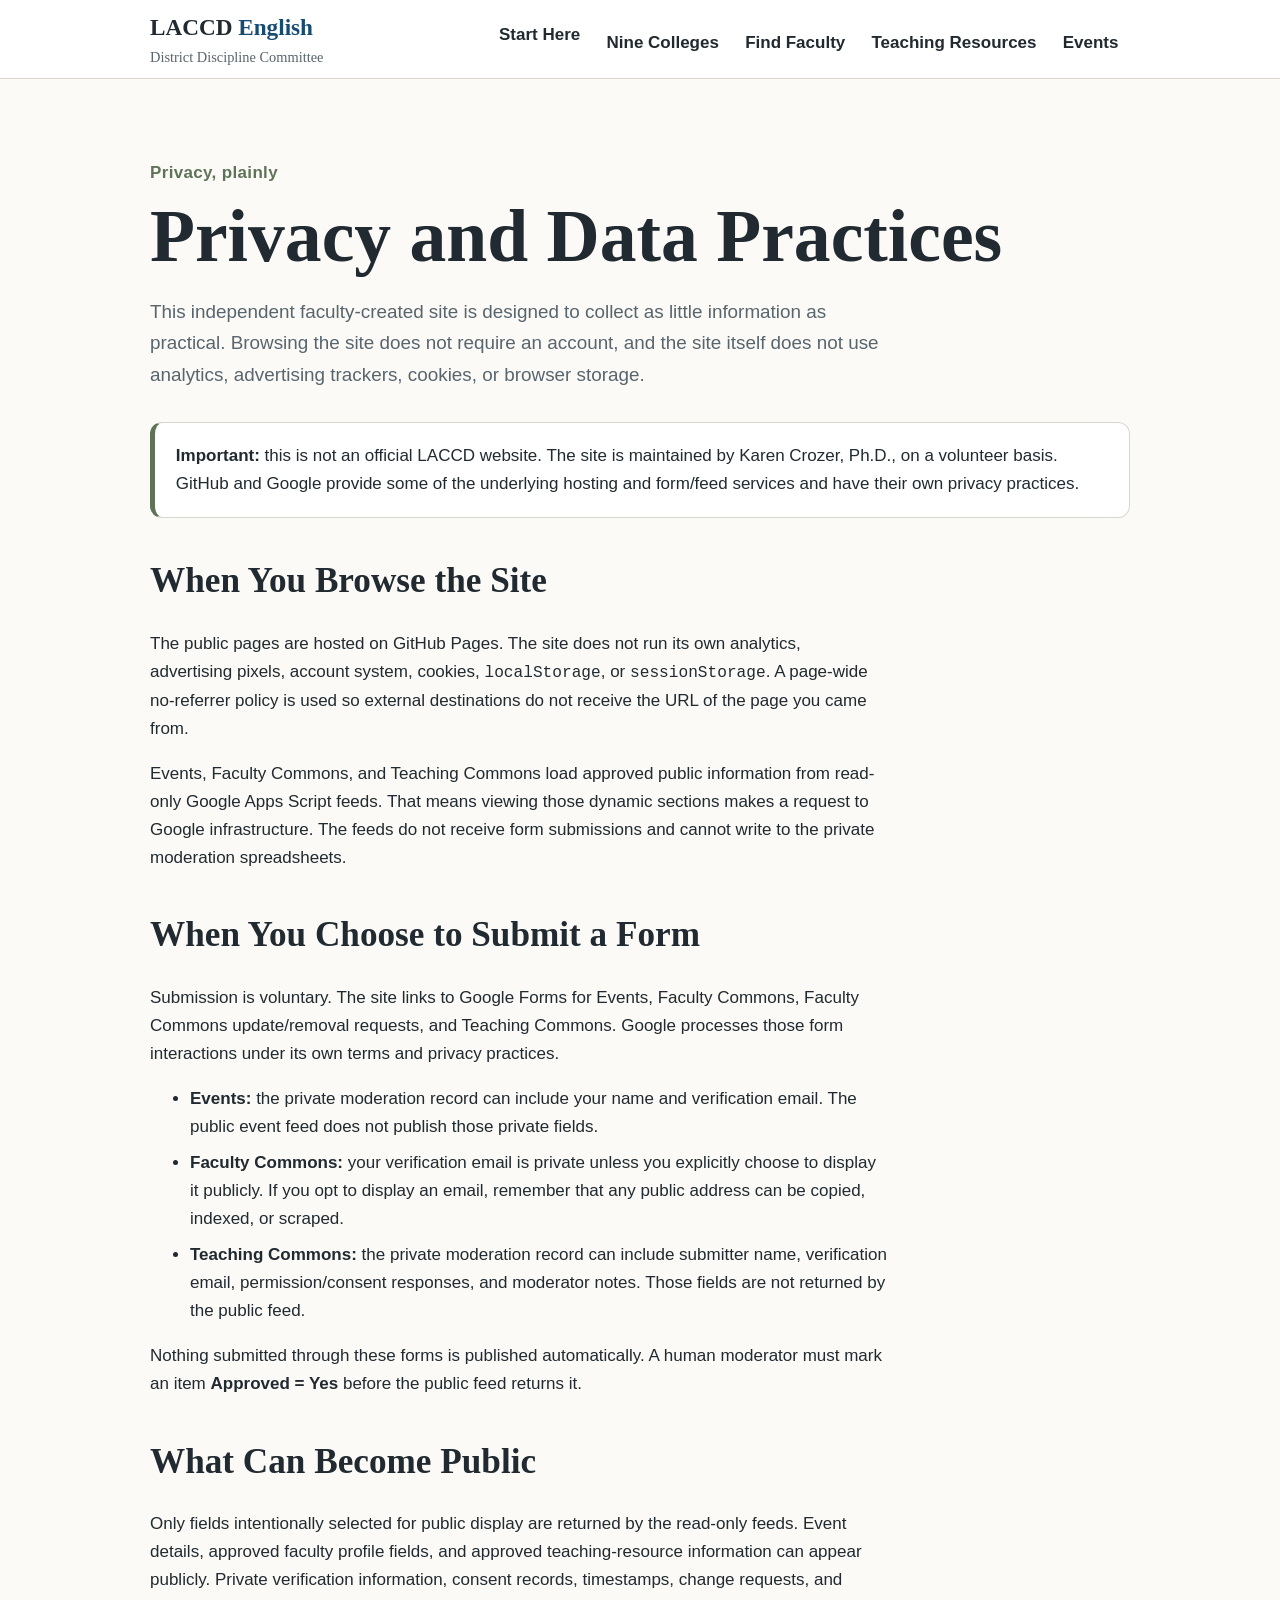
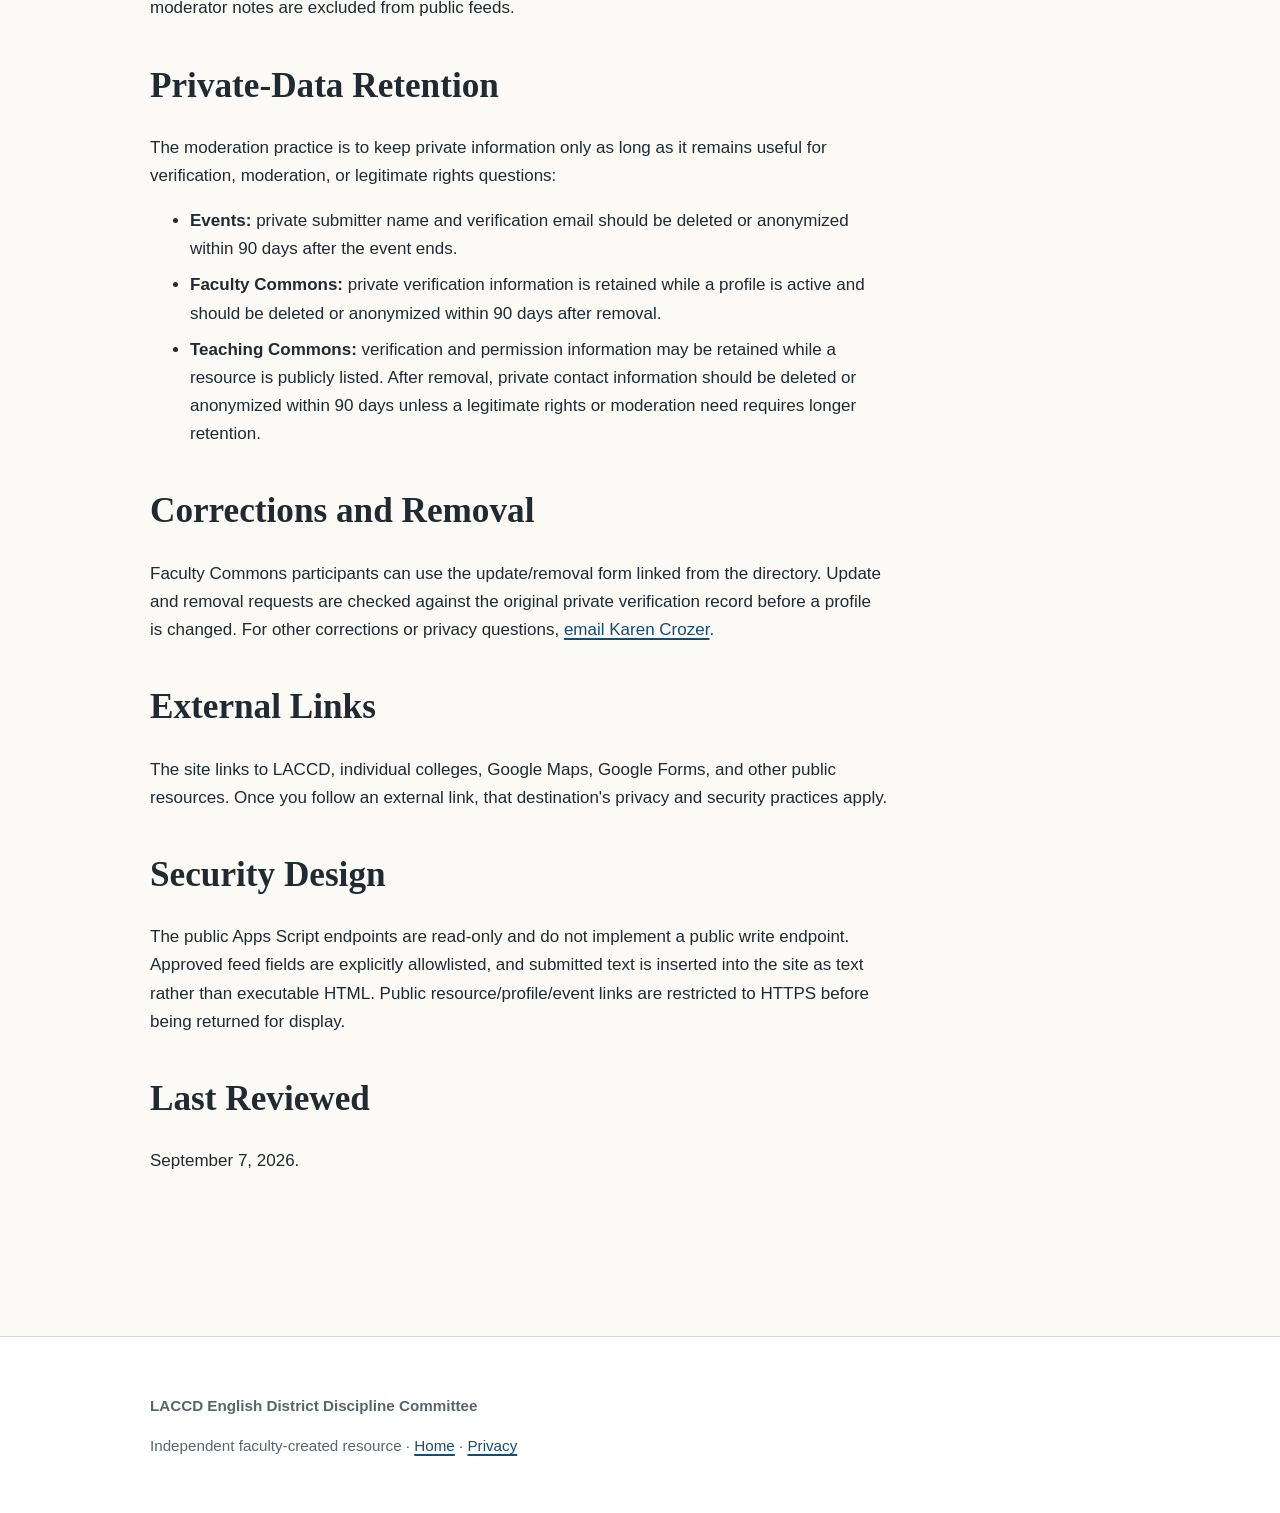
<file: privacy.html>
<!doctype html>
<html lang="en">
<head>
<meta charset="utf-8">
<meta name="viewport" content="width=device-width, initial-scale=1">
<meta name="referrer" content="no-referrer">
<title>Privacy and Data Practices | LACCD English DDC</title>
<meta name="description" content="Plain-language privacy and data practices for the independent LACCD English DDC faculty site.">
<link rel="icon" type="image/png" href="Englishfavicon.png">
<style>
:root{--vellum:#fbfaf6;--paper:#fff;--ink:#202a30;--muted:#58656d;--blue:#174c72;--blue-dark:#10364f;--green:#5f7359;--green-soft:#edf2e9;--rust:#9e513a;--line:#d9d6cc;--focus:#005fcc;--body:"Aptos","Segoe UI",Arial,sans-serif;--literary:"Iowan Old Style","Palatino Linotype",Georgia,serif;--oldbook:"Iowan Old Style","Palatino Linotype",Georgia,serif}
*{box-sizing:border-box}html{scroll-behavior:smooth}body{margin:0;color:var(--ink);background:var(--vellum);font-family:var(--body);font-size:1.0625rem;line-height:1.65}a{color:var(--blue);text-decoration-thickness:.11em;text-underline-offset:.18em}a:hover{color:var(--blue-dark)}a:focus-visible{outline:3px solid var(--focus);outline-offset:4px;border-radius:5px}.skip-link{position:absolute;left:1rem;top:-5rem;z-index:1000;padding:.75rem 1rem;color:#fff;background:var(--blue-dark)}.skip-link:focus{top:0}.wrap{width:min(980px,calc(100% - 2rem));margin-inline:auto}.site-header{background:rgb(255 255 255/.96);border-bottom:1px solid var(--line)}.header-inner{min-height:78px;display:flex;align-items:center;justify-content:space-between;gap:2rem}.brand{color:var(--ink);text-decoration:none}.brand-main{display:block;font-family:var(--literary);font-size:1.45rem;font-weight:750}.brand-main span{color:var(--blue)}.brand-small{display:block;color:var(--muted);font-family:var(--oldbook);font-size:.9rem}nav ul{display:flex;flex-wrap:wrap;gap:.2rem;margin:0;padding:0;list-style:none}nav a{display:block;padding:.65rem .72rem;color:var(--ink);border-radius:7px;font-weight:750;text-decoration:none}nav a:hover{background:var(--green-soft)}main{padding-block:clamp(3rem,7vw,5rem)}.eyebrow{margin:0 0 .5rem;color:var(--green);font-weight:800;letter-spacing:.02em}h1,h2{font-family:var(--literary);line-height:1.12;text-wrap:balance}h1{margin:0;font-size:clamp(2.6rem,6vw,4.6rem)}.lead{max-width:72ch;color:var(--muted);font-size:1.18rem}.notice{margin:2rem 0;padding:1.2rem 1.3rem;border:1px solid var(--line);border-left:5px solid var(--green);border-radius:12px;background:var(--paper)}section{margin-top:2.7rem;max-width:78ch}section h2{font-size:clamp(1.7rem,3vw,2.2rem)}li+li{margin-top:.5rem}code{font-size:.95em}footer{margin-top:4rem;background:#fff;border-top:1px solid var(--line)}.footer-inner{padding-block:2.5rem;color:var(--muted);font-size:.95rem}@media(max-width:820px){.header-inner{align-items:flex-start;flex-direction:column;padding-block:1rem}}@media(prefers-reduced-motion:reduce){html{scroll-behavior:auto}}
</style>
</head>
<body>
<a class="skip-link" href="#main">Skip to main content</a>
<header class="site-header">
  <div class="wrap header-inner">
    <a class="brand" href="index.html"><span class="brand-main">LACCD <span>English</span></span><span class="brand-small">District Discipline Committee</span></a>
    <nav aria-label="Primary navigation"><ul>
      <li><a href="index.html#start">Start Here</a></li>
      <li><a href="index.html#the-nine">Nine Colleges</a></li>
      <li><a href="faculty.html">Find Faculty</a></li>
      <li><a href="resources.html">Teaching Resources</a></li>
      <li><a href="events.html">Events</a></li>
    </ul></nav>
  </div>
</header>
<main id="main" class="wrap" tabindex="-1">
  <p class="eyebrow">Privacy, plainly</p>
  <h1>Privacy and Data Practices</h1>
  <p class="lead">This independent faculty-created site is designed to collect as little information as practical. Browsing the site does not require an account, and the site itself does not use analytics, advertising trackers, cookies, or browser storage.</p>

  <div class="notice"><strong>Important:</strong> this is not an official LACCD website. The site is maintained by Karen Crozer, Ph.D., on a volunteer basis. GitHub and Google provide some of the underlying hosting and form/feed services and have their own privacy practices.</div>

  <section aria-labelledby="browse-heading"><h2 id="browse-heading">When You Browse the Site</h2>
    <p>The public pages are hosted on GitHub Pages. The site does not run its own analytics, advertising pixels, account system, cookies, <code>localStorage</code>, or <code>sessionStorage</code>. A page-wide no-referrer policy is used so external destinations do not receive the URL of the page you came from.</p>
    <p>Events, Faculty Commons, and Teaching Commons load approved public information from read-only Google Apps Script feeds. That means viewing those dynamic sections makes a request to Google infrastructure. The feeds do not receive form submissions and cannot write to the private moderation spreadsheets.</p>
  </section>

  <section aria-labelledby="forms-heading"><h2 id="forms-heading">When You Choose to Submit a Form</h2>
    <p>Submission is voluntary. The site links to Google Forms for Events, Faculty Commons, Faculty Commons update/removal requests, and Teaching Commons. Google processes those form interactions under its own terms and privacy practices.</p>
    <ul>
      <li><strong>Events:</strong> the private moderation record can include your name and verification email. The public event feed does not publish those private fields.</li>
      <li><strong>Faculty Commons:</strong> your verification email is private unless you explicitly choose to display it publicly. If you opt to display an email, remember that any public address can be copied, indexed, or scraped.</li>
      <li><strong>Teaching Commons:</strong> the private moderation record can include submitter name, verification email, permission/consent responses, and moderator notes. Those fields are not returned by the public feed.</li>
    </ul>
    <p>Nothing submitted through these forms is published automatically. A human moderator must mark an item <strong>Approved = Yes</strong> before the public feed returns it.</p>
  </section>

  <section aria-labelledby="public-heading"><h2 id="public-heading">What Can Become Public</h2>
    <p>Only fields intentionally selected for public display are returned by the read-only feeds. Event details, approved faculty profile fields, and approved teaching-resource information can appear publicly. Private verification information, consent records, timestamps, change requests, and moderator notes are excluded from public feeds.</p>
  </section>

  <section aria-labelledby="retention-heading"><h2 id="retention-heading">Private-Data Retention</h2>
    <p>The moderation practice is to keep private information only as long as it remains useful for verification, moderation, or legitimate rights questions:</p>
    <ul>
      <li><strong>Events:</strong> private submitter name and verification email should be deleted or anonymized within 90 days after the event ends.</li>
      <li><strong>Faculty Commons:</strong> private verification information is retained while a profile is active and should be deleted or anonymized within 90 days after removal.</li>
      <li><strong>Teaching Commons:</strong> verification and permission information may be retained while a resource is publicly listed. After removal, private contact information should be deleted or anonymized within 90 days unless a legitimate rights or moderation need requires longer retention.</li>
    </ul>
  </section>

  <section aria-labelledby="changes-heading"><h2 id="changes-heading">Corrections and Removal</h2>
    <p>Faculty Commons participants can use the update/removal form linked from the directory. Update and removal requests are checked against the original private verification record before a profile is changed. For other corrections or privacy questions, <a href="mailto:crozerkj@laccd.edu">email Karen Crozer</a>.</p>
  </section>

  <section aria-labelledby="external-heading"><h2 id="external-heading">External Links</h2>
    <p>The site links to LACCD, individual colleges, Google Maps, Google Forms, and other public resources. Once you follow an external link, that destination's privacy and security practices apply.</p>
  </section>

  <section aria-labelledby="security-heading"><h2 id="security-heading">Security Design</h2>
    <p>The public Apps Script endpoints are read-only and do not implement a public write endpoint. Approved feed fields are explicitly allowlisted, and submitted text is inserted into the site as text rather than executable HTML. Public resource/profile/event links are restricted to HTTPS before being returned for display.</p>
  </section>

  <section aria-labelledby="updated-heading"><h2 id="updated-heading">Last Reviewed</h2><p>September 7, 2026.</p></section>
</main>
<footer><div class="wrap footer-inner"><p><strong>LACCD English District Discipline Committee</strong></p><p>Independent faculty-created resource · <a href="index.html">Home</a> · <a href="privacy.html" aria-current="page">Privacy</a></p></div></footer>
</body>
</html>
</file>
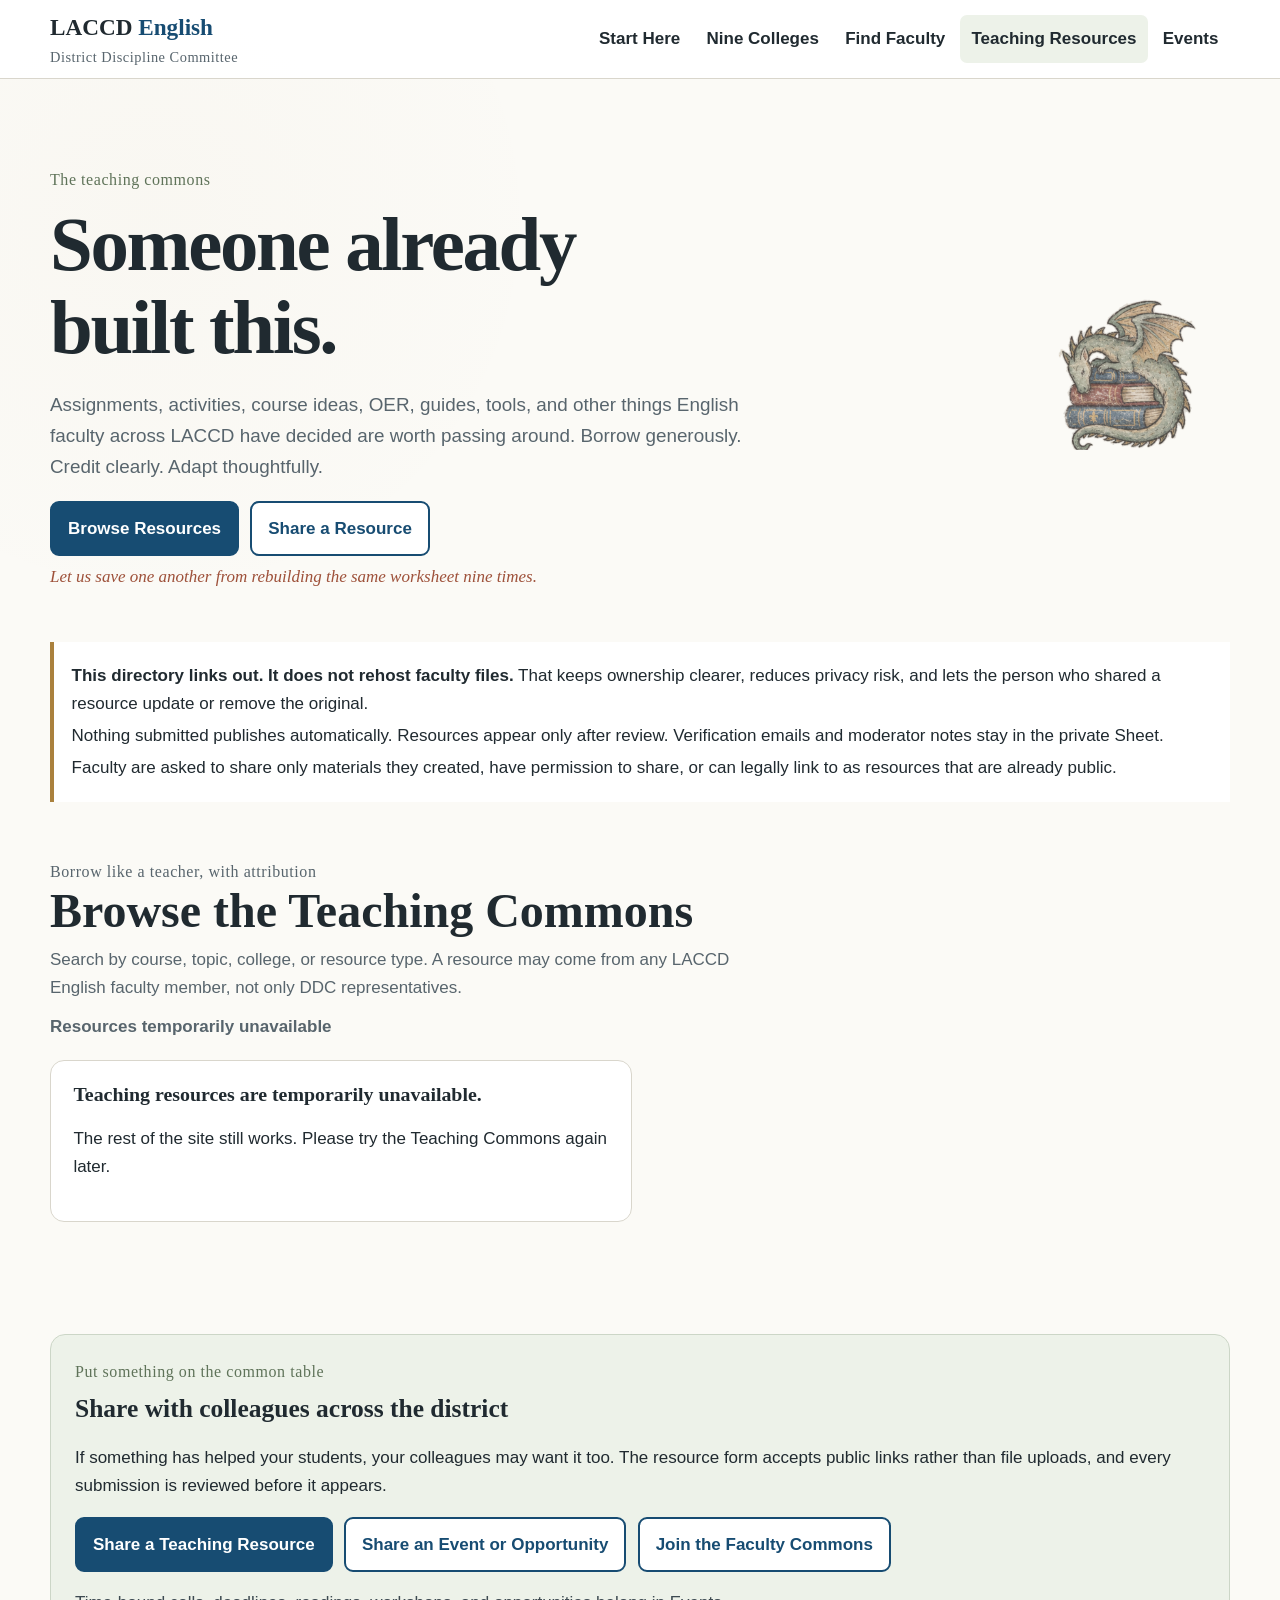
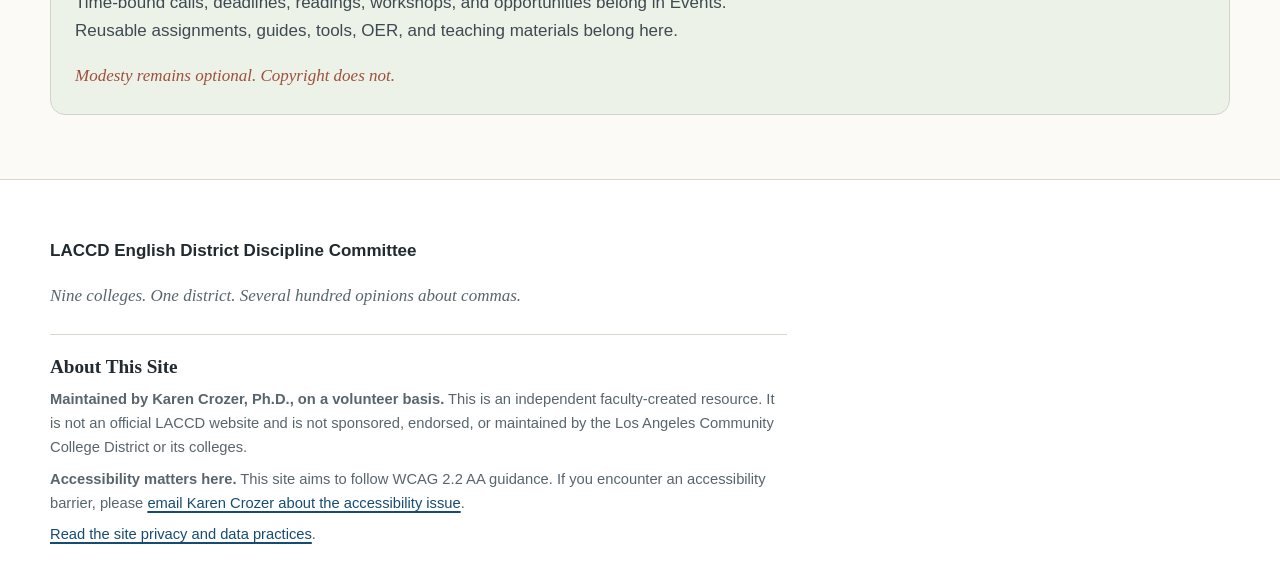
<file: resources.html>
<!doctype html>
<html lang="en">
<head>
<meta charset="utf-8">
<meta name="viewport" content="width=device-width, initial-scale=1">

<meta name="referrer" content="no-referrer">
<title>Teaching Commons | LACCD English DDC</title>
<meta name="description" content="Teaching resources shared by LACCD English faculty across the nine colleges, with a moderated public submission process.">
<link rel="icon" type="image/png" href="Englishfavicon.png">
<style>
:root{--vellum:#fbfaf6;--paper:#fff;--ink:#202a30;--muted:#58656d;--blue:#174c72;--blue-dark:#10364f;--green:#5f7359;--green-soft:#edf2e9;--rust:#9e513a;--gold:#aa813d;--line:#d9d6cc;--focus:#005fcc;--body:"Atkinson Hyperlegible","Aptos","Segoe UI",Arial,sans-serif;--literary:"Fraunces","Iowan Old Style","Palatino Linotype",Georgia,serif;--oldbook:"IM FELL English","Iowan Old Style",Georgia,serif;--oldbook-sc:"IM FELL English SC",Georgia,serif}
*{box-sizing:border-box}html{scroll-behavior:smooth}body{margin:0;color:var(--ink);background:radial-gradient(circle at 12% 10%,rgb(170 129 61/.025),transparent 25rem),var(--vellum);font-family:var(--body);font-size:1.0625rem;line-height:1.65}a{color:var(--blue);text-decoration-thickness:.11em;text-underline-offset:.18em}a:hover{color:var(--blue-dark)}a:focus-visible,button:focus-visible,input:focus-visible,select:focus-visible{outline:3px solid var(--focus);outline-offset:4px;border-radius:5px}.skip-link{position:absolute;left:1rem;top:-5rem;z-index:1000;padding:.75rem 1rem;color:#fff;background:var(--blue-dark)}.skip-link:focus{top:0}.wrap{width:min(1180px,calc(100% - 2rem));margin-inline:auto}.site-header{background:rgb(255 255 255/.96);border-bottom:1px solid var(--line)}.header-inner{min-height:78px;display:flex;align-items:center;justify-content:space-between;gap:2rem}.brand{color:var(--ink);text-decoration:none}.brand-main{display:block;font-family:var(--literary);font-size:1.45rem;font-weight:750}.brand-main span{color:var(--blue)}.brand-small{display:block;color:var(--muted);font-family:var(--oldbook-sc);font-size:.9rem;letter-spacing:.035em}nav ul{display:flex;flex-wrap:wrap;gap:.2rem;margin:0;padding:0;list-style:none}nav a{display:block;padding:.65rem .72rem;color:var(--ink);border-radius:7px;font-weight:750;text-decoration:none}nav a:hover,nav a[aria-current="page"]{background:var(--green-soft)}.page-hero{display:grid;grid-template-columns:minmax(0,1.5fr) 190px;gap:2rem;align-items:center;padding-block:clamp(3.5rem,7vw,5.5rem) 2rem}.eyebrow{margin:0 0 .65rem;color:var(--green);font-family:var(--oldbook-sc);font-size:1rem;letter-spacing:.035em}h1,h2,h3{font-family:var(--literary);line-height:1.08;text-wrap:balance}h1{max-width:17ch;margin:0;font-size:clamp(2.7rem,6vw,4.9rem);letter-spacing:-.03em}.page-lead{max-width:70ch;color:var(--muted);font-size:1.18rem}.keeper{width:175px;max-width:100%;opacity:.84;filter:saturate(.78) contrast(.96)}.marginal-note{margin:.4rem 0 0;color:var(--rust);font-family:var(--oldbook);font-style:italic}.button{min-height:48px;display:inline-flex;align-items:center;justify-content:center;padding:.72rem 1rem;border:2px solid var(--blue);border-radius:9px;font-weight:800;text-decoration:none}.button.primary{color:#fff;background:var(--blue)}.button.primary:hover{color:#fff;background:var(--blue-dark)}.button.secondary{background:#fff}.button.is-disabled{opacity:.65;pointer-events:none}.hero-actions{display:flex;flex-wrap:wrap;gap:.7rem;margin-top:1.2rem}.directory-wrap{padding-block:1rem 4rem}.directory-heading h2{margin:0;font-size:clamp(2rem,4vw,3rem)}.directory-heading p{max-width:72ch;margin:.55rem 0 0;color:var(--muted)}footer{margin-top:4rem;background:#fff;border-top:1px solid var(--line)}.footer-inner{padding-block:2.5rem}.footer-joke{color:var(--muted);font-family:var(--oldbook);font-style:italic}.footer-notes{margin-top:1.5rem;padding-top:1.35rem;border-top:1px solid var(--line);max-width:78ch}.footer-notes h2{margin:0 0 .55rem;font-size:1.2rem}.footer-notes p{margin:.45rem 0 0;color:var(--muted);font-size:.92rem}@media(max-width:820px){.header-inner{align-items:flex-start;flex-direction:column;padding-block:1rem}.page-hero{grid-template-columns:1fr}.keeper{width:135px}}@media(prefers-reduced-motion:reduce){html{scroll-behavior:auto}}
</style>
<link rel="stylesheet" href="assets/css/resources.css">
</head>
<body>
<a class="skip-link" href="#main">Skip to main content</a>
<header class="site-header">
  <div class="wrap header-inner">
    <a class="brand" href="index.html"><span class="brand-main">LACCD <span>English</span></span><span class="brand-small">District Discipline Committee</span></a>
    <nav aria-label="Main navigation"><ul>
      <li><a href="index.html#start">Start Here</a></li>
      <li><a href="index.html#the-nine">Nine Colleges</a></li>
      <li><a href="faculty.html">Find Faculty</a></li>
      <li><a href="resources.html" aria-current="page">Teaching Resources</a></li>
      <li><a href="events.html">Events</a></li>
    </ul></nav>
  </div>
</header>
<main id="main" class="wrap">
  <section class="page-hero" aria-labelledby="page-title">
    <div>
      <p class="eyebrow">The teaching commons</p>
      <h1 id="page-title">Someone already built this.</h1>
      <p class="page-lead">Assignments, activities, course ideas, OER, guides, tools, and other things English faculty across LACCD have decided are worth passing around. Borrow generously. Credit clearly. Adapt thoughtfully.</p>
      <div class="hero-actions">
        <a class="button primary" href="#resources">Browse Resources</a>
        <a class="button secondary" data-resource-submit-link href="https://docs.google.com/forms/d/e/1FAIpQLSc_yJNdA733eMfsUshHtS3ATtTWFbKLX5TGs8Kc-UE_TB434A/viewform" target="_blank" rel="noopener noreferrer">Share a Resource</a>
      </div>
      <p class="marginal-note">Let us save one another from rebuilding the same worksheet nine times.</p>
    </div>
    <div aria-hidden="true"><img class="keeper" src="assets/marginalia/keeper-dragon-flipped.png" alt=""></div>
  </section>

  <aside class="resource-intro-note" aria-label="How the Teaching Commons works">
    <p><strong>This directory links out. It does not rehost faculty files.</strong> That keeps ownership clearer, reduces privacy risk, and lets the person who shared a resource update or remove the original.</p>
    <p>Nothing submitted publishes automatically. Resources appear only after review. Verification emails and moderator notes stay in the private Sheet.</p>
    <p>Faculty are asked to share only materials they created, have permission to share, or can legally link to as resources that are already public.</p>
  </aside>

  <section id="resources" class="directory-wrap" aria-labelledby="resources-title">
    <div class="directory-heading">
      <p class="eyebrow">Borrow like a teacher, with attribution</p>
      <h2 id="resources-title">Browse the Teaching Commons</h2>
      <p>Search by course, topic, college, or resource type. A resource may come from any LACCD English faculty member, not only DDC representatives.</p>
    </div>

    <form class="resource-controls" data-resource-controls hidden aria-label="Filter teaching resources" onsubmit="return false;">
      <div class="resource-controls-grid">
        <div class="resource-field"><label for="resource-search">Search</label><input id="resource-search" data-resource-filter type="search" placeholder="Course, topic, title, keyword..."></div>
        <div class="resource-field"><label for="resource-type-filter">Resource type</label><select id="resource-type-filter" data-resource-filter><option value="">All types</option></select></div>
        <div class="resource-field"><label for="resource-college-filter">College</label><select id="resource-college-filter" data-resource-filter><option value="">All colleges</option></select></div>
      </div>
      <p><button class="resource-reset" data-resource-reset type="button">Clear filters</button></p>
    </form>

    <p class="resource-count" data-resource-count aria-live="polite">Loading teaching resources...</p>
    <div class="resource-grid" data-resource-list>
      <div class="resource-empty"><h3>Opening the cupboard...</h3><p>The dragon is checking which materials have been shared.</p></div>
    </div>
  </section>

  <section id="share" class="share-panel" aria-labelledby="share-title">
    <p class="eyebrow">Put something on the common table</p>
    <h2 id="share-title">Share with colleagues across the district</h2>
    <p>If something has helped your students, your colleagues may want it too. The resource form accepts public links rather than file uploads, and every submission is reviewed before it appears.</p>
    <div class="share-actions">
      <a class="button primary" data-resource-submit-link href="https://docs.google.com/forms/d/e/1FAIpQLSc_yJNdA733eMfsUshHtS3ATtTWFbKLX5TGs8Kc-UE_TB434A/viewform" target="_blank" rel="noopener noreferrer">Share a Teaching Resource</a>
      <a class="button secondary" data-event-submit-link href="events.html#share-event">Share an Event or Opportunity</a>
      <a class="button secondary" href="faculty.html#join">Join the Faculty Commons</a>
    </div>
    <p class="share-help">Time-bound calls, deadlines, readings, workshops, and opportunities belong in Events. Reusable assignments, guides, tools, OER, and teaching materials belong here.</p>
    <p class="marginal-note">Modesty remains optional. Copyright does not.</p>
  </section>
</main>
<footer><div class="wrap footer-inner">
  <p><strong>LACCD English District Discipline Committee</strong></p>
  <p class="footer-joke">Nine colleges. One district. Several hundred opinions about commas.</p>
  <section class="footer-notes" aria-labelledby="about-site-heading">
    <h2 id="about-site-heading">About This Site</h2>
    <p><strong>Maintained by Karen Crozer, Ph.D., on a volunteer basis.</strong> This is an independent faculty-created resource. It is not an official LACCD website and is not sponsored, endorsed, or maintained by the Los Angeles Community College District or its colleges.</p>
    <p><strong>Accessibility matters here.</strong> This site aims to follow WCAG 2.2 AA guidance. If you encounter an accessibility barrier, please <a href="mailto:crozerkj@laccd.edu">email Karen Crozer about the accessibility issue</a>.</p>
      <p><a href="privacy.html">Read the site privacy and data practices</a>.</p>
  </section>
</div></footer>
<script src="config.js?v=20260907-2"></script>
<script src="assets/js/resources.js?v=20260907-2"></script>
</body>
</html>
</file>
<file: assets/css/events.css>
/* Shared event cards and Around the District components. */
.events-section { padding-block: 1rem 5rem; }
.events-heading-row { display: flex; justify-content: space-between; align-items: end; gap: 1rem; margin-bottom: 1.2rem; }
.events-heading-row .section-intro { margin-bottom: 0; }
.events-heading-actions { display: flex; flex-wrap: wrap; gap: .7rem; justify-content: flex-end; }
.events-list { display: grid; gap: 1rem; }
.event-card { display: grid; grid-template-columns: 88px minmax(0, 1fr); gap: 1.15rem; padding: 1.25rem; background: var(--paper, #fff); border: 1px solid var(--line, #d9d6cc); border-radius: 15px; box-shadow: 0 3px 12px rgb(32 42 48 / .045); }
.event-date { align-self: start; overflow: hidden; text-align: center; background: #fbfaf6; border: 1px solid var(--line, #d9d6cc); border-radius: 11px; }
.event-month { display: block; padding: .25rem .35rem; color: #fff; background: var(--rust, #9e513a); font-family: var(--oldbook-sc, Georgia, serif); font-size: .82rem; letter-spacing: .04em; }
.event-day { display: block; padding: .4rem .25rem .5rem; color: var(--blue-dark, #10364f); font-family: var(--literary, Georgia, serif); font-size: 2rem; font-weight: 750; line-height: 1; }
.event-content h3 { margin: .1rem 0 .3rem; font-size: clamp(1.35rem, 2.6vw, 1.7rem); }
.event-kicker { margin: 0 0 .15rem; color: var(--green, #60745a); font-family: var(--oldbook-sc, Georgia, serif); font-size: .88rem; letter-spacing: .025em; }
.event-when { margin: 0 0 .55rem; color: var(--ink, #202a30); font-weight: 800; }
.event-description,.event-where,.event-sponsor,.event-audience,.event-accessibility { margin: .42rem 0 0; color: var(--muted, #58656d); }
.event-accessibility { padding-left: .7rem; border-left: 3px solid var(--gold, #aa813d); }
.event-actions { display: flex; flex-wrap: wrap; gap: .55rem .9rem; align-items: center; margin-top: .9rem; }
.event-action-link,.event-action-button { color: var(--blue, #174c72); font: inherit; font-weight: 750; text-decoration: underline; text-decoration-thickness: .11em; text-underline-offset: .18em; }
.event-action-button { min-height: 44px; display: inline-flex; align-items: center; padding: .35rem .2rem; border: 0; background: transparent; cursor: pointer; }
.event-action-link:hover,.event-action-button:hover { color: var(--blue-dark, #10364f); }
.event-empty { padding: 1.35rem; background: white; border: 1px dashed #c9c5ba; border-radius: 14px; }
.event-empty h3 { margin: 0 0 .35rem; }
.event-empty p { margin: 0 0 .8rem; color: var(--muted, #58656d); }
.event-more { margin-top: 1rem; }
.event-bird { width: 126px; height: auto; opacity: .82; filter: saturate(.78) contrast(.96); }
.event-bird-note { margin: .2rem 0 0; color: var(--rust, #9e513a); font-family: var(--oldbook, Georgia, serif); font-size: .96rem; font-style: italic; }
.event-filters { display: grid; grid-template-columns: 1.2fr 1fr 1fr auto; gap: .8rem; align-items: end; margin: 0 0 1.3rem; padding: 1rem; background: #fff; border: 1px solid var(--line, #d9d6cc); border-radius: 14px; }
.event-filter-field label { display: block; margin-bottom: .25rem; color: var(--ink, #202a30); font-weight: 800; }
.event-filter-field input,.event-filter-field select { width: 100%; min-height: 46px; padding: .65rem .7rem; color: var(--ink, #202a30); background: #fff; border: 1px solid #77848a; border-radius: 8px; font: inherit; }
.event-filter-field input:focus-visible,.event-filter-field select:focus-visible { outline: 3px solid var(--focus, #005fcc); outline-offset: 2px; }
.event-filter-reset { min-height: 46px; padding: .65rem .85rem; color: var(--blue, #174c72); background: #fff; border: 1px solid var(--blue, #174c72); border-radius: 8px; font: inherit; font-weight: 800; cursor: pointer; }
.event-filter-reset:hover { background: var(--green-soft, #edf2e9); }
.event-count { margin: .2rem 0 1rem; color: var(--muted, #58656d); font-size: .96rem; }
.button.is-disabled,[aria-disabled="true"].button { opacity: .65; cursor: not-allowed; pointer-events: none; }

@media (max-width: 780px) {
  .events-heading-row { align-items: flex-start; flex-direction: column; }
  .events-heading-actions { justify-content: flex-start; }
  .event-filters { grid-template-columns: 1fr 1fr; }
}
@media (max-width: 560px) {
  .event-card { grid-template-columns: 64px minmax(0, 1fr); gap: .8rem; padding: 1rem; }
  .event-day { font-size: 1.65rem; }
  .event-filters { grid-template-columns: 1fr; }
}

/* Progressive complexity and provenance note. */
.event-filters[hidden] { display: none !important; }
.events-source-note { margin: -.2rem 0 1.1rem; max-width: 74ch; color: var(--muted, #58656d); font-size: .94rem; }
</file>
<file: assets/css/faculty.css>
.faculty-controls {
  margin: 1.25rem 0 1rem;
  padding: 1rem;
  background: #fff;
  border: 1px solid var(--line, #d9d6cc);
  border-radius: 14px;
}
.faculty-controls-grid {
  display: grid;
  grid-template-columns: minmax(220px, 1.5fr) repeat(3, minmax(160px, .8fr));
  gap: .9rem;
  align-items: end;
}
.faculty-field label {
  display: block;
  margin-bottom: .3rem;
  font-weight: 800;
}
.faculty-field input,
.faculty-field select {
  width: 100%;
  min-height: 48px;
  padding: .65rem .75rem;
  border: 1px solid #77848a;
  border-radius: 8px;
  background: #fff;
  color: var(--ink, #202a30);
  font: inherit;
}
.faculty-reset {
  min-height: 48px;
  padding: .65rem .9rem;
  border: 2px solid var(--blue, #174c72);
  border-radius: 8px;
  background: #fff;
  color: var(--blue, #174c72);
  font: inherit;
  font-weight: 800;
  cursor: pointer;
}
.faculty-count {
  margin: .7rem 0 1.2rem;
  color: var(--muted, #58656d);
  font-weight: 700;
}
.faculty-grid {
  display: grid;
  grid-template-columns: repeat(2, minmax(0, 1fr));
  gap: 1rem;
}
.faculty-card {
  display: flex;
  flex-direction: column;
  min-width: 0;
  padding: 1.2rem;
  background: #fff;
  border: 1px solid var(--line, #d9d6cc);
  border-radius: 15px;
  box-shadow: 0 10px 26px rgb(32 42 48 / .035);
}
.faculty-card .college-label {
  margin: 0 0 .35rem;
  color: var(--green, #60745a);
  font-family: var(--oldbook-sc, Georgia, serif);
  font-size: .88rem;
  letter-spacing: .035em;
}
.faculty-card h3 {
  margin: 0;
  font-size: clamp(1.45rem, 2.5vw, 2rem);
}
.faculty-role {
  margin: .3rem 0 0;
  color: var(--muted, #58656d);
  font-weight: 700;
}
.faculty-block {
  margin-top: 1rem;
}
.faculty-block h4 {
  margin: 0 0 .2rem;
  font-family: var(--body, sans-serif);
  font-size: .98rem;
}
.faculty-block p {
  margin: .15rem 0 0;
}
.faculty-interest-list,
.faculty-connection-list {
  display: flex;
  flex-wrap: wrap;
  gap: .42rem;
  margin: .6rem 0 0;
  padding: 0;
  list-style: none;
}
.faculty-interest-list li {
  padding: .28rem .55rem;
  border: 1px solid #cfd8cb;
  border-radius: 999px;
  background: var(--green-soft, #edf2e9);
  font-size: .9rem;
}
.faculty-connection-list li {
  padding: .3rem .55rem;
  border-radius: 7px;
  background: #f5f3ed;
  color: #3d4a51;
  font-size: .9rem;
  font-weight: 700;
}
.faculty-card-actions {
  display: flex;
  flex-wrap: wrap;
  gap: .55rem;
  margin-top: auto;
  padding-top: 1.1rem;
}
.faculty-card-actions a {
  min-height: 44px;
  display: inline-flex;
  align-items: center;
  padding: .45rem .65rem;
  border: 1px solid var(--blue, #174c72);
  border-radius: 8px;
  font-weight: 800;
  text-decoration: none;
}
.faculty-human-note {
  margin: .8rem 0 0;
  color: var(--rust, #9e513a);
  font-family: var(--oldbook, Georgia, serif);
  font-style: italic;
}
.faculty-empty,
.faculty-error {
  padding: 1.4rem;
  background: #fff;
  border: 1px solid var(--line, #d9d6cc);
  border-radius: 14px;
}
.faculty-empty h3,
.faculty-error h3 {
  margin-top: 0;
}
.faculty-intro-note {
  margin: 1.2rem 0 0;
  padding: 1rem 1.1rem;
  border-left: 4px solid var(--gold, #aa813d);
  background: #fff;
}
.faculty-intro-note p { margin: .25rem 0; }
.faculty-join-panel {
  margin-top: 3rem;
  padding: 1.5rem;
  border: 1px solid #ccd6c7;
  border-radius: 15px;
  background: var(--green-soft, #edf2e9);
}
.faculty-join-panel h2 { margin-top: 0; }
.faculty-join-actions { display: flex; flex-wrap: wrap; gap: .7rem; }
.faculty-join-actions .button { min-height: 48px; }
@media (max-width: 900px) {
  .faculty-controls-grid { grid-template-columns: 1fr 1fr; }
}
@media (max-width: 720px) {
  .faculty-grid { grid-template-columns: 1fr; }
  .faculty-controls-grid { grid-template-columns: 1fr; }
}
</file>
<file: assets/css/resources.css>
.resource-controls{margin:1.25rem 0 1rem;padding:1rem;background:#fff;border:1px solid var(--line,#d9d6cc);border-radius:14px}.resource-controls-grid{display:grid;grid-template-columns:minmax(240px,1.5fr) repeat(2,minmax(180px,.8fr));gap:.9rem;align-items:end}.resource-field label{display:block;margin-bottom:.3rem;font-weight:800}.resource-field input,.resource-field select{width:100%;min-height:48px;padding:.65rem .75rem;border:1px solid #77848a;border-radius:8px;background:#fff;color:var(--ink,#202a30);font:inherit}.resource-reset{min-height:48px;padding:.65rem .9rem;border:2px solid var(--blue,#174c72);border-radius:8px;background:#fff;color:var(--blue,#174c72);font:inherit;font-weight:800;cursor:pointer}.resource-count{margin:.7rem 0 1.2rem;color:var(--muted,#58656d);font-weight:700}.resource-grid{display:grid;grid-template-columns:repeat(2,minmax(0,1fr));gap:1rem}.resource-card{display:flex;flex-direction:column;min-width:0;padding:1.2rem;background:#fff;border:1px solid var(--line,#d9d6cc);border-radius:15px;box-shadow:0 10px 26px rgb(32 42 48/.035)}.resource-card .resource-type{margin:0 0 .35rem;color:var(--green,#60745a);font-family:var(--oldbook-sc,Georgia,serif);font-size:.88rem;letter-spacing:.035em}.resource-card h3{margin:0;font-size:clamp(1.45rem,2.5vw,2rem)}.resource-meta{margin:.45rem 0 0;color:var(--muted,#58656d);font-weight:700}.resource-description{margin:.85rem 0 0}.resource-detail{margin-top:.9rem}.resource-detail h4{margin:0 0 .15rem;font-family:var(--body,sans-serif);font-size:.98rem}.resource-detail p{margin:.1rem 0}.resource-tags{display:flex;flex-wrap:wrap;gap:.42rem;margin:.8rem 0 0;padding:0;list-style:none}.resource-tags li{padding:.28rem .55rem;border:1px solid #cfd8cb;border-radius:999px;background:var(--green-soft,#edf2e9);font-size:.9rem}.resource-actions{margin-top:auto;padding-top:1.1rem}.resource-actions a{min-height:44px;display:inline-flex;align-items:center;padding:.45rem .65rem;border:1px solid var(--blue,#174c72);border-radius:8px;font-weight:800;text-decoration:none}.resource-credit{margin:.75rem 0 0;color:var(--rust,#9e513a);font-family:var(--oldbook,Georgia,serif);font-style:italic}.resource-empty,.resource-error{padding:1.4rem;background:#fff;border:1px solid var(--line,#d9d6cc);border-radius:14px}.resource-empty h3,.resource-error h3{margin-top:0}.resource-intro-note{margin:1.2rem 0 2rem;padding:1rem 1.1rem;border-left:4px solid var(--gold,#aa813d);background:#fff}.resource-intro-note p{margin:.25rem 0}.share-panel{margin-top:3rem;padding:1.5rem;border:1px solid #ccd6c7;border-radius:15px;background:var(--green-soft,#edf2e9)}.share-panel h2{margin-top:0}.share-actions{display:flex;flex-wrap:wrap;gap:.7rem}.share-help{max-width:75ch;color:#3d4a51}@media(max-width:850px){.resource-controls-grid{grid-template-columns:1fr 1fr}.resource-grid{grid-template-columns:1fr}}@media(max-width:620px){.resource-controls-grid{grid-template-columns:1fr}}
</file>
